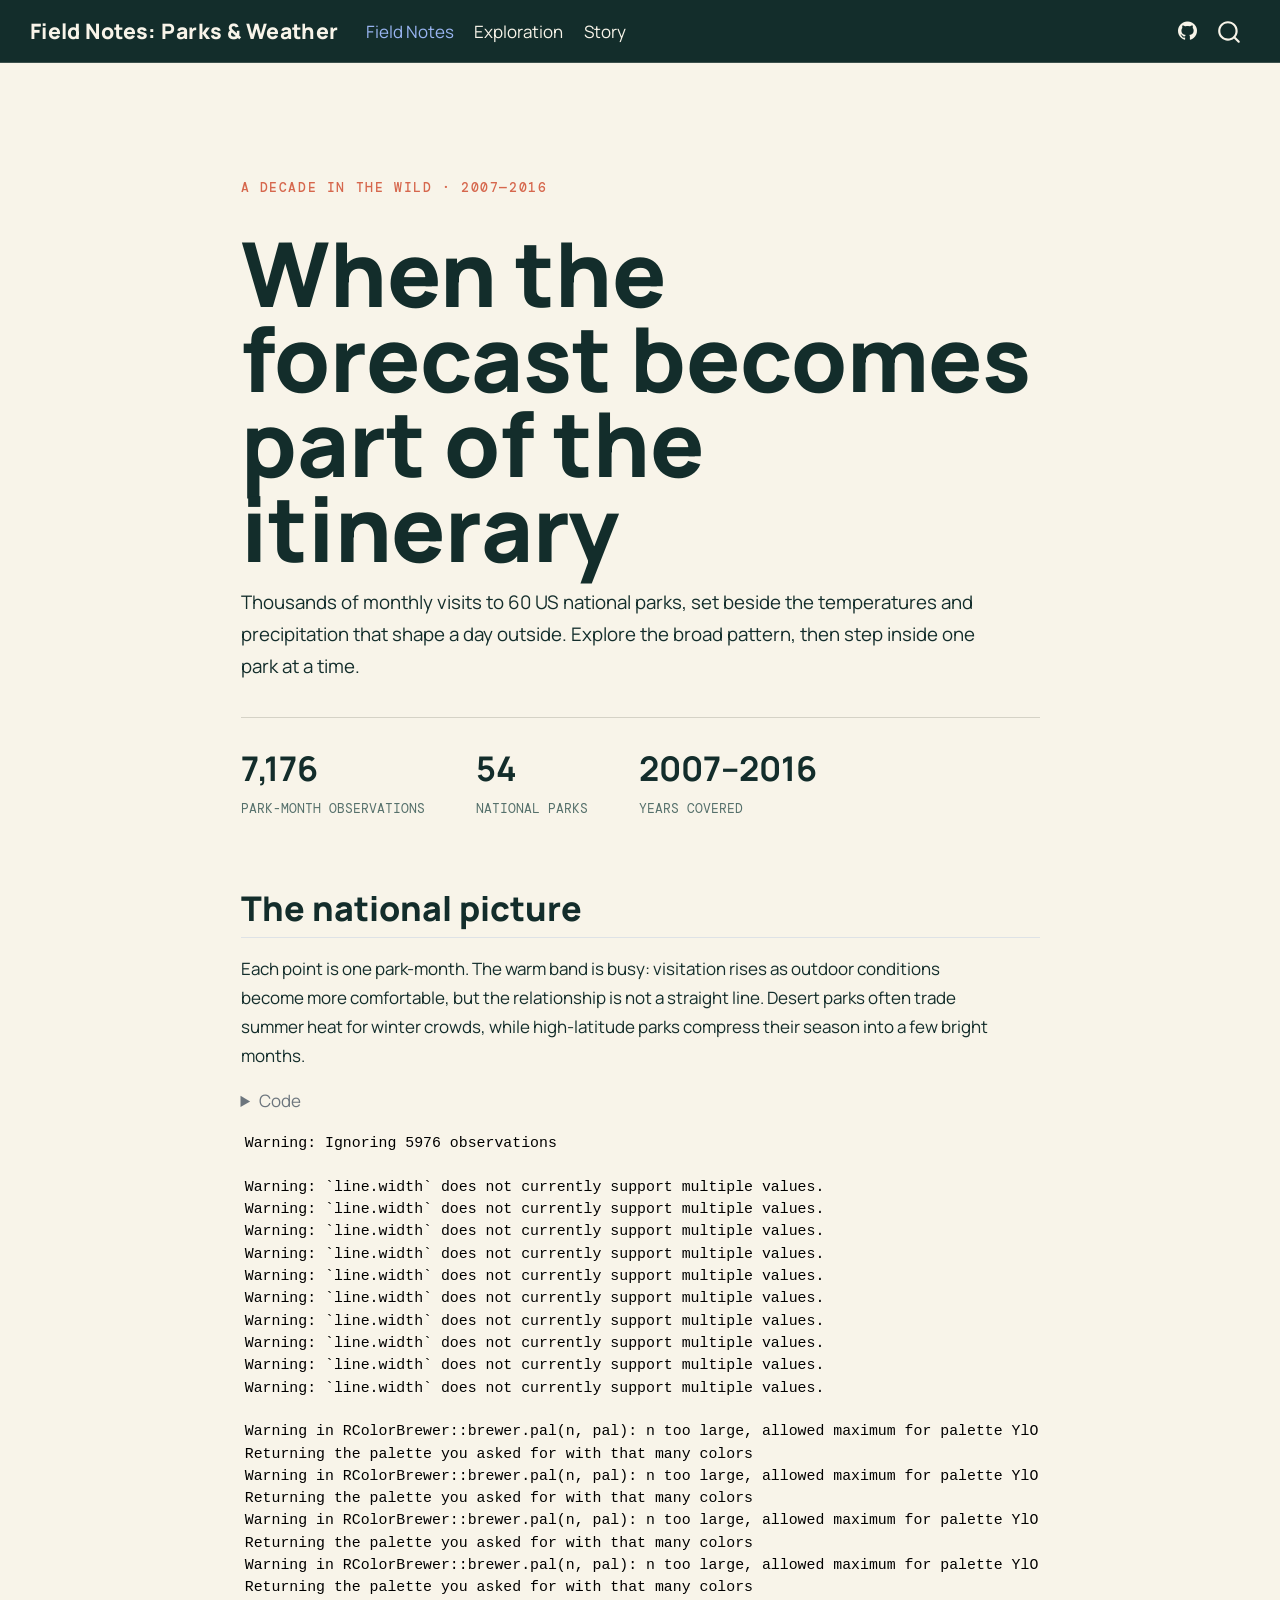
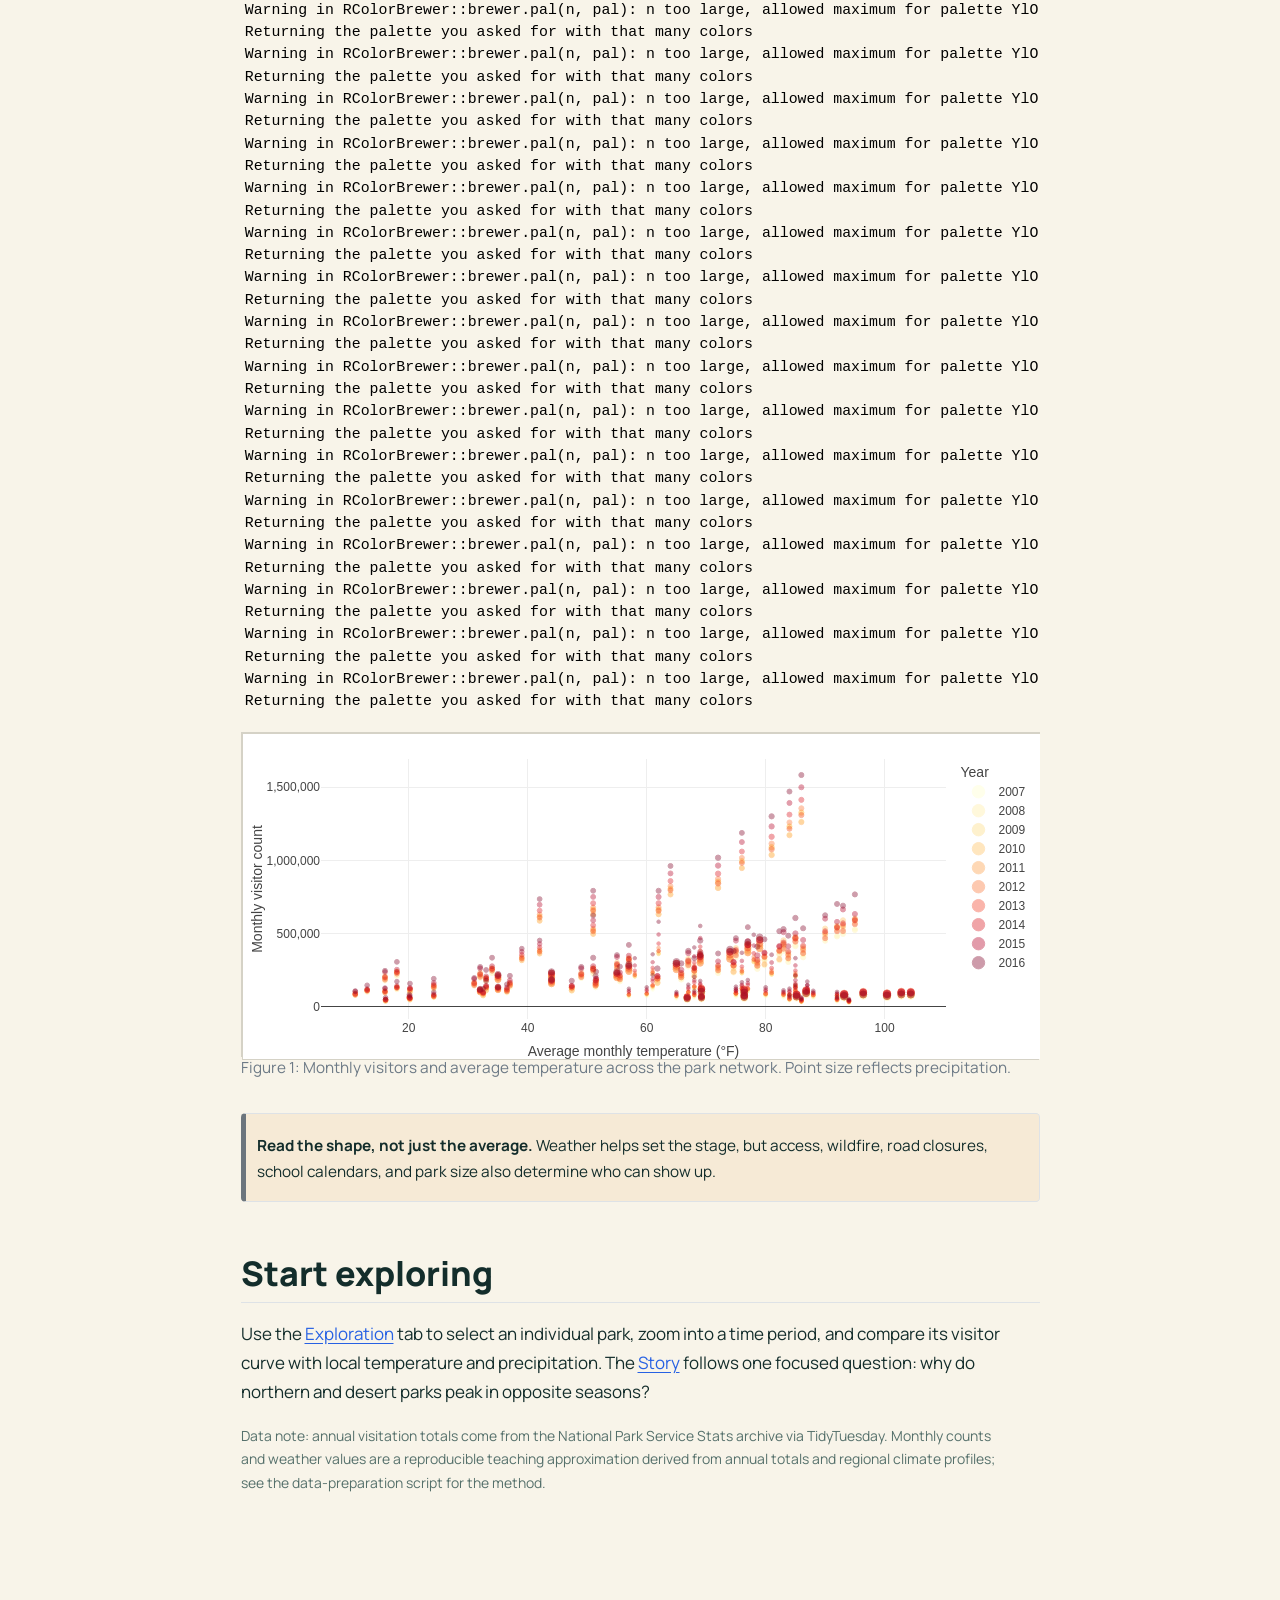
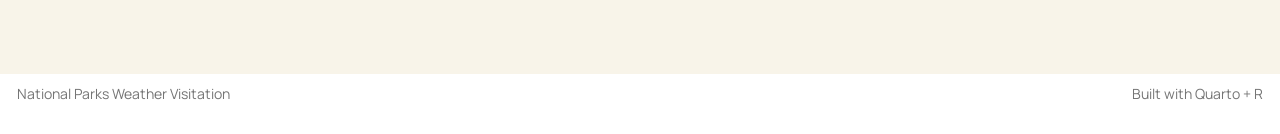
<file: index.html>
<!DOCTYPE html>
<html xmlns="http://www.w3.org/1999/xhtml" lang="en" xml:lang="en"><head>

<meta charset="utf-8">
<meta name="generator" content="quarto-1.10.18">

<meta name="viewport" content="width=device-width, initial-scale=1.0, user-scalable=yes">


<title>Field Notes – Field Notes: Parks &amp; Weather</title>
<style>
/* Default styles provided by pandoc.
** See https://pandoc.org/MANUAL.html#variables-for-html for config info.
*/
span.smallcaps{font-variant: small-caps;}
div.columns{display: flex; gap: 1.5em;}
div.column{flex: auto;}
@media screen {
div.columns{gap: min(4vw, 1.5em);}
div.column{overflow-x: auto;}
}
div.hanging-indent{margin-left: 1.5em; text-indent: -1.5em;}
ul.task-list{list-style: none;}
ul.task-list li input[type="checkbox"] {
  width: 0.8em;
  margin: 0 0.8em 0.2em -1em; /* quarto-specific, see https://github.com/quarto-dev/quarto-cli/issues/4556 */ 
  vertical-align: middle;
}
.display.math{display: block; text-align: center; margin: 0.5rem auto;}
/* CSS for syntax highlighting */
html { -webkit-text-size-adjust: 100%; }
pre > code.sourceCode { white-space: pre; position: relative; }
pre > code.sourceCode > span { display: inline-block; line-height: 1.25; }
pre > code.sourceCode > span:empty { height: 1.2em; }
.sourceCode { overflow: visible; }
code.sourceCode > span { color: inherit; text-decoration: inherit; }
div.sourceCode { margin: 1em 0; }
pre.sourceCode { margin: 0; }
@media screen {
div.sourceCode { overflow: auto; }
}
@media print {
pre > code.sourceCode { white-space: pre-wrap; }
pre > code.sourceCode > span { text-indent: -5em; padding-left: 5em; }
}
pre.numberSource code
  { counter-reset: source-line 0; }
pre.numberSource code > span
  { position: relative; left: -4em; counter-increment: source-line; }
pre.numberSource code > span > a:first-child::before
  { content: counter(source-line);
    position: relative; left: -1em; text-align: right; vertical-align: baseline;
    border: none; display: inline-block;
    -webkit-touch-callout: none; -webkit-user-select: none;
    -khtml-user-select: none; -moz-user-select: none;
    -ms-user-select: none; user-select: none;
    padding: 0 4px; width: 4em;
  }
pre.numberSource { margin-left: 3em;  padding-left: 4px; }
div.sourceCode
  {   }
@media screen {
pre > code.sourceCode > span > a:first-child::before { text-decoration: underline; }
}
</style>


<script src="site_libs/quarto-nav/quarto-nav.js"></script>
<script src="site_libs/quarto-nav/headroom.min.js"></script>
<script src="site_libs/clipboard/clipboard.min.js"></script>
<script src="site_libs/quarto-search/autocomplete.umd.js"></script>
<script src="site_libs/quarto-search/fuse.min.js"></script>
<script src="site_libs/quarto-search/quarto-search.js"></script>
<meta name="quarto:offset" content="./">
<script src="site_libs/quarto-html/quarto.js" type="module"></script>
<script src="site_libs/quarto-html/tabsets/tabsets.js" type="module"></script>
<script src="site_libs/quarto-html/popper.min.js"></script>
<script src="site_libs/quarto-html/tippy.umd.min.js"></script>
<script src="site_libs/quarto-html/anchor.min.js"></script>
<link href="site_libs/quarto-html/tippy.css" rel="stylesheet">
<link href="site_libs/quarto-html/quarto-syntax-highlighting-64a204ab8560d761af7679ceaba22944.css" rel="stylesheet" id="quarto-text-highlighting-styles">
<script src="site_libs/bootstrap/bootstrap.min.js"></script>
<link href="site_libs/bootstrap/bootstrap-icons.css" rel="stylesheet">
<link href="site_libs/bootstrap/bootstrap-5123f9e70f256fd4b2ef27fefea9a257.min.css" rel="stylesheet" append-hash="true" id="quarto-bootstrap" data-mode="light">
<script id="quarto-search-options" type="application/json">{
  "location": "navbar",
  "copy-button": false,
  "collapse-after": 3,
  "panel-placement": "end",
  "type": "overlay",
  "limit": 50,
  "keyboard-shortcut": [
    "f",
    "/",
    "s"
  ],
  "show-item-context": false,
  "language": {
    "search-no-results-text": "No results",
    "search-matching-documents-text": "matching documents",
    "search-copy-link-title": "Copy link to search",
    "search-hide-matches-text": "Hide additional matches",
    "search-more-match-text": "more match in this document",
    "search-more-matches-text": "more matches in this document",
    "search-clear-button-title": "Clear",
    "search-text-placeholder": "",
    "search-detached-cancel-button-title": "Cancel",
    "search-submit-button-title": "Submit",
    "search-label": "Search"
  }
}</script>
<style>html{ scroll-behavior: smooth; }</style>
<link href="site_libs/htmltools-fill-0.5.9/fill.css" rel="stylesheet">
<script src="site_libs/htmlwidgets-1.6.4/htmlwidgets.js"></script>
<script src="site_libs/plotly-binding-4.12.1/plotly.js"></script>
<script src="site_libs/typedarray-0.1/typedarray.min.js"></script>
<script src="site_libs/jquery-3.5.1/jquery.min.js"></script>
<link href="site_libs/crosstalk-1.2.2/css/crosstalk.min.css" rel="stylesheet">
<script src="site_libs/crosstalk-1.2.2/js/crosstalk.min.js"></script>
<link href="site_libs/plotly-htmlwidgets-css-2.25.2/plotly-htmlwidgets.css" rel="stylesheet">
<script src="site_libs/plotly-main-2.25.2/plotly-latest.min.js"></script>


</head>

<body class="nav-fixed fullcontent quarto-light">

<div id="quarto-search-results"></div>
  <header id="quarto-header" class="headroom fixed-top">
    <nav class="navbar navbar-expand-lg " data-bs-theme="dark">
      <div class="navbar-container container-fluid">
      <div class="navbar-brand-container mx-auto">
    <a class="navbar-brand" href="./index.html">
    <span class="navbar-title">Field Notes: Parks &amp; Weather</span>
    </a>
  </div>
            <div id="quarto-search" class="" title="Search"></div>
          <button class="navbar-toggler" type="button" data-bs-toggle="collapse" data-bs-target="#navbarCollapse" aria-controls="navbarCollapse" role="menu" aria-expanded="false" aria-label="Toggle navigation" onclick="if (window.quartoToggleHeadroom) { window.quartoToggleHeadroom(); }">
  <span class="navbar-toggler-icon"></span>
</button>
          <div class="collapse navbar-collapse" id="navbarCollapse">
            <ul class="navbar-nav navbar-nav-scroll me-auto">
  <li class="nav-item">
    <a class="nav-link active" href="./index.html" aria-current="page"> 
<span class="menu-text">Field Notes</span></a>
  </li>  
  <li class="nav-item">
    <a class="nav-link" href="./exploration.html"> 
<span class="menu-text">Exploration</span></a>
  </li>  
  <li class="nav-item">
    <a class="nav-link" href="./story.html"> 
<span class="menu-text">Story</span></a>
  </li>  
</ul>
            <ul class="navbar-nav navbar-nav-scroll ms-auto">
  <li class="nav-item compact">
    <a class="nav-link" href="https://github.com/"> <i class="bi bi-github" role="img" aria-label="GitHub">
</i> 
<span class="menu-text"></span></a>
  </li>  
</ul>
          </div> <!-- /navcollapse -->
            <div class="quarto-navbar-tools">
</div>
      </div> <!-- /container-fluid -->
    </nav>
</header>
<!-- content -->
<div id="quarto-content" class="quarto-container page-columns page-rows-contents page-layout-article page-navbar">
<!-- sidebar -->
<!-- margin-sidebar -->
    
<!-- main -->
<main class="content" id="quarto-document-content">

<header id="title-block-header" class="quarto-title-block default">
<div class="quarto-title">
<h1 class="title">Field Notes</h1>
</div>



<div class="quarto-title-meta">

    
  
    
  </div>
  


</header>


<div class="hero">
<div class="hero-kicker">
A decade in the wild · 2007—2016
</div>
<section id="when-the-forecast-becomes-part-of-the-itinerary" class="level1">
<h1>When the forecast becomes part of the itinerary</h1>
<p>Thousands of monthly visits to 60 US national parks, set beside the temperatures and precipitation that shape a day outside. Explore the broad pattern, then step inside one park at a time.</p>
<div class="metric-row">
<div class="metric">
<strong>7,176</strong><span>park-month observations</span>
</div>
<div class="metric">
<strong>54</strong><span>national parks</span>
</div>
<div class="metric">
<strong>2007–2016</strong><span>years covered</span>
</div>
</div>
</section>
</div>
<section id="the-national-picture" class="level2">
<h2 class="anchored" data-anchor-id="the-national-picture">The national picture</h2>
<p>Each point is one park-month. The warm band is busy: visitation rises as outdoor conditions become more comfortable, but the relationship is not a straight line. Desert parks often trade summer heat for winter crowds, while high-latitude parks compress their season into a few bright months.</p>
<div class="cell">
<details class="code-fold">
<summary>Code</summary>
<div class="code-copy-outer-scaffold"><div class="sourceCode cell-code" id="cb1"><pre class="sourceCode r code-with-copy"><code class="sourceCode r"><span id="cb1-1"><a href="#cb1-1" aria-hidden="true" tabindex="-1"></a>overview <span class="ot">&lt;-</span> parks <span class="sc">|&gt;</span></span>
<span id="cb1-2"><a href="#cb1-2" aria-hidden="true" tabindex="-1"></a>  <span class="fu">mutate</span>(<span class="at">year =</span> <span class="fu">factor</span>(year))</span>
<span id="cb1-3"><a href="#cb1-3" aria-hidden="true" tabindex="-1"></a></span>
<span id="cb1-4"><a href="#cb1-4" aria-hidden="true" tabindex="-1"></a><span class="fu">plot_ly</span>(</span>
<span id="cb1-5"><a href="#cb1-5" aria-hidden="true" tabindex="-1"></a>  overview,</span>
<span id="cb1-6"><a href="#cb1-6" aria-hidden="true" tabindex="-1"></a>  <span class="at">x =</span> <span class="sc">~</span>average_temperature_f,</span>
<span id="cb1-7"><a href="#cb1-7" aria-hidden="true" tabindex="-1"></a>  <span class="at">y =</span> <span class="sc">~</span>visitor_count,</span>
<span id="cb1-8"><a href="#cb1-8" aria-hidden="true" tabindex="-1"></a>  <span class="at">type =</span> <span class="st">"scatter"</span>,</span>
<span id="cb1-9"><a href="#cb1-9" aria-hidden="true" tabindex="-1"></a>  <span class="at">mode =</span> <span class="st">"markers"</span>,</span>
<span id="cb1-10"><a href="#cb1-10" aria-hidden="true" tabindex="-1"></a>  <span class="at">color =</span> <span class="sc">~</span>year,</span>
<span id="cb1-11"><a href="#cb1-11" aria-hidden="true" tabindex="-1"></a>  <span class="at">colors =</span> <span class="st">"YlOrRd"</span>,</span>
<span id="cb1-12"><a href="#cb1-12" aria-hidden="true" tabindex="-1"></a>  <span class="at">size =</span> <span class="sc">~</span>precipitation_in,</span>
<span id="cb1-13"><a href="#cb1-13" aria-hidden="true" tabindex="-1"></a>  <span class="at">sizes =</span> <span class="fu">c</span>(<span class="dv">6</span>, <span class="dv">28</span>),</span>
<span id="cb1-14"><a href="#cb1-14" aria-hidden="true" tabindex="-1"></a>  <span class="at">opacity =</span> .<span class="dv">55</span>,</span>
<span id="cb1-15"><a href="#cb1-15" aria-hidden="true" tabindex="-1"></a>  <span class="at">text =</span> <span class="sc">~</span><span class="fu">paste</span>(park_name, month_name, year, <span class="at">sep =</span> <span class="st">" · "</span>),</span>
<span id="cb1-16"><a href="#cb1-16" aria-hidden="true" tabindex="-1"></a>  <span class="at">hovertemplate =</span> <span class="st">"%{text}&lt;br&gt;%{x:.0f}°F · %{y:,.0f} visits&lt;extra&gt;&lt;/extra&gt;"</span></span>
<span id="cb1-17"><a href="#cb1-17" aria-hidden="true" tabindex="-1"></a>) <span class="sc">|&gt;</span></span>
<span id="cb1-18"><a href="#cb1-18" aria-hidden="true" tabindex="-1"></a>  <span class="fu">layout</span>(</span>
<span id="cb1-19"><a href="#cb1-19" aria-hidden="true" tabindex="-1"></a>    <span class="at">xaxis =</span> <span class="fu">list</span>(<span class="at">title =</span> <span class="st">"Average monthly temperature (°F)"</span>, <span class="at">zeroline =</span> <span class="cn">FALSE</span>),</span>
<span id="cb1-20"><a href="#cb1-20" aria-hidden="true" tabindex="-1"></a>    <span class="at">yaxis =</span> <span class="fu">list</span>(<span class="at">title =</span> <span class="st">"Monthly visitor count"</span>, <span class="at">tickformat =</span> <span class="st">","</span>),</span>
<span id="cb1-21"><a href="#cb1-21" aria-hidden="true" tabindex="-1"></a>    <span class="at">legend =</span> <span class="fu">list</span>(<span class="at">title =</span> <span class="fu">list</span>(<span class="at">text =</span> <span class="st">"Year"</span>))</span>
<span id="cb1-22"><a href="#cb1-22" aria-hidden="true" tabindex="-1"></a>  )</span></code></pre></div><button title="Copy to Clipboard" class="code-copy-button"><i class="bi"></i></button></div>
</details>
<div class="cell-output cell-output-stderr">
<pre><code>Warning: Ignoring 5976 observations</code></pre>
</div>
<div class="cell-output cell-output-stderr">
<pre><code>Warning: `line.width` does not currently support multiple values.
Warning: `line.width` does not currently support multiple values.
Warning: `line.width` does not currently support multiple values.
Warning: `line.width` does not currently support multiple values.
Warning: `line.width` does not currently support multiple values.
Warning: `line.width` does not currently support multiple values.
Warning: `line.width` does not currently support multiple values.
Warning: `line.width` does not currently support multiple values.
Warning: `line.width` does not currently support multiple values.
Warning: `line.width` does not currently support multiple values.</code></pre>
</div>
<div class="cell-output cell-output-stderr">
<pre><code>Warning in RColorBrewer::brewer.pal(n, pal): n too large, allowed maximum for palette YlOrRd is 9
Returning the palette you asked for with that many colors
Warning in RColorBrewer::brewer.pal(n, pal): n too large, allowed maximum for palette YlOrRd is 9
Returning the palette you asked for with that many colors
Warning in RColorBrewer::brewer.pal(n, pal): n too large, allowed maximum for palette YlOrRd is 9
Returning the palette you asked for with that many colors
Warning in RColorBrewer::brewer.pal(n, pal): n too large, allowed maximum for palette YlOrRd is 9
Returning the palette you asked for with that many colors
Warning in RColorBrewer::brewer.pal(n, pal): n too large, allowed maximum for palette YlOrRd is 9
Returning the palette you asked for with that many colors
Warning in RColorBrewer::brewer.pal(n, pal): n too large, allowed maximum for palette YlOrRd is 9
Returning the palette you asked for with that many colors
Warning in RColorBrewer::brewer.pal(n, pal): n too large, allowed maximum for palette YlOrRd is 9
Returning the palette you asked for with that many colors
Warning in RColorBrewer::brewer.pal(n, pal): n too large, allowed maximum for palette YlOrRd is 9
Returning the palette you asked for with that many colors
Warning in RColorBrewer::brewer.pal(n, pal): n too large, allowed maximum for palette YlOrRd is 9
Returning the palette you asked for with that many colors
Warning in RColorBrewer::brewer.pal(n, pal): n too large, allowed maximum for palette YlOrRd is 9
Returning the palette you asked for with that many colors
Warning in RColorBrewer::brewer.pal(n, pal): n too large, allowed maximum for palette YlOrRd is 9
Returning the palette you asked for with that many colors
Warning in RColorBrewer::brewer.pal(n, pal): n too large, allowed maximum for palette YlOrRd is 9
Returning the palette you asked for with that many colors
Warning in RColorBrewer::brewer.pal(n, pal): n too large, allowed maximum for palette YlOrRd is 9
Returning the palette you asked for with that many colors
Warning in RColorBrewer::brewer.pal(n, pal): n too large, allowed maximum for palette YlOrRd is 9
Returning the palette you asked for with that many colors
Warning in RColorBrewer::brewer.pal(n, pal): n too large, allowed maximum for palette YlOrRd is 9
Returning the palette you asked for with that many colors
Warning in RColorBrewer::brewer.pal(n, pal): n too large, allowed maximum for palette YlOrRd is 9
Returning the palette you asked for with that many colors
Warning in RColorBrewer::brewer.pal(n, pal): n too large, allowed maximum for palette YlOrRd is 9
Returning the palette you asked for with that many colors
Warning in RColorBrewer::brewer.pal(n, pal): n too large, allowed maximum for palette YlOrRd is 9
Returning the palette you asked for with that many colors
Warning in RColorBrewer::brewer.pal(n, pal): n too large, allowed maximum for palette YlOrRd is 9
Returning the palette you asked for with that many colors
Warning in RColorBrewer::brewer.pal(n, pal): n too large, allowed maximum for palette YlOrRd is 9
Returning the palette you asked for with that many colors</code></pre>
</div>
<div id="fig-overview" class="cell-output-display quarto-float quarto-figure quarto-figure-center anchored">
<figure class="quarto-float quarto-float-fig figure">
<div aria-describedby="fig-overview-caption-0ceaefa1-69ba-4598-a22c-09a6ac19f8ca">
<div class="plotly html-widget html-fill-item" id="htmlwidget-17612a39a07a8bd3479e" style="width:100%;height:325px;"></div>
<script type="application/json" data-for="htmlwidget-17612a39a07a8bd3479e">{"x":{"visdat":{"2fda7928a5cd":["function () ","plotlyVisDat"]},"cur_data":"2fda7928a5cd","attrs":{"2fda7928a5cd":{"x":{},"y":{},"mode":"markers","opacity":0.55000000000000004,"text":{},"hovertemplate":"%{text}<br>%{x:.0f}°F · %{y:,.0f} visits<extra><\/extra>","color":{},"size":{},"colors":"YlOrRd","alpha_stroke":1,"sizes":[6,28],"spans":[1,20],"type":"scatter"}},"layout":{"margin":{"b":40,"l":60,"t":25,"r":10},"xaxis":{"domain":[0,1],"automargin":true,"title":"Average monthly temperature (°F)","zeroline":false},"yaxis":{"domain":[0,1],"automargin":true,"title":"Monthly visitor count","tickformat":","},"legend":{"title":{"text":"Year"}},"hovermode":"closest","showlegend":true},"source":"A","config":{"modeBarButtonsToAdd":["hoverclosest","hovercompare"],"showSendToCloud":false},"data":[{"x":[57,60,67,75,80,84,86,86,84,77,68,61,65,68,75,83,88,92,94,94,92,85,76,69,16.100000000000001,20.199999999999999,32.5,47.399999999999999,61.799999999999997,74.599999999999994,82.299999999999997,79.799999999999997,68,51.5,33,20.199999999999999,32,35,44,55,65,74,79,77,69,57,44,35,11,16,31,49,67,83,93,90,75,55,32,16,13,18,33,51,69,85,95,92,77,57,34,18,58,61,68,76,81,85,87,87,85,78,69,62,20.100000000000001,66.799999999999997,39,24.199999999999999,69.200000000000003,42,36.5,76.400000000000006,51,51.399999999999999,85.200000000000003,62,65.799999999999997,93.200000000000003,72,78.599999999999994,100.40000000000001,81,86.299999999999997,104.40000000000001,86,83.799999999999997,102.8,84,72,96.400000000000006,76,55.5,86.799999999999997,64,37,76.400000000000006,51,24.199999999999999,69.200000000000003,42],"y":[66228,71485,80946,73587,70959,42313,29435,34165,66228,98291,110381,116163,54213,58515,66260,60237,58085,34636,24095,27967,54213,80459,90355,95088,42500,52273,85634,124448,183722,268638,364405,324862,233308,168146,124448,110944,104604,119547,164378,209208,268982,343699,418416,388529,313812,254038,209208,194265,78584,94108,144655,200321,281236,391549,510643,462027,346298,260351,200321,181250,101228,118821,174123,232561,314420,421946,534285,488823,378309,293577,232561,212773,204594,220831,250059,227326,219207,130713,90930,105544,204594,303643,340989,358851,54916,63572,328029,65765,68113,374890,101088,74924,515474,139989,79465,656058,196534,81735,843503,273623,84857,1077809,356848,95358,1312115,322875,95926,1218393,242001,95358,984087,181939,106143,796642,139989,111251,656058,126661,118062,609196],"mode":"markers","opacity":0.55000000000000004,"text":["Arches · January · 2007","Arches · February · 2007","Arches · March · 2007","Arches · April · 2007","Arches · May · 2007","Arches · June · 2007","Arches · July · 2007","Arches · August · 2007","Arches · September · 2007","Arches · October · 2007","Arches · November · 2007","Arches · December · 2007","Death Valley · January · 2007","Death Valley · February · 2007","Death Valley · March · 2007","Death Valley · April · 2007","Death Valley · May · 2007","Death Valley · June · 2007","Death Valley · July · 2007","Death Valley · August · 2007","Death Valley · September · 2007","Death Valley · October · 2007","Death Valley · November · 2007","Death Valley · December · 2007","Glacier · January · 2007","Glacier · February · 2007","Glacier · March · 2007","Glacier · April · 2007","Glacier · May · 2007","Glacier · June · 2007","Glacier · July · 2007","Glacier · August · 2007","Glacier · September · 2007","Glacier · October · 2007","Glacier · November · 2007","Glacier · December · 2007","Olympic · January · 2007","Olympic · February · 2007","Olympic · March · 2007","Olympic · April · 2007","Olympic · May · 2007","Olympic · June · 2007","Olympic · July · 2007","Olympic · August · 2007","Olympic · September · 2007","Olympic · October · 2007","Olympic · November · 2007","Olympic · December · 2007","Yellowstone · January · 2007","Yellowstone · February · 2007","Yellowstone · March · 2007","Yellowstone · April · 2007","Yellowstone · May · 2007","Yellowstone · June · 2007","Yellowstone · July · 2007","Yellowstone · August · 2007","Yellowstone · September · 2007","Yellowstone · October · 2007","Yellowstone · November · 2007","Yellowstone · December · 2007","Yosemite · January · 2007","Yosemite · February · 2007","Yosemite · March · 2007","Yosemite · April · 2007","Yosemite · May · 2007","Yosemite · June · 2007","Yosemite · July · 2007","Yosemite · August · 2007","Yosemite · September · 2007","Yosemite · October · 2007","Yosemite · November · 2007","Yosemite · December · 2007","Zion · January · 2007","Zion · February · 2007","Zion · March · 2007","Zion · April · 2007","Zion · May · 2007","Zion · June · 2007","Zion · July · 2007","Zion · August · 2007","Zion · September · 2007","Zion · October · 2007","Zion · November · 2007","Zion · December · 2007","NA · January · 2007","NA · January · 2007","NA · January · 2007","NA · February · 2007","NA · February · 2007","NA · February · 2007","NA · March · 2007","NA · March · 2007","NA · March · 2007","NA · April · 2007","NA · April · 2007","NA · April · 2007","NA · May · 2007","NA · May · 2007","NA · May · 2007","NA · June · 2007","NA · June · 2007","NA · June · 2007","NA · July · 2007","NA · July · 2007","NA · July · 2007","NA · August · 2007","NA · August · 2007","NA · August · 2007","NA · September · 2007","NA · September · 2007","NA · September · 2007","NA · October · 2007","NA · October · 2007","NA · October · 2007","NA · November · 2007","NA · November · 2007","NA · November · 2007","NA · December · 2007","NA · December · 2007","NA · December · 2007"],"hovertemplate":["%{text}<br>%{x:.0f}°F · %{y:,.0f} visits<extra><\/extra>","%{text}<br>%{x:.0f}°F · %{y:,.0f} visits<extra><\/extra>","%{text}<br>%{x:.0f}°F · %{y:,.0f} visits<extra><\/extra>","%{text}<br>%{x:.0f}°F · %{y:,.0f} visits<extra><\/extra>","%{text}<br>%{x:.0f}°F · %{y:,.0f} visits<extra><\/extra>","%{text}<br>%{x:.0f}°F · %{y:,.0f} visits<extra><\/extra>","%{text}<br>%{x:.0f}°F · %{y:,.0f} visits<extra><\/extra>","%{text}<br>%{x:.0f}°F · %{y:,.0f} visits<extra><\/extra>","%{text}<br>%{x:.0f}°F · %{y:,.0f} visits<extra><\/extra>","%{text}<br>%{x:.0f}°F · %{y:,.0f} visits<extra><\/extra>","%{text}<br>%{x:.0f}°F · %{y:,.0f} visits<extra><\/extra>","%{text}<br>%{x:.0f}°F · %{y:,.0f} visits<extra><\/extra>","%{text}<br>%{x:.0f}°F · %{y:,.0f} visits<extra><\/extra>","%{text}<br>%{x:.0f}°F · %{y:,.0f} visits<extra><\/extra>","%{text}<br>%{x:.0f}°F · %{y:,.0f} visits<extra><\/extra>","%{text}<br>%{x:.0f}°F · %{y:,.0f} visits<extra><\/extra>","%{text}<br>%{x:.0f}°F · %{y:,.0f} visits<extra><\/extra>","%{text}<br>%{x:.0f}°F · %{y:,.0f} visits<extra><\/extra>","%{text}<br>%{x:.0f}°F · %{y:,.0f} visits<extra><\/extra>","%{text}<br>%{x:.0f}°F · %{y:,.0f} visits<extra><\/extra>","%{text}<br>%{x:.0f}°F · %{y:,.0f} visits<extra><\/extra>","%{text}<br>%{x:.0f}°F · %{y:,.0f} visits<extra><\/extra>","%{text}<br>%{x:.0f}°F · %{y:,.0f} visits<extra><\/extra>","%{text}<br>%{x:.0f}°F · %{y:,.0f} visits<extra><\/extra>","%{text}<br>%{x:.0f}°F · %{y:,.0f} visits<extra><\/extra>","%{text}<br>%{x:.0f}°F · %{y:,.0f} visits<extra><\/extra>","%{text}<br>%{x:.0f}°F · %{y:,.0f} visits<extra><\/extra>","%{text}<br>%{x:.0f}°F · %{y:,.0f} visits<extra><\/extra>","%{text}<br>%{x:.0f}°F · %{y:,.0f} visits<extra><\/extra>","%{text}<br>%{x:.0f}°F · %{y:,.0f} visits<extra><\/extra>","%{text}<br>%{x:.0f}°F · %{y:,.0f} visits<extra><\/extra>","%{text}<br>%{x:.0f}°F · %{y:,.0f} visits<extra><\/extra>","%{text}<br>%{x:.0f}°F · %{y:,.0f} visits<extra><\/extra>","%{text}<br>%{x:.0f}°F · %{y:,.0f} visits<extra><\/extra>","%{text}<br>%{x:.0f}°F · %{y:,.0f} visits<extra><\/extra>","%{text}<br>%{x:.0f}°F · %{y:,.0f} visits<extra><\/extra>","%{text}<br>%{x:.0f}°F · %{y:,.0f} visits<extra><\/extra>","%{text}<br>%{x:.0f}°F · %{y:,.0f} visits<extra><\/extra>","%{text}<br>%{x:.0f}°F · %{y:,.0f} visits<extra><\/extra>","%{text}<br>%{x:.0f}°F · %{y:,.0f} visits<extra><\/extra>","%{text}<br>%{x:.0f}°F · %{y:,.0f} visits<extra><\/extra>","%{text}<br>%{x:.0f}°F · %{y:,.0f} visits<extra><\/extra>","%{text}<br>%{x:.0f}°F · %{y:,.0f} visits<extra><\/extra>","%{text}<br>%{x:.0f}°F · %{y:,.0f} visits<extra><\/extra>","%{text}<br>%{x:.0f}°F · %{y:,.0f} visits<extra><\/extra>","%{text}<br>%{x:.0f}°F · %{y:,.0f} visits<extra><\/extra>","%{text}<br>%{x:.0f}°F · %{y:,.0f} visits<extra><\/extra>","%{text}<br>%{x:.0f}°F · %{y:,.0f} visits<extra><\/extra>","%{text}<br>%{x:.0f}°F · %{y:,.0f} visits<extra><\/extra>","%{text}<br>%{x:.0f}°F · %{y:,.0f} visits<extra><\/extra>","%{text}<br>%{x:.0f}°F · %{y:,.0f} visits<extra><\/extra>","%{text}<br>%{x:.0f}°F · %{y:,.0f} visits<extra><\/extra>","%{text}<br>%{x:.0f}°F · %{y:,.0f} visits<extra><\/extra>","%{text}<br>%{x:.0f}°F · %{y:,.0f} visits<extra><\/extra>","%{text}<br>%{x:.0f}°F · %{y:,.0f} visits<extra><\/extra>","%{text}<br>%{x:.0f}°F · %{y:,.0f} visits<extra><\/extra>","%{text}<br>%{x:.0f}°F · %{y:,.0f} visits<extra><\/extra>","%{text}<br>%{x:.0f}°F · %{y:,.0f} visits<extra><\/extra>","%{text}<br>%{x:.0f}°F · %{y:,.0f} visits<extra><\/extra>","%{text}<br>%{x:.0f}°F · %{y:,.0f} visits<extra><\/extra>","%{text}<br>%{x:.0f}°F · %{y:,.0f} visits<extra><\/extra>","%{text}<br>%{x:.0f}°F · %{y:,.0f} visits<extra><\/extra>","%{text}<br>%{x:.0f}°F · %{y:,.0f} visits<extra><\/extra>","%{text}<br>%{x:.0f}°F · %{y:,.0f} visits<extra><\/extra>","%{text}<br>%{x:.0f}°F · %{y:,.0f} visits<extra><\/extra>","%{text}<br>%{x:.0f}°F · %{y:,.0f} visits<extra><\/extra>","%{text}<br>%{x:.0f}°F · %{y:,.0f} visits<extra><\/extra>","%{text}<br>%{x:.0f}°F · %{y:,.0f} visits<extra><\/extra>","%{text}<br>%{x:.0f}°F · %{y:,.0f} visits<extra><\/extra>","%{text}<br>%{x:.0f}°F · %{y:,.0f} visits<extra><\/extra>","%{text}<br>%{x:.0f}°F · %{y:,.0f} visits<extra><\/extra>","%{text}<br>%{x:.0f}°F · %{y:,.0f} visits<extra><\/extra>","%{text}<br>%{x:.0f}°F · %{y:,.0f} visits<extra><\/extra>","%{text}<br>%{x:.0f}°F · %{y:,.0f} visits<extra><\/extra>","%{text}<br>%{x:.0f}°F · %{y:,.0f} visits<extra><\/extra>","%{text}<br>%{x:.0f}°F · %{y:,.0f} visits<extra><\/extra>","%{text}<br>%{x:.0f}°F · %{y:,.0f} visits<extra><\/extra>","%{text}<br>%{x:.0f}°F · %{y:,.0f} visits<extra><\/extra>","%{text}<br>%{x:.0f}°F · %{y:,.0f} visits<extra><\/extra>","%{text}<br>%{x:.0f}°F · %{y:,.0f} visits<extra><\/extra>","%{text}<br>%{x:.0f}°F · %{y:,.0f} visits<extra><\/extra>","%{text}<br>%{x:.0f}°F · %{y:,.0f} visits<extra><\/extra>","%{text}<br>%{x:.0f}°F · %{y:,.0f} visits<extra><\/extra>","%{text}<br>%{x:.0f}°F · %{y:,.0f} visits<extra><\/extra>","%{text}<br>%{x:.0f}°F · %{y:,.0f} visits<extra><\/extra>","%{text}<br>%{x:.0f}°F · %{y:,.0f} visits<extra><\/extra>","%{text}<br>%{x:.0f}°F · %{y:,.0f} visits<extra><\/extra>","%{text}<br>%{x:.0f}°F · %{y:,.0f} visits<extra><\/extra>","%{text}<br>%{x:.0f}°F · %{y:,.0f} visits<extra><\/extra>","%{text}<br>%{x:.0f}°F · %{y:,.0f} visits<extra><\/extra>","%{text}<br>%{x:.0f}°F · %{y:,.0f} visits<extra><\/extra>","%{text}<br>%{x:.0f}°F · %{y:,.0f} visits<extra><\/extra>","%{text}<br>%{x:.0f}°F · %{y:,.0f} visits<extra><\/extra>","%{text}<br>%{x:.0f}°F · %{y:,.0f} visits<extra><\/extra>","%{text}<br>%{x:.0f}°F · %{y:,.0f} visits<extra><\/extra>","%{text}<br>%{x:.0f}°F · %{y:,.0f} visits<extra><\/extra>","%{text}<br>%{x:.0f}°F · %{y:,.0f} visits<extra><\/extra>","%{text}<br>%{x:.0f}°F · %{y:,.0f} visits<extra><\/extra>","%{text}<br>%{x:.0f}°F · %{y:,.0f} visits<extra><\/extra>","%{text}<br>%{x:.0f}°F · %{y:,.0f} visits<extra><\/extra>","%{text}<br>%{x:.0f}°F · %{y:,.0f} visits<extra><\/extra>","%{text}<br>%{x:.0f}°F · %{y:,.0f} visits<extra><\/extra>","%{text}<br>%{x:.0f}°F · %{y:,.0f} visits<extra><\/extra>","%{text}<br>%{x:.0f}°F · %{y:,.0f} visits<extra><\/extra>","%{text}<br>%{x:.0f}°F · %{y:,.0f} visits<extra><\/extra>","%{text}<br>%{x:.0f}°F · %{y:,.0f} visits<extra><\/extra>","%{text}<br>%{x:.0f}°F · %{y:,.0f} visits<extra><\/extra>","%{text}<br>%{x:.0f}°F · %{y:,.0f} visits<extra><\/extra>","%{text}<br>%{x:.0f}°F · %{y:,.0f} visits<extra><\/extra>","%{text}<br>%{x:.0f}°F · %{y:,.0f} visits<extra><\/extra>","%{text}<br>%{x:.0f}°F · %{y:,.0f} visits<extra><\/extra>","%{text}<br>%{x:.0f}°F · %{y:,.0f} visits<extra><\/extra>","%{text}<br>%{x:.0f}°F · %{y:,.0f} visits<extra><\/extra>","%{text}<br>%{x:.0f}°F · %{y:,.0f} visits<extra><\/extra>","%{text}<br>%{x:.0f}°F · %{y:,.0f} visits<extra><\/extra>","%{text}<br>%{x:.0f}°F · %{y:,.0f} visits<extra><\/extra>","%{text}<br>%{x:.0f}°F · %{y:,.0f} visits<extra><\/extra>","%{text}<br>%{x:.0f}°F · %{y:,.0f} visits<extra><\/extra>","%{text}<br>%{x:.0f}°F · %{y:,.0f} visits<extra><\/extra>","%{text}<br>%{x:.0f}°F · %{y:,.0f} visits<extra><\/extra>"],"type":"scatter","name":"2007","marker":{"color":"rgba(255,255,204,1)","size":[6,6,6.34375,6.6875,7.3750000000000009,7.03125,6.6875,6.6875,6.6875,6.6875,6.6875,6.34375,6,6,6.34375,6.6875,7.3750000000000009,7.03125,6.6875,6.6875,6.6875,6.6875,6.6875,6.34375,10.8125,10.125,11.84375,12.875,14.250000000000002,13.90625,12.875,12.53125,12.1875,12.1875,12.1875,11.5,16.65625,15.281250000000002,18.375,20.4375,22.84375,22.156250000000004,20.4375,19.75,19.0625,19.0625,19.0625,17.6875,10.8125,10.125,11.84375,12.875,14.250000000000002,13.90625,12.875,12.53125,12.1875,12.1875,12.1875,11.5,10.8125,10.125,11.84375,12.875,14.250000000000002,13.90625,12.875,12.53125,12.1875,12.1875,12.1875,11.5,6,6,6.34375,6.6875,7.3750000000000009,7.03125,6.6875,6.6875,6.6875,6.6875,6.6875,6.34375,10.8125,20.09375,10.8125,10.125,18.71875,10.125,11.84375,22.5,11.84375,12.875,24.906250000000004,12.875,14.250000000000002,28,14.250000000000002,13.90625,27.312500000000004,13.90625,12.875,24.906250000000004,12.875,12.53125,24.21875,12.53125,12.1875,23.53125,12.1875,12.1875,23.53125,12.1875,12.1875,23.53125,12.1875,11.5,21.8125,11.5],"sizemode":"area","line":{"color":"rgba(255,255,204,1)"}},"textfont":{"color":"rgba(255,255,204,1)","size":[6,6,6.34375,6.6875,7.3750000000000009,7.03125,6.6875,6.6875,6.6875,6.6875,6.6875,6.34375,6,6,6.34375,6.6875,7.3750000000000009,7.03125,6.6875,6.6875,6.6875,6.6875,6.6875,6.34375,10.8125,10.125,11.84375,12.875,14.250000000000002,13.90625,12.875,12.53125,12.1875,12.1875,12.1875,11.5,16.65625,15.281250000000002,18.375,20.4375,22.84375,22.156250000000004,20.4375,19.75,19.0625,19.0625,19.0625,17.6875,10.8125,10.125,11.84375,12.875,14.250000000000002,13.90625,12.875,12.53125,12.1875,12.1875,12.1875,11.5,10.8125,10.125,11.84375,12.875,14.250000000000002,13.90625,12.875,12.53125,12.1875,12.1875,12.1875,11.5,6,6,6.34375,6.6875,7.3750000000000009,7.03125,6.6875,6.6875,6.6875,6.6875,6.6875,6.34375,10.8125,20.09375,10.8125,10.125,18.71875,10.125,11.84375,22.5,11.84375,12.875,24.906250000000004,12.875,14.250000000000002,28,14.250000000000002,13.90625,27.312500000000004,13.90625,12.875,24.906250000000004,12.875,12.53125,24.21875,12.53125,12.1875,23.53125,12.1875,12.1875,23.53125,12.1875,12.1875,23.53125,12.1875,11.5,21.8125,11.5]},"error_y":{"color":"rgba(255,255,204,1)","width":[]},"error_x":{"color":"rgba(255,255,204,1)","width":[]},"line":{"color":"rgba(255,255,204,1)"},"xaxis":"x","yaxis":"y","frame":null},{"x":[57,60,67,75,80,84,86,86,84,77,68,61,65,68,75,83,88,92,94,94,92,85,76,69,16.100000000000001,20.199999999999999,32.5,47.399999999999999,61.799999999999997,74.599999999999994,82.299999999999997,79.799999999999997,68,51.5,33,20.199999999999999,32,35,44,55,65,74,79,77,69,57,44,35,11,16,31,49,67,83,93,90,75,55,32,16,13,18,33,51,69,85,95,92,77,57,34,18,58,61,68,76,81,85,87,87,85,78,69,62,20.100000000000001,66.799999999999997,39,24.199999999999999,69.200000000000003,42,36.5,76.400000000000006,51,51.399999999999999,85.200000000000003,62,65.799999999999997,93.200000000000003,72,78.599999999999994,100.40000000000001,81,86.299999999999997,104.40000000000001,86,83.799999999999997,102.8,84,72,96.400000000000006,76,55.5,86.799999999999997,64,37,76.400000000000006,51,24.199999999999999,69.200000000000003,42],"y":[71511,77187,87403,79457,76619,45688,31783,36891,71511,106132,119185,125428,67134,72462,82052,74593,71929,42891,29837,34632,67134,99635,111889,117750,36884,45366,74318,108003,159444,233139,316251,281933,202477,145926,108003,96283,107851,123258,169480,215702,277331,354367,431403,400589,323552,261923,215702,200294,76471,91576,140764,194933,273672,381017,496908,449600,336983,253348,194933,176374,99150,116382,170548,227788,307966,413285,523318,478789,370544,287551,227788,208405,207125,223563,253152,230138,221919,132330,92055,106850,207125,307399,345208,363290,51765,48628,316540,61991,52101,361760,95287,57312,497421,131956,60785,633081,185256,62522,813961,257922,64910,1040061,336371,72942,1266161,304347,73376,1175721,228114,72942,949621,171499,81191,768741,131956,85099,633081,119393,90309,587861],"mode":"markers","opacity":0.55000000000000004,"text":["Arches · January · 2008","Arches · February · 2008","Arches · March · 2008","Arches · April · 2008","Arches · May · 2008","Arches · June · 2008","Arches · July · 2008","Arches · August · 2008","Arches · September · 2008","Arches · October · 2008","Arches · November · 2008","Arches · December · 2008","Death Valley · January · 2008","Death Valley · February · 2008","Death Valley · March · 2008","Death Valley · April · 2008","Death Valley · May · 2008","Death Valley · June · 2008","Death Valley · July · 2008","Death Valley · August · 2008","Death Valley · September · 2008","Death Valley · October · 2008","Death Valley · November · 2008","Death Valley · December · 2008","Glacier · January · 2008","Glacier · February · 2008","Glacier · March · 2008","Glacier · April · 2008","Glacier · May · 2008","Glacier · June · 2008","Glacier · July · 2008","Glacier · August · 2008","Glacier · September · 2008","Glacier · October · 2008","Glacier · November · 2008","Glacier · December · 2008","Olympic · January · 2008","Olympic · February · 2008","Olympic · March · 2008","Olympic · April · 2008","Olympic · May · 2008","Olympic · June · 2008","Olympic · July · 2008","Olympic · August · 2008","Olympic · September · 2008","Olympic · October · 2008","Olympic · November · 2008","Olympic · December · 2008","Yellowstone · January · 2008","Yellowstone · February · 2008","Yellowstone · March · 2008","Yellowstone · April · 2008","Yellowstone · May · 2008","Yellowstone · June · 2008","Yellowstone · July · 2008","Yellowstone · August · 2008","Yellowstone · September · 2008","Yellowstone · October · 2008","Yellowstone · November · 2008","Yellowstone · December · 2008","Yosemite · January · 2008","Yosemite · February · 2008","Yosemite · March · 2008","Yosemite · April · 2008","Yosemite · May · 2008","Yosemite · June · 2008","Yosemite · July · 2008","Yosemite · August · 2008","Yosemite · September · 2008","Yosemite · October · 2008","Yosemite · November · 2008","Yosemite · December · 2008","Zion · January · 2008","Zion · February · 2008","Zion · March · 2008","Zion · April · 2008","Zion · May · 2008","Zion · June · 2008","Zion · July · 2008","Zion · August · 2008","Zion · September · 2008","Zion · October · 2008","Zion · November · 2008","Zion · December · 2008","NA · January · 2008","NA · January · 2008","NA · January · 2008","NA · February · 2008","NA · February · 2008","NA · February · 2008","NA · March · 2008","NA · March · 2008","NA · March · 2008","NA · April · 2008","NA · April · 2008","NA · April · 2008","NA · May · 2008","NA · May · 2008","NA · May · 2008","NA · June · 2008","NA · June · 2008","NA · June · 2008","NA · July · 2008","NA · July · 2008","NA · July · 2008","NA · August · 2008","NA · August · 2008","NA · August · 2008","NA · September · 2008","NA · September · 2008","NA · September · 2008","NA · October · 2008","NA · October · 2008","NA · October · 2008","NA · November · 2008","NA · November · 2008","NA · November · 2008","NA · December · 2008","NA · December · 2008","NA · December · 2008"],"hovertemplate":["%{text}<br>%{x:.0f}°F · %{y:,.0f} visits<extra><\/extra>","%{text}<br>%{x:.0f}°F · %{y:,.0f} visits<extra><\/extra>","%{text}<br>%{x:.0f}°F · %{y:,.0f} visits<extra><\/extra>","%{text}<br>%{x:.0f}°F · %{y:,.0f} visits<extra><\/extra>","%{text}<br>%{x:.0f}°F · %{y:,.0f} visits<extra><\/extra>","%{text}<br>%{x:.0f}°F · %{y:,.0f} visits<extra><\/extra>","%{text}<br>%{x:.0f}°F · %{y:,.0f} visits<extra><\/extra>","%{text}<br>%{x:.0f}°F · %{y:,.0f} visits<extra><\/extra>","%{text}<br>%{x:.0f}°F · %{y:,.0f} visits<extra><\/extra>","%{text}<br>%{x:.0f}°F · %{y:,.0f} visits<extra><\/extra>","%{text}<br>%{x:.0f}°F · %{y:,.0f} visits<extra><\/extra>","%{text}<br>%{x:.0f}°F · %{y:,.0f} visits<extra><\/extra>","%{text}<br>%{x:.0f}°F · %{y:,.0f} visits<extra><\/extra>","%{text}<br>%{x:.0f}°F · %{y:,.0f} visits<extra><\/extra>","%{text}<br>%{x:.0f}°F · %{y:,.0f} visits<extra><\/extra>","%{text}<br>%{x:.0f}°F · %{y:,.0f} visits<extra><\/extra>","%{text}<br>%{x:.0f}°F · %{y:,.0f} visits<extra><\/extra>","%{text}<br>%{x:.0f}°F · %{y:,.0f} visits<extra><\/extra>","%{text}<br>%{x:.0f}°F · %{y:,.0f} visits<extra><\/extra>","%{text}<br>%{x:.0f}°F · %{y:,.0f} visits<extra><\/extra>","%{text}<br>%{x:.0f}°F · %{y:,.0f} visits<extra><\/extra>","%{text}<br>%{x:.0f}°F · %{y:,.0f} visits<extra><\/extra>","%{text}<br>%{x:.0f}°F · %{y:,.0f} visits<extra><\/extra>","%{text}<br>%{x:.0f}°F · %{y:,.0f} visits<extra><\/extra>","%{text}<br>%{x:.0f}°F · %{y:,.0f} visits<extra><\/extra>","%{text}<br>%{x:.0f}°F · %{y:,.0f} visits<extra><\/extra>","%{text}<br>%{x:.0f}°F · %{y:,.0f} visits<extra><\/extra>","%{text}<br>%{x:.0f}°F · %{y:,.0f} visits<extra><\/extra>","%{text}<br>%{x:.0f}°F · %{y:,.0f} visits<extra><\/extra>","%{text}<br>%{x:.0f}°F · %{y:,.0f} visits<extra><\/extra>","%{text}<br>%{x:.0f}°F · %{y:,.0f} visits<extra><\/extra>","%{text}<br>%{x:.0f}°F · %{y:,.0f} visits<extra><\/extra>","%{text}<br>%{x:.0f}°F · %{y:,.0f} visits<extra><\/extra>","%{text}<br>%{x:.0f}°F · %{y:,.0f} visits<extra><\/extra>","%{text}<br>%{x:.0f}°F · %{y:,.0f} visits<extra><\/extra>","%{text}<br>%{x:.0f}°F · %{y:,.0f} visits<extra><\/extra>","%{text}<br>%{x:.0f}°F · %{y:,.0f} visits<extra><\/extra>","%{text}<br>%{x:.0f}°F · %{y:,.0f} visits<extra><\/extra>","%{text}<br>%{x:.0f}°F · %{y:,.0f} visits<extra><\/extra>","%{text}<br>%{x:.0f}°F · %{y:,.0f} visits<extra><\/extra>","%{text}<br>%{x:.0f}°F · %{y:,.0f} visits<extra><\/extra>","%{text}<br>%{x:.0f}°F · %{y:,.0f} visits<extra><\/extra>","%{text}<br>%{x:.0f}°F · %{y:,.0f} visits<extra><\/extra>","%{text}<br>%{x:.0f}°F · %{y:,.0f} visits<extra><\/extra>","%{text}<br>%{x:.0f}°F · %{y:,.0f} visits<extra><\/extra>","%{text}<br>%{x:.0f}°F · %{y:,.0f} visits<extra><\/extra>","%{text}<br>%{x:.0f}°F · %{y:,.0f} visits<extra><\/extra>","%{text}<br>%{x:.0f}°F · %{y:,.0f} visits<extra><\/extra>","%{text}<br>%{x:.0f}°F · %{y:,.0f} visits<extra><\/extra>","%{text}<br>%{x:.0f}°F · %{y:,.0f} visits<extra><\/extra>","%{text}<br>%{x:.0f}°F · %{y:,.0f} visits<extra><\/extra>","%{text}<br>%{x:.0f}°F · %{y:,.0f} visits<extra><\/extra>","%{text}<br>%{x:.0f}°F · %{y:,.0f} visits<extra><\/extra>","%{text}<br>%{x:.0f}°F · %{y:,.0f} visits<extra><\/extra>","%{text}<br>%{x:.0f}°F · %{y:,.0f} visits<extra><\/extra>","%{text}<br>%{x:.0f}°F · %{y:,.0f} visits<extra><\/extra>","%{text}<br>%{x:.0f}°F · %{y:,.0f} visits<extra><\/extra>","%{text}<br>%{x:.0f}°F · %{y:,.0f} visits<extra><\/extra>","%{text}<br>%{x:.0f}°F · %{y:,.0f} visits<extra><\/extra>","%{text}<br>%{x:.0f}°F · %{y:,.0f} visits<extra><\/extra>","%{text}<br>%{x:.0f}°F · %{y:,.0f} visits<extra><\/extra>","%{text}<br>%{x:.0f}°F · %{y:,.0f} visits<extra><\/extra>","%{text}<br>%{x:.0f}°F · %{y:,.0f} visits<extra><\/extra>","%{text}<br>%{x:.0f}°F · %{y:,.0f} visits<extra><\/extra>","%{text}<br>%{x:.0f}°F · %{y:,.0f} visits<extra><\/extra>","%{text}<br>%{x:.0f}°F · %{y:,.0f} visits<extra><\/extra>","%{text}<br>%{x:.0f}°F · %{y:,.0f} visits<extra><\/extra>","%{text}<br>%{x:.0f}°F · %{y:,.0f} visits<extra><\/extra>","%{text}<br>%{x:.0f}°F · %{y:,.0f} visits<extra><\/extra>","%{text}<br>%{x:.0f}°F · %{y:,.0f} visits<extra><\/extra>","%{text}<br>%{x:.0f}°F · %{y:,.0f} visits<extra><\/extra>","%{text}<br>%{x:.0f}°F · %{y:,.0f} visits<extra><\/extra>","%{text}<br>%{x:.0f}°F · %{y:,.0f} visits<extra><\/extra>","%{text}<br>%{x:.0f}°F · %{y:,.0f} visits<extra><\/extra>","%{text}<br>%{x:.0f}°F · %{y:,.0f} visits<extra><\/extra>","%{text}<br>%{x:.0f}°F · %{y:,.0f} visits<extra><\/extra>","%{text}<br>%{x:.0f}°F · %{y:,.0f} visits<extra><\/extra>","%{text}<br>%{x:.0f}°F · %{y:,.0f} visits<extra><\/extra>","%{text}<br>%{x:.0f}°F · %{y:,.0f} visits<extra><\/extra>","%{text}<br>%{x:.0f}°F · %{y:,.0f} visits<extra><\/extra>","%{text}<br>%{x:.0f}°F · %{y:,.0f} visits<extra><\/extra>","%{text}<br>%{x:.0f}°F · %{y:,.0f} visits<extra><\/extra>","%{text}<br>%{x:.0f}°F · %{y:,.0f} visits<extra><\/extra>","%{text}<br>%{x:.0f}°F · %{y:,.0f} visits<extra><\/extra>","%{text}<br>%{x:.0f}°F · %{y:,.0f} visits<extra><\/extra>","%{text}<br>%{x:.0f}°F · %{y:,.0f} visits<extra><\/extra>","%{text}<br>%{x:.0f}°F · %{y:,.0f} visits<extra><\/extra>","%{text}<br>%{x:.0f}°F · %{y:,.0f} visits<extra><\/extra>","%{text}<br>%{x:.0f}°F · %{y:,.0f} visits<extra><\/extra>","%{text}<br>%{x:.0f}°F · %{y:,.0f} visits<extra><\/extra>","%{text}<br>%{x:.0f}°F · %{y:,.0f} visits<extra><\/extra>","%{text}<br>%{x:.0f}°F · %{y:,.0f} visits<extra><\/extra>","%{text}<br>%{x:.0f}°F · %{y:,.0f} visits<extra><\/extra>","%{text}<br>%{x:.0f}°F · %{y:,.0f} visits<extra><\/extra>","%{text}<br>%{x:.0f}°F · %{y:,.0f} visits<extra><\/extra>","%{text}<br>%{x:.0f}°F · %{y:,.0f} visits<extra><\/extra>","%{text}<br>%{x:.0f}°F · %{y:,.0f} visits<extra><\/extra>","%{text}<br>%{x:.0f}°F · %{y:,.0f} visits<extra><\/extra>","%{text}<br>%{x:.0f}°F · %{y:,.0f} visits<extra><\/extra>","%{text}<br>%{x:.0f}°F · %{y:,.0f} visits<extra><\/extra>","%{text}<br>%{x:.0f}°F · %{y:,.0f} visits<extra><\/extra>","%{text}<br>%{x:.0f}°F · %{y:,.0f} visits<extra><\/extra>","%{text}<br>%{x:.0f}°F · %{y:,.0f} visits<extra><\/extra>","%{text}<br>%{x:.0f}°F · %{y:,.0f} visits<extra><\/extra>","%{text}<br>%{x:.0f}°F · %{y:,.0f} visits<extra><\/extra>","%{text}<br>%{x:.0f}°F · %{y:,.0f} visits<extra><\/extra>","%{text}<br>%{x:.0f}°F · %{y:,.0f} visits<extra><\/extra>","%{text}<br>%{x:.0f}°F · %{y:,.0f} visits<extra><\/extra>","%{text}<br>%{x:.0f}°F · %{y:,.0f} visits<extra><\/extra>","%{text}<br>%{x:.0f}°F · %{y:,.0f} visits<extra><\/extra>","%{text}<br>%{x:.0f}°F · %{y:,.0f} visits<extra><\/extra>","%{text}<br>%{x:.0f}°F · %{y:,.0f} visits<extra><\/extra>","%{text}<br>%{x:.0f}°F · %{y:,.0f} visits<extra><\/extra>","%{text}<br>%{x:.0f}°F · %{y:,.0f} visits<extra><\/extra>","%{text}<br>%{x:.0f}°F · %{y:,.0f} visits<extra><\/extra>","%{text}<br>%{x:.0f}°F · %{y:,.0f} visits<extra><\/extra>","%{text}<br>%{x:.0f}°F · %{y:,.0f} visits<extra><\/extra>","%{text}<br>%{x:.0f}°F · %{y:,.0f} visits<extra><\/extra>","%{text}<br>%{x:.0f}°F · %{y:,.0f} visits<extra><\/extra>","%{text}<br>%{x:.0f}°F · %{y:,.0f} visits<extra><\/extra>"],"type":"scatter","name":"2008","marker":{"color":"rgba(255,239,165,1)","size":[6,6,6.34375,6.6875,7.3750000000000009,7.03125,6.6875,6.6875,6.6875,6.6875,6.6875,6.34375,6,6,6.34375,6.6875,7.3750000000000009,7.03125,6.6875,6.6875,6.6875,6.6875,6.6875,6.34375,10.8125,10.125,11.84375,12.875,14.250000000000002,13.90625,12.875,12.53125,12.1875,12.1875,12.1875,11.5,16.65625,15.281250000000002,18.375,20.4375,22.84375,22.156250000000004,20.4375,19.75,19.0625,19.0625,19.0625,17.6875,10.8125,10.125,11.84375,12.875,14.250000000000002,13.90625,12.875,12.53125,12.1875,12.1875,12.1875,11.5,10.8125,10.125,11.84375,12.875,14.250000000000002,13.90625,12.875,12.53125,12.1875,12.1875,12.1875,11.5,6,6,6.34375,6.6875,7.3750000000000009,7.03125,6.6875,6.6875,6.6875,6.6875,6.6875,6.34375,10.8125,20.09375,10.8125,10.125,18.71875,10.125,11.84375,22.5,11.84375,12.875,24.906250000000004,12.875,14.250000000000002,28,14.250000000000002,13.90625,27.312500000000004,13.90625,12.875,24.906250000000004,12.875,12.53125,24.21875,12.53125,12.1875,23.53125,12.1875,12.1875,23.53125,12.1875,12.1875,23.53125,12.1875,11.5,21.8125,11.5],"sizemode":"area","line":{"color":"rgba(255,239,165,1)"}},"textfont":{"color":"rgba(255,239,165,1)","size":[6,6,6.34375,6.6875,7.3750000000000009,7.03125,6.6875,6.6875,6.6875,6.6875,6.6875,6.34375,6,6,6.34375,6.6875,7.3750000000000009,7.03125,6.6875,6.6875,6.6875,6.6875,6.6875,6.34375,10.8125,10.125,11.84375,12.875,14.250000000000002,13.90625,12.875,12.53125,12.1875,12.1875,12.1875,11.5,16.65625,15.281250000000002,18.375,20.4375,22.84375,22.156250000000004,20.4375,19.75,19.0625,19.0625,19.0625,17.6875,10.8125,10.125,11.84375,12.875,14.250000000000002,13.90625,12.875,12.53125,12.1875,12.1875,12.1875,11.5,10.8125,10.125,11.84375,12.875,14.250000000000002,13.90625,12.875,12.53125,12.1875,12.1875,12.1875,11.5,6,6,6.34375,6.6875,7.3750000000000009,7.03125,6.6875,6.6875,6.6875,6.6875,6.6875,6.34375,10.8125,20.09375,10.8125,10.125,18.71875,10.125,11.84375,22.5,11.84375,12.875,24.906250000000004,12.875,14.250000000000002,28,14.250000000000002,13.90625,27.312500000000004,13.90625,12.875,24.906250000000004,12.875,12.53125,24.21875,12.53125,12.1875,23.53125,12.1875,12.1875,23.53125,12.1875,12.1875,23.53125,12.1875,11.5,21.8125,11.5]},"error_y":{"color":"rgba(255,239,165,1)","width":[]},"error_x":{"color":"rgba(255,239,165,1)","width":[]},"line":{"color":"rgba(255,239,165,1)"},"xaxis":"x","yaxis":"y","frame":null},{"x":[57,60,67,75,80,84,86,86,84,77,68,61,65,68,75,83,88,92,94,94,92,85,76,69,16.100000000000001,20.199999999999999,32.5,47.399999999999999,61.799999999999997,74.599999999999994,82.299999999999997,79.799999999999997,68,51.5,33,20.199999999999999,32,35,44,55,65,74,79,77,69,57,44,35,11,16,31,49,67,83,93,90,75,55,32,16,13,18,33,51,69,85,95,92,77,57,34,18,58,61,68,76,81,85,87,87,85,78,69,62,20.100000000000001,66.799999999999997,39,24.199999999999999,69.200000000000003,42,36.5,76.400000000000006,51,51.399999999999999,85.200000000000003,62,65.799999999999997,93.200000000000003,72,78.599999999999994,100.40000000000001,81,86.299999999999997,104.40000000000001,86,83.799999999999997,102.8,84,72,96.400000000000006,76,55.5,86.799999999999997,64,37,76.400000000000006,51,24.199999999999999,69.200000000000003,42],"y":[76710,82798,93756,85233,82189,49009,34093,39572,76710,113847,127849,134546,63795,68858,77972,70883,68352,40758,28353,32910,63795,94680,106325,111894,41440,50969,83498,121343,179138,261936,355313,316756,227487,163950,121343,108175,114676,131058,180205,229352,294881,376793,458704,425940,344028,278499,229352,212970,82171,98403,151258,209465,294074,409421,533951,483117,362105,272235,209465,189523,107991,126758,185755,248097,335425,450134,569978,521479,403582,313189,248097,226987,210608,227323,257410,234009,225652,134555,93604,108647,210608,312570,351014,369400,55552,53287,332200,66525,57093,379657,102257,62802,522029,141608,66609,664401,198807,68512,854229,276788,71129,1091515,360975,79930,1328801,326609,80406,1233887,244799,79930,996601,184043,88970,806772,141608,93252,664401,128126,98961,616943],"mode":"markers","opacity":0.55000000000000004,"text":["Arches · January · 2009","Arches · February · 2009","Arches · March · 2009","Arches · April · 2009","Arches · May · 2009","Arches · June · 2009","Arches · July · 2009","Arches · August · 2009","Arches · September · 2009","Arches · October · 2009","Arches · November · 2009","Arches · December · 2009","Death Valley · January · 2009","Death Valley · February · 2009","Death Valley · March · 2009","Death Valley · April · 2009","Death Valley · May · 2009","Death Valley · June · 2009","Death Valley · July · 2009","Death Valley · August · 2009","Death Valley · September · 2009","Death Valley · October · 2009","Death Valley · November · 2009","Death Valley · December · 2009","Glacier · January · 2009","Glacier · February · 2009","Glacier · March · 2009","Glacier · April · 2009","Glacier · May · 2009","Glacier · June · 2009","Glacier · July · 2009","Glacier · August · 2009","Glacier · September · 2009","Glacier · October · 2009","Glacier · November · 2009","Glacier · December · 2009","Olympic · January · 2009","Olympic · February · 2009","Olympic · March · 2009","Olympic · April · 2009","Olympic · May · 2009","Olympic · June · 2009","Olympic · July · 2009","Olympic · August · 2009","Olympic · September · 2009","Olympic · October · 2009","Olympic · November · 2009","Olympic · December · 2009","Yellowstone · January · 2009","Yellowstone · February · 2009","Yellowstone · March · 2009","Yellowstone · April · 2009","Yellowstone · May · 2009","Yellowstone · June · 2009","Yellowstone · July · 2009","Yellowstone · August · 2009","Yellowstone · September · 2009","Yellowstone · October · 2009","Yellowstone · November · 2009","Yellowstone · December · 2009","Yosemite · January · 2009","Yosemite · February · 2009","Yosemite · March · 2009","Yosemite · April · 2009","Yosemite · May · 2009","Yosemite · June · 2009","Yosemite · July · 2009","Yosemite · August · 2009","Yosemite · September · 2009","Yosemite · October · 2009","Yosemite · November · 2009","Yosemite · December · 2009","Zion · January · 2009","Zion · February · 2009","Zion · March · 2009","Zion · April · 2009","Zion · May · 2009","Zion · June · 2009","Zion · July · 2009","Zion · August · 2009","Zion · September · 2009","Zion · October · 2009","Zion · November · 2009","Zion · December · 2009","NA · January · 2009","NA · January · 2009","NA · January · 2009","NA · February · 2009","NA · February · 2009","NA · February · 2009","NA · March · 2009","NA · March · 2009","NA · March · 2009","NA · April · 2009","NA · April · 2009","NA · April · 2009","NA · May · 2009","NA · May · 2009","NA · May · 2009","NA · June · 2009","NA · June · 2009","NA · June · 2009","NA · July · 2009","NA · July · 2009","NA · July · 2009","NA · August · 2009","NA · August · 2009","NA · August · 2009","NA · September · 2009","NA · September · 2009","NA · September · 2009","NA · October · 2009","NA · October · 2009","NA · October · 2009","NA · November · 2009","NA · November · 2009","NA · November · 2009","NA · December · 2009","NA · December · 2009","NA · December · 2009"],"hovertemplate":["%{text}<br>%{x:.0f}°F · %{y:,.0f} visits<extra><\/extra>","%{text}<br>%{x:.0f}°F · %{y:,.0f} visits<extra><\/extra>","%{text}<br>%{x:.0f}°F · %{y:,.0f} visits<extra><\/extra>","%{text}<br>%{x:.0f}°F · %{y:,.0f} visits<extra><\/extra>","%{text}<br>%{x:.0f}°F · %{y:,.0f} visits<extra><\/extra>","%{text}<br>%{x:.0f}°F · %{y:,.0f} visits<extra><\/extra>","%{text}<br>%{x:.0f}°F · %{y:,.0f} visits<extra><\/extra>","%{text}<br>%{x:.0f}°F · %{y:,.0f} visits<extra><\/extra>","%{text}<br>%{x:.0f}°F · %{y:,.0f} visits<extra><\/extra>","%{text}<br>%{x:.0f}°F · %{y:,.0f} visits<extra><\/extra>","%{text}<br>%{x:.0f}°F · %{y:,.0f} visits<extra><\/extra>","%{text}<br>%{x:.0f}°F · %{y:,.0f} visits<extra><\/extra>","%{text}<br>%{x:.0f}°F · %{y:,.0f} visits<extra><\/extra>","%{text}<br>%{x:.0f}°F · %{y:,.0f} visits<extra><\/extra>","%{text}<br>%{x:.0f}°F · %{y:,.0f} visits<extra><\/extra>","%{text}<br>%{x:.0f}°F · %{y:,.0f} visits<extra><\/extra>","%{text}<br>%{x:.0f}°F · %{y:,.0f} visits<extra><\/extra>","%{text}<br>%{x:.0f}°F · %{y:,.0f} visits<extra><\/extra>","%{text}<br>%{x:.0f}°F · %{y:,.0f} visits<extra><\/extra>","%{text}<br>%{x:.0f}°F · %{y:,.0f} visits<extra><\/extra>","%{text}<br>%{x:.0f}°F · %{y:,.0f} visits<extra><\/extra>","%{text}<br>%{x:.0f}°F · %{y:,.0f} visits<extra><\/extra>","%{text}<br>%{x:.0f}°F · %{y:,.0f} visits<extra><\/extra>","%{text}<br>%{x:.0f}°F · %{y:,.0f} visits<extra><\/extra>","%{text}<br>%{x:.0f}°F · %{y:,.0f} visits<extra><\/extra>","%{text}<br>%{x:.0f}°F · %{y:,.0f} visits<extra><\/extra>","%{text}<br>%{x:.0f}°F · %{y:,.0f} visits<extra><\/extra>","%{text}<br>%{x:.0f}°F · %{y:,.0f} visits<extra><\/extra>","%{text}<br>%{x:.0f}°F · %{y:,.0f} visits<extra><\/extra>","%{text}<br>%{x:.0f}°F · %{y:,.0f} visits<extra><\/extra>","%{text}<br>%{x:.0f}°F · %{y:,.0f} visits<extra><\/extra>","%{text}<br>%{x:.0f}°F · %{y:,.0f} visits<extra><\/extra>","%{text}<br>%{x:.0f}°F · %{y:,.0f} visits<extra><\/extra>","%{text}<br>%{x:.0f}°F · %{y:,.0f} visits<extra><\/extra>","%{text}<br>%{x:.0f}°F · %{y:,.0f} visits<extra><\/extra>","%{text}<br>%{x:.0f}°F · %{y:,.0f} visits<extra><\/extra>","%{text}<br>%{x:.0f}°F · %{y:,.0f} visits<extra><\/extra>","%{text}<br>%{x:.0f}°F · %{y:,.0f} visits<extra><\/extra>","%{text}<br>%{x:.0f}°F · %{y:,.0f} visits<extra><\/extra>","%{text}<br>%{x:.0f}°F · %{y:,.0f} visits<extra><\/extra>","%{text}<br>%{x:.0f}°F · %{y:,.0f} visits<extra><\/extra>","%{text}<br>%{x:.0f}°F · %{y:,.0f} visits<extra><\/extra>","%{text}<br>%{x:.0f}°F · %{y:,.0f} visits<extra><\/extra>","%{text}<br>%{x:.0f}°F · %{y:,.0f} visits<extra><\/extra>","%{text}<br>%{x:.0f}°F · %{y:,.0f} visits<extra><\/extra>","%{text}<br>%{x:.0f}°F · %{y:,.0f} visits<extra><\/extra>","%{text}<br>%{x:.0f}°F · %{y:,.0f} visits<extra><\/extra>","%{text}<br>%{x:.0f}°F · %{y:,.0f} visits<extra><\/extra>","%{text}<br>%{x:.0f}°F · %{y:,.0f} visits<extra><\/extra>","%{text}<br>%{x:.0f}°F · %{y:,.0f} visits<extra><\/extra>","%{text}<br>%{x:.0f}°F · %{y:,.0f} visits<extra><\/extra>","%{text}<br>%{x:.0f}°F · %{y:,.0f} visits<extra><\/extra>","%{text}<br>%{x:.0f}°F · %{y:,.0f} visits<extra><\/extra>","%{text}<br>%{x:.0f}°F · %{y:,.0f} visits<extra><\/extra>","%{text}<br>%{x:.0f}°F · %{y:,.0f} visits<extra><\/extra>","%{text}<br>%{x:.0f}°F · %{y:,.0f} visits<extra><\/extra>","%{text}<br>%{x:.0f}°F · %{y:,.0f} visits<extra><\/extra>","%{text}<br>%{x:.0f}°F · %{y:,.0f} visits<extra><\/extra>","%{text}<br>%{x:.0f}°F · %{y:,.0f} visits<extra><\/extra>","%{text}<br>%{x:.0f}°F · %{y:,.0f} visits<extra><\/extra>","%{text}<br>%{x:.0f}°F · %{y:,.0f} visits<extra><\/extra>","%{text}<br>%{x:.0f}°F · %{y:,.0f} visits<extra><\/extra>","%{text}<br>%{x:.0f}°F · %{y:,.0f} visits<extra><\/extra>","%{text}<br>%{x:.0f}°F · %{y:,.0f} visits<extra><\/extra>","%{text}<br>%{x:.0f}°F · %{y:,.0f} visits<extra><\/extra>","%{text}<br>%{x:.0f}°F · %{y:,.0f} visits<extra><\/extra>","%{text}<br>%{x:.0f}°F · %{y:,.0f} visits<extra><\/extra>","%{text}<br>%{x:.0f}°F · %{y:,.0f} visits<extra><\/extra>","%{text}<br>%{x:.0f}°F · %{y:,.0f} visits<extra><\/extra>","%{text}<br>%{x:.0f}°F · %{y:,.0f} visits<extra><\/extra>","%{text}<br>%{x:.0f}°F · %{y:,.0f} visits<extra><\/extra>","%{text}<br>%{x:.0f}°F · %{y:,.0f} visits<extra><\/extra>","%{text}<br>%{x:.0f}°F · %{y:,.0f} visits<extra><\/extra>","%{text}<br>%{x:.0f}°F · %{y:,.0f} visits<extra><\/extra>","%{text}<br>%{x:.0f}°F · %{y:,.0f} visits<extra><\/extra>","%{text}<br>%{x:.0f}°F · %{y:,.0f} visits<extra><\/extra>","%{text}<br>%{x:.0f}°F · %{y:,.0f} visits<extra><\/extra>","%{text}<br>%{x:.0f}°F · %{y:,.0f} visits<extra><\/extra>","%{text}<br>%{x:.0f}°F · %{y:,.0f} visits<extra><\/extra>","%{text}<br>%{x:.0f}°F · %{y:,.0f} visits<extra><\/extra>","%{text}<br>%{x:.0f}°F · %{y:,.0f} visits<extra><\/extra>","%{text}<br>%{x:.0f}°F · %{y:,.0f} visits<extra><\/extra>","%{text}<br>%{x:.0f}°F · %{y:,.0f} visits<extra><\/extra>","%{text}<br>%{x:.0f}°F · %{y:,.0f} visits<extra><\/extra>","%{text}<br>%{x:.0f}°F · %{y:,.0f} visits<extra><\/extra>","%{text}<br>%{x:.0f}°F · %{y:,.0f} visits<extra><\/extra>","%{text}<br>%{x:.0f}°F · %{y:,.0f} visits<extra><\/extra>","%{text}<br>%{x:.0f}°F · %{y:,.0f} visits<extra><\/extra>","%{text}<br>%{x:.0f}°F · %{y:,.0f} visits<extra><\/extra>","%{text}<br>%{x:.0f}°F · %{y:,.0f} visits<extra><\/extra>","%{text}<br>%{x:.0f}°F · %{y:,.0f} visits<extra><\/extra>","%{text}<br>%{x:.0f}°F · %{y:,.0f} visits<extra><\/extra>","%{text}<br>%{x:.0f}°F · %{y:,.0f} visits<extra><\/extra>","%{text}<br>%{x:.0f}°F · %{y:,.0f} visits<extra><\/extra>","%{text}<br>%{x:.0f}°F · %{y:,.0f} visits<extra><\/extra>","%{text}<br>%{x:.0f}°F · %{y:,.0f} visits<extra><\/extra>","%{text}<br>%{x:.0f}°F · %{y:,.0f} visits<extra><\/extra>","%{text}<br>%{x:.0f}°F · %{y:,.0f} visits<extra><\/extra>","%{text}<br>%{x:.0f}°F · %{y:,.0f} visits<extra><\/extra>","%{text}<br>%{x:.0f}°F · %{y:,.0f} visits<extra><\/extra>","%{text}<br>%{x:.0f}°F · %{y:,.0f} visits<extra><\/extra>","%{text}<br>%{x:.0f}°F · %{y:,.0f} visits<extra><\/extra>","%{text}<br>%{x:.0f}°F · %{y:,.0f} visits<extra><\/extra>","%{text}<br>%{x:.0f}°F · %{y:,.0f} visits<extra><\/extra>","%{text}<br>%{x:.0f}°F · %{y:,.0f} visits<extra><\/extra>","%{text}<br>%{x:.0f}°F · %{y:,.0f} visits<extra><\/extra>","%{text}<br>%{x:.0f}°F · %{y:,.0f} visits<extra><\/extra>","%{text}<br>%{x:.0f}°F · %{y:,.0f} visits<extra><\/extra>","%{text}<br>%{x:.0f}°F · %{y:,.0f} visits<extra><\/extra>","%{text}<br>%{x:.0f}°F · %{y:,.0f} visits<extra><\/extra>","%{text}<br>%{x:.0f}°F · %{y:,.0f} visits<extra><\/extra>","%{text}<br>%{x:.0f}°F · %{y:,.0f} visits<extra><\/extra>","%{text}<br>%{x:.0f}°F · %{y:,.0f} visits<extra><\/extra>","%{text}<br>%{x:.0f}°F · %{y:,.0f} visits<extra><\/extra>","%{text}<br>%{x:.0f}°F · %{y:,.0f} visits<extra><\/extra>","%{text}<br>%{x:.0f}°F · %{y:,.0f} visits<extra><\/extra>","%{text}<br>%{x:.0f}°F · %{y:,.0f} visits<extra><\/extra>","%{text}<br>%{x:.0f}°F · %{y:,.0f} visits<extra><\/extra>","%{text}<br>%{x:.0f}°F · %{y:,.0f} visits<extra><\/extra>","%{text}<br>%{x:.0f}°F · %{y:,.0f} visits<extra><\/extra>"],"type":"scatter","name":"2009","marker":{"color":"rgba(254,221,127,1)","size":[6,6,6.34375,6.6875,7.3750000000000009,7.03125,6.6875,6.6875,6.6875,6.6875,6.6875,6.34375,6,6,6.34375,6.6875,7.3750000000000009,7.03125,6.6875,6.6875,6.6875,6.6875,6.6875,6.34375,10.8125,10.125,11.84375,12.875,14.250000000000002,13.90625,12.875,12.53125,12.1875,12.1875,12.1875,11.5,16.65625,15.281250000000002,18.375,20.4375,22.84375,22.156250000000004,20.4375,19.75,19.0625,19.0625,19.0625,17.6875,10.8125,10.125,11.84375,12.875,14.250000000000002,13.90625,12.875,12.53125,12.1875,12.1875,12.1875,11.5,10.8125,10.125,11.84375,12.875,14.250000000000002,13.90625,12.875,12.53125,12.1875,12.1875,12.1875,11.5,6,6,6.34375,6.6875,7.3750000000000009,7.03125,6.6875,6.6875,6.6875,6.6875,6.6875,6.34375,10.8125,20.09375,10.8125,10.125,18.71875,10.125,11.84375,22.5,11.84375,12.875,24.906250000000004,12.875,14.250000000000002,28,14.250000000000002,13.90625,27.312500000000004,13.90625,12.875,24.906250000000004,12.875,12.53125,24.21875,12.53125,12.1875,23.53125,12.1875,12.1875,23.53125,12.1875,12.1875,23.53125,12.1875,11.5,21.8125,11.5],"sizemode":"area","line":{"color":"rgba(254,221,127,1)"}},"textfont":{"color":"rgba(254,221,127,1)","size":[6,6,6.34375,6.6875,7.3750000000000009,7.03125,6.6875,6.6875,6.6875,6.6875,6.6875,6.34375,6,6,6.34375,6.6875,7.3750000000000009,7.03125,6.6875,6.6875,6.6875,6.6875,6.6875,6.34375,10.8125,10.125,11.84375,12.875,14.250000000000002,13.90625,12.875,12.53125,12.1875,12.1875,12.1875,11.5,16.65625,15.281250000000002,18.375,20.4375,22.84375,22.156250000000004,20.4375,19.75,19.0625,19.0625,19.0625,17.6875,10.8125,10.125,11.84375,12.875,14.250000000000002,13.90625,12.875,12.53125,12.1875,12.1875,12.1875,11.5,10.8125,10.125,11.84375,12.875,14.250000000000002,13.90625,12.875,12.53125,12.1875,12.1875,12.1875,11.5,6,6,6.34375,6.6875,7.3750000000000009,7.03125,6.6875,6.6875,6.6875,6.6875,6.6875,6.34375,10.8125,20.09375,10.8125,10.125,18.71875,10.125,11.84375,22.5,11.84375,12.875,24.906250000000004,12.875,14.250000000000002,28,14.250000000000002,13.90625,27.312500000000004,13.90625,12.875,24.906250000000004,12.875,12.53125,24.21875,12.53125,12.1875,23.53125,12.1875,12.1875,23.53125,12.1875,12.1875,23.53125,12.1875,11.5,21.8125,11.5]},"error_y":{"color":"rgba(254,221,127,1)","width":[]},"error_x":{"color":"rgba(254,221,127,1)","width":[]},"line":{"color":"rgba(254,221,127,1)"},"xaxis":"x","yaxis":"y","frame":null},{"x":[57,60,67,75,80,84,86,86,84,77,68,61,65,68,75,83,88,92,94,94,92,85,76,69,16.100000000000001,20.199999999999999,32.5,47.399999999999999,61.799999999999997,74.599999999999994,82.299999999999997,79.799999999999997,68,51.5,33,20.199999999999999,32,35,44,55,65,74,79,77,69,57,44,35,11,16,31,49,67,83,93,90,75,55,32,16,13,18,33,51,69,85,95,92,77,57,34,18,58,61,68,76,81,85,87,87,85,78,69,62,20.100000000000001,66.799999999999997,39,24.199999999999999,69.200000000000003,42,36.5,76.400000000000006,51,51.399999999999999,85.200000000000003,62,65.799999999999997,93.200000000000003,72,78.599999999999994,100.40000000000001,81,86.299999999999997,104.40000000000001,86,83.799999999999997,102.8,84,72,96.400000000000006,76,55.5,86.799999999999997,64,37,76.400000000000006,51,24.199999999999999,69.200000000000003,42],"y":[78103,84301,95459,86781,83681,49899,34712,40291,78103,115914,130171,136990,75821,81839,92671,84246,81237,48441,33698,39114,75821,112529,126369,132988,44881,55202,90432,131420,194016,283689,384821,343062,246379,177566,131420,117159,99560,113783,156451,199119,256011,327125,398239,369793,298679,241788,199119,184897,90774,108706,167094,231395,324862,452287,589854,533698,400016,300737,231395,209365,112727,132318,193902,258980,350138,469878,594979,544352,421284,326927,258980,236943,205263,221553,250877,228070,219924,131140,91228,105890,205263,304636,342105,360024,62447,54154,331224,74782,58022,378542,114950,63824,520495,159185,67692,662448,223484,69626,851718,311144,72286,1088307,405781,81231,1324895,367149,81714,1230260,275185,81231,993671,206888,90418,804401,159185,94769,662448,144030,100571,615130],"mode":"markers","opacity":0.55000000000000004,"text":["Arches · January · 2010","Arches · February · 2010","Arches · March · 2010","Arches · April · 2010","Arches · May · 2010","Arches · June · 2010","Arches · July · 2010","Arches · August · 2010","Arches · September · 2010","Arches · October · 2010","Arches · November · 2010","Arches · December · 2010","Death Valley · January · 2010","Death Valley · February · 2010","Death Valley · March · 2010","Death Valley · April · 2010","Death Valley · May · 2010","Death Valley · June · 2010","Death Valley · July · 2010","Death Valley · August · 2010","Death Valley · September · 2010","Death Valley · October · 2010","Death Valley · November · 2010","Death Valley · December · 2010","Glacier · January · 2010","Glacier · February · 2010","Glacier · March · 2010","Glacier · April · 2010","Glacier · May · 2010","Glacier · June · 2010","Glacier · July · 2010","Glacier · August · 2010","Glacier · September · 2010","Glacier · October · 2010","Glacier · November · 2010","Glacier · December · 2010","Olympic · January · 2010","Olympic · February · 2010","Olympic · March · 2010","Olympic · April · 2010","Olympic · May · 2010","Olympic · June · 2010","Olympic · July · 2010","Olympic · August · 2010","Olympic · September · 2010","Olympic · October · 2010","Olympic · November · 2010","Olympic · December · 2010","Yellowstone · January · 2010","Yellowstone · February · 2010","Yellowstone · March · 2010","Yellowstone · April · 2010","Yellowstone · May · 2010","Yellowstone · June · 2010","Yellowstone · July · 2010","Yellowstone · August · 2010","Yellowstone · September · 2010","Yellowstone · October · 2010","Yellowstone · November · 2010","Yellowstone · December · 2010","Yosemite · January · 2010","Yosemite · February · 2010","Yosemite · March · 2010","Yosemite · April · 2010","Yosemite · May · 2010","Yosemite · June · 2010","Yosemite · July · 2010","Yosemite · August · 2010","Yosemite · September · 2010","Yosemite · October · 2010","Yosemite · November · 2010","Yosemite · December · 2010","Zion · January · 2010","Zion · February · 2010","Zion · March · 2010","Zion · April · 2010","Zion · May · 2010","Zion · June · 2010","Zion · July · 2010","Zion · August · 2010","Zion · September · 2010","Zion · October · 2010","Zion · November · 2010","Zion · December · 2010","NA · January · 2010","NA · January · 2010","NA · January · 2010","NA · February · 2010","NA · February · 2010","NA · February · 2010","NA · March · 2010","NA · March · 2010","NA · March · 2010","NA · April · 2010","NA · April · 2010","NA · April · 2010","NA · May · 2010","NA · May · 2010","NA · May · 2010","NA · June · 2010","NA · June · 2010","NA · June · 2010","NA · July · 2010","NA · July · 2010","NA · July · 2010","NA · August · 2010","NA · August · 2010","NA · August · 2010","NA · September · 2010","NA · September · 2010","NA · September · 2010","NA · October · 2010","NA · October · 2010","NA · October · 2010","NA · November · 2010","NA · November · 2010","NA · November · 2010","NA · December · 2010","NA · December · 2010","NA · December · 2010"],"hovertemplate":["%{text}<br>%{x:.0f}°F · %{y:,.0f} visits<extra><\/extra>","%{text}<br>%{x:.0f}°F · %{y:,.0f} visits<extra><\/extra>","%{text}<br>%{x:.0f}°F · %{y:,.0f} visits<extra><\/extra>","%{text}<br>%{x:.0f}°F · %{y:,.0f} visits<extra><\/extra>","%{text}<br>%{x:.0f}°F · %{y:,.0f} visits<extra><\/extra>","%{text}<br>%{x:.0f}°F · %{y:,.0f} visits<extra><\/extra>","%{text}<br>%{x:.0f}°F · %{y:,.0f} visits<extra><\/extra>","%{text}<br>%{x:.0f}°F · %{y:,.0f} visits<extra><\/extra>","%{text}<br>%{x:.0f}°F · %{y:,.0f} visits<extra><\/extra>","%{text}<br>%{x:.0f}°F · %{y:,.0f} visits<extra><\/extra>","%{text}<br>%{x:.0f}°F · %{y:,.0f} visits<extra><\/extra>","%{text}<br>%{x:.0f}°F · %{y:,.0f} visits<extra><\/extra>","%{text}<br>%{x:.0f}°F · %{y:,.0f} visits<extra><\/extra>","%{text}<br>%{x:.0f}°F · %{y:,.0f} visits<extra><\/extra>","%{text}<br>%{x:.0f}°F · %{y:,.0f} visits<extra><\/extra>","%{text}<br>%{x:.0f}°F · %{y:,.0f} visits<extra><\/extra>","%{text}<br>%{x:.0f}°F · %{y:,.0f} visits<extra><\/extra>","%{text}<br>%{x:.0f}°F · %{y:,.0f} visits<extra><\/extra>","%{text}<br>%{x:.0f}°F · %{y:,.0f} visits<extra><\/extra>","%{text}<br>%{x:.0f}°F · %{y:,.0f} visits<extra><\/extra>","%{text}<br>%{x:.0f}°F · %{y:,.0f} visits<extra><\/extra>","%{text}<br>%{x:.0f}°F · %{y:,.0f} visits<extra><\/extra>","%{text}<br>%{x:.0f}°F · %{y:,.0f} visits<extra><\/extra>","%{text}<br>%{x:.0f}°F · %{y:,.0f} visits<extra><\/extra>","%{text}<br>%{x:.0f}°F · %{y:,.0f} visits<extra><\/extra>","%{text}<br>%{x:.0f}°F · %{y:,.0f} visits<extra><\/extra>","%{text}<br>%{x:.0f}°F · %{y:,.0f} visits<extra><\/extra>","%{text}<br>%{x:.0f}°F · %{y:,.0f} visits<extra><\/extra>","%{text}<br>%{x:.0f}°F · %{y:,.0f} visits<extra><\/extra>","%{text}<br>%{x:.0f}°F · %{y:,.0f} visits<extra><\/extra>","%{text}<br>%{x:.0f}°F · %{y:,.0f} visits<extra><\/extra>","%{text}<br>%{x:.0f}°F · %{y:,.0f} visits<extra><\/extra>","%{text}<br>%{x:.0f}°F · %{y:,.0f} visits<extra><\/extra>","%{text}<br>%{x:.0f}°F · %{y:,.0f} visits<extra><\/extra>","%{text}<br>%{x:.0f}°F · %{y:,.0f} visits<extra><\/extra>","%{text}<br>%{x:.0f}°F · %{y:,.0f} visits<extra><\/extra>","%{text}<br>%{x:.0f}°F · %{y:,.0f} visits<extra><\/extra>","%{text}<br>%{x:.0f}°F · %{y:,.0f} visits<extra><\/extra>","%{text}<br>%{x:.0f}°F · %{y:,.0f} visits<extra><\/extra>","%{text}<br>%{x:.0f}°F · %{y:,.0f} visits<extra><\/extra>","%{text}<br>%{x:.0f}°F · %{y:,.0f} visits<extra><\/extra>","%{text}<br>%{x:.0f}°F · %{y:,.0f} visits<extra><\/extra>","%{text}<br>%{x:.0f}°F · %{y:,.0f} visits<extra><\/extra>","%{text}<br>%{x:.0f}°F · %{y:,.0f} visits<extra><\/extra>","%{text}<br>%{x:.0f}°F · %{y:,.0f} visits<extra><\/extra>","%{text}<br>%{x:.0f}°F · %{y:,.0f} visits<extra><\/extra>","%{text}<br>%{x:.0f}°F · %{y:,.0f} visits<extra><\/extra>","%{text}<br>%{x:.0f}°F · %{y:,.0f} visits<extra><\/extra>","%{text}<br>%{x:.0f}°F · %{y:,.0f} visits<extra><\/extra>","%{text}<br>%{x:.0f}°F · %{y:,.0f} visits<extra><\/extra>","%{text}<br>%{x:.0f}°F · %{y:,.0f} visits<extra><\/extra>","%{text}<br>%{x:.0f}°F · %{y:,.0f} visits<extra><\/extra>","%{text}<br>%{x:.0f}°F · %{y:,.0f} visits<extra><\/extra>","%{text}<br>%{x:.0f}°F · %{y:,.0f} visits<extra><\/extra>","%{text}<br>%{x:.0f}°F · %{y:,.0f} visits<extra><\/extra>","%{text}<br>%{x:.0f}°F · %{y:,.0f} visits<extra><\/extra>","%{text}<br>%{x:.0f}°F · %{y:,.0f} visits<extra><\/extra>","%{text}<br>%{x:.0f}°F · %{y:,.0f} visits<extra><\/extra>","%{text}<br>%{x:.0f}°F · %{y:,.0f} visits<extra><\/extra>","%{text}<br>%{x:.0f}°F · %{y:,.0f} visits<extra><\/extra>","%{text}<br>%{x:.0f}°F · %{y:,.0f} visits<extra><\/extra>","%{text}<br>%{x:.0f}°F · %{y:,.0f} visits<extra><\/extra>","%{text}<br>%{x:.0f}°F · %{y:,.0f} visits<extra><\/extra>","%{text}<br>%{x:.0f}°F · %{y:,.0f} visits<extra><\/extra>","%{text}<br>%{x:.0f}°F · %{y:,.0f} visits<extra><\/extra>","%{text}<br>%{x:.0f}°F · %{y:,.0f} visits<extra><\/extra>","%{text}<br>%{x:.0f}°F · %{y:,.0f} visits<extra><\/extra>","%{text}<br>%{x:.0f}°F · %{y:,.0f} visits<extra><\/extra>","%{text}<br>%{x:.0f}°F · %{y:,.0f} visits<extra><\/extra>","%{text}<br>%{x:.0f}°F · %{y:,.0f} visits<extra><\/extra>","%{text}<br>%{x:.0f}°F · %{y:,.0f} visits<extra><\/extra>","%{text}<br>%{x:.0f}°F · %{y:,.0f} visits<extra><\/extra>","%{text}<br>%{x:.0f}°F · %{y:,.0f} visits<extra><\/extra>","%{text}<br>%{x:.0f}°F · %{y:,.0f} visits<extra><\/extra>","%{text}<br>%{x:.0f}°F · %{y:,.0f} visits<extra><\/extra>","%{text}<br>%{x:.0f}°F · %{y:,.0f} visits<extra><\/extra>","%{text}<br>%{x:.0f}°F · %{y:,.0f} visits<extra><\/extra>","%{text}<br>%{x:.0f}°F · %{y:,.0f} visits<extra><\/extra>","%{text}<br>%{x:.0f}°F · %{y:,.0f} visits<extra><\/extra>","%{text}<br>%{x:.0f}°F · %{y:,.0f} visits<extra><\/extra>","%{text}<br>%{x:.0f}°F · %{y:,.0f} visits<extra><\/extra>","%{text}<br>%{x:.0f}°F · %{y:,.0f} visits<extra><\/extra>","%{text}<br>%{x:.0f}°F · %{y:,.0f} visits<extra><\/extra>","%{text}<br>%{x:.0f}°F · %{y:,.0f} visits<extra><\/extra>","%{text}<br>%{x:.0f}°F · %{y:,.0f} visits<extra><\/extra>","%{text}<br>%{x:.0f}°F · %{y:,.0f} visits<extra><\/extra>","%{text}<br>%{x:.0f}°F · %{y:,.0f} visits<extra><\/extra>","%{text}<br>%{x:.0f}°F · %{y:,.0f} visits<extra><\/extra>","%{text}<br>%{x:.0f}°F · %{y:,.0f} visits<extra><\/extra>","%{text}<br>%{x:.0f}°F · %{y:,.0f} visits<extra><\/extra>","%{text}<br>%{x:.0f}°F · %{y:,.0f} visits<extra><\/extra>","%{text}<br>%{x:.0f}°F · %{y:,.0f} visits<extra><\/extra>","%{text}<br>%{x:.0f}°F · %{y:,.0f} visits<extra><\/extra>","%{text}<br>%{x:.0f}°F · %{y:,.0f} visits<extra><\/extra>","%{text}<br>%{x:.0f}°F · %{y:,.0f} visits<extra><\/extra>","%{text}<br>%{x:.0f}°F · %{y:,.0f} visits<extra><\/extra>","%{text}<br>%{x:.0f}°F · %{y:,.0f} visits<extra><\/extra>","%{text}<br>%{x:.0f}°F · %{y:,.0f} visits<extra><\/extra>","%{text}<br>%{x:.0f}°F · %{y:,.0f} visits<extra><\/extra>","%{text}<br>%{x:.0f}°F · %{y:,.0f} visits<extra><\/extra>","%{text}<br>%{x:.0f}°F · %{y:,.0f} visits<extra><\/extra>","%{text}<br>%{x:.0f}°F · %{y:,.0f} visits<extra><\/extra>","%{text}<br>%{x:.0f}°F · %{y:,.0f} visits<extra><\/extra>","%{text}<br>%{x:.0f}°F · %{y:,.0f} visits<extra><\/extra>","%{text}<br>%{x:.0f}°F · %{y:,.0f} visits<extra><\/extra>","%{text}<br>%{x:.0f}°F · %{y:,.0f} visits<extra><\/extra>","%{text}<br>%{x:.0f}°F · %{y:,.0f} visits<extra><\/extra>","%{text}<br>%{x:.0f}°F · %{y:,.0f} visits<extra><\/extra>","%{text}<br>%{x:.0f}°F · %{y:,.0f} visits<extra><\/extra>","%{text}<br>%{x:.0f}°F · %{y:,.0f} visits<extra><\/extra>","%{text}<br>%{x:.0f}°F · %{y:,.0f} visits<extra><\/extra>","%{text}<br>%{x:.0f}°F · %{y:,.0f} visits<extra><\/extra>","%{text}<br>%{x:.0f}°F · %{y:,.0f} visits<extra><\/extra>","%{text}<br>%{x:.0f}°F · %{y:,.0f} visits<extra><\/extra>","%{text}<br>%{x:.0f}°F · %{y:,.0f} visits<extra><\/extra>","%{text}<br>%{x:.0f}°F · %{y:,.0f} visits<extra><\/extra>","%{text}<br>%{x:.0f}°F · %{y:,.0f} visits<extra><\/extra>","%{text}<br>%{x:.0f}°F · %{y:,.0f} visits<extra><\/extra>","%{text}<br>%{x:.0f}°F · %{y:,.0f} visits<extra><\/extra>","%{text}<br>%{x:.0f}°F · %{y:,.0f} visits<extra><\/extra>"],"type":"scatter","name":"2010","marker":{"color":"rgba(255,191,90,1)","size":[6,6,6.34375,6.6875,7.3750000000000009,7.03125,6.6875,6.6875,6.6875,6.6875,6.6875,6.34375,6,6,6.34375,6.6875,7.3750000000000009,7.03125,6.6875,6.6875,6.6875,6.6875,6.6875,6.34375,10.8125,10.125,11.84375,12.875,14.250000000000002,13.90625,12.875,12.53125,12.1875,12.1875,12.1875,11.5,16.65625,15.281250000000002,18.375,20.4375,22.84375,22.156250000000004,20.4375,19.75,19.0625,19.0625,19.0625,17.6875,10.8125,10.125,11.84375,12.875,14.250000000000002,13.90625,12.875,12.53125,12.1875,12.1875,12.1875,11.5,10.8125,10.125,11.84375,12.875,14.250000000000002,13.90625,12.875,12.53125,12.1875,12.1875,12.1875,11.5,6,6,6.34375,6.6875,7.3750000000000009,7.03125,6.6875,6.6875,6.6875,6.6875,6.6875,6.34375,10.8125,20.09375,10.8125,10.125,18.71875,10.125,11.84375,22.5,11.84375,12.875,24.906250000000004,12.875,14.250000000000002,28,14.250000000000002,13.90625,27.312500000000004,13.90625,12.875,24.906250000000004,12.875,12.53125,24.21875,12.53125,12.1875,23.53125,12.1875,12.1875,23.53125,12.1875,12.1875,23.53125,12.1875,11.5,21.8125,11.5],"sizemode":"area","line":{"color":"rgba(255,191,90,1)"}},"textfont":{"color":"rgba(255,191,90,1)","size":[6,6,6.34375,6.6875,7.3750000000000009,7.03125,6.6875,6.6875,6.6875,6.6875,6.6875,6.34375,6,6,6.34375,6.6875,7.3750000000000009,7.03125,6.6875,6.6875,6.6875,6.6875,6.6875,6.34375,10.8125,10.125,11.84375,12.875,14.250000000000002,13.90625,12.875,12.53125,12.1875,12.1875,12.1875,11.5,16.65625,15.281250000000002,18.375,20.4375,22.84375,22.156250000000004,20.4375,19.75,19.0625,19.0625,19.0625,17.6875,10.8125,10.125,11.84375,12.875,14.250000000000002,13.90625,12.875,12.53125,12.1875,12.1875,12.1875,11.5,10.8125,10.125,11.84375,12.875,14.250000000000002,13.90625,12.875,12.53125,12.1875,12.1875,12.1875,11.5,6,6,6.34375,6.6875,7.3750000000000009,7.03125,6.6875,6.6875,6.6875,6.6875,6.6875,6.34375,10.8125,20.09375,10.8125,10.125,18.71875,10.125,11.84375,22.5,11.84375,12.875,24.906250000000004,12.875,14.250000000000002,28,14.250000000000002,13.90625,27.312500000000004,13.90625,12.875,24.906250000000004,12.875,12.53125,24.21875,12.53125,12.1875,23.53125,12.1875,12.1875,23.53125,12.1875,12.1875,23.53125,12.1875,11.5,21.8125,11.5]},"error_y":{"color":"rgba(255,191,90,1)","width":[]},"error_x":{"color":"rgba(255,191,90,1)","width":[]},"line":{"color":"rgba(255,191,90,1)"},"xaxis":"x","yaxis":"y","frame":null},{"x":[57,60,67,75,80,84,86,86,84,77,68,61,65,68,75,83,88,92,94,94,92,85,76,69,16.100000000000001,20.199999999999999,32.5,47.399999999999999,61.799999999999997,74.599999999999994,82.299999999999997,79.799999999999997,68,51.5,33,20.199999999999999,32,35,44,55,65,74,79,77,69,57,44,35,11,16,31,49,67,83,93,90,75,55,32,16,13,18,33,51,69,85,95,92,77,57,34,18,58,61,68,76,81,85,87,87,85,78,69,62,20.100000000000001,66.799999999999997,39,24.199999999999999,69.200000000000003,42,36.5,76.400000000000006,51,51.399999999999999,85.200000000000003,62,65.799999999999997,93.200000000000003,72,78.599999999999994,100.40000000000001,81,86.299999999999997,104.40000000000001,86,83.799999999999997,102.8,84,72,96.400000000000006,76,55.5,86.799999999999997,64,37,76.400000000000006,51,24.199999999999999,69.200000000000003,42],"y":[80132,86491,97939,89035,85855,51195,35614,41338,80132,118926,133553,140548,72903,78689,89103,81003,78110,46577,32401,37609,72903,108197,121504,127869,37813,46508,76190,110723,163460,239011,324216,289034,207577,149601,110723,98708,103828,118660,163158,207655,266985,341148,415310,385645,311483,252153,207655,192823,84644,101364,155809,215767,302921,421739,550015,497652,372999,280426,215767,195225,114172,134014,196387,262298,354624,475898,602602,551326,426682,331115,262298,239979,217546,234811,265889,241718,233085,138988,96687,112226,217546,322866,362576,381568,59216,55267,315309,70913,59214,360353,109003,65136,495486,150949,69083,630618,211921,71057,810795,295046,73771,1036015,384787,82900,1261236,348153,83393,1171148,260947,82900,945927,196184,92275,765751,150949,96717,630618,136578,102638,585574],"mode":"markers","opacity":0.55000000000000004,"text":["Arches · January · 2011","Arches · February · 2011","Arches · March · 2011","Arches · April · 2011","Arches · May · 2011","Arches · June · 2011","Arches · July · 2011","Arches · August · 2011","Arches · September · 2011","Arches · October · 2011","Arches · November · 2011","Arches · December · 2011","Death Valley · January · 2011","Death Valley · February · 2011","Death Valley · March · 2011","Death Valley · April · 2011","Death Valley · May · 2011","Death Valley · June · 2011","Death Valley · July · 2011","Death Valley · August · 2011","Death Valley · September · 2011","Death Valley · October · 2011","Death Valley · November · 2011","Death Valley · December · 2011","Glacier · January · 2011","Glacier · February · 2011","Glacier · March · 2011","Glacier · April · 2011","Glacier · May · 2011","Glacier · June · 2011","Glacier · July · 2011","Glacier · August · 2011","Glacier · September · 2011","Glacier · October · 2011","Glacier · November · 2011","Glacier · December · 2011","Olympic · January · 2011","Olympic · February · 2011","Olympic · March · 2011","Olympic · April · 2011","Olympic · May · 2011","Olympic · June · 2011","Olympic · July · 2011","Olympic · August · 2011","Olympic · September · 2011","Olympic · October · 2011","Olympic · November · 2011","Olympic · December · 2011","Yellowstone · January · 2011","Yellowstone · February · 2011","Yellowstone · March · 2011","Yellowstone · April · 2011","Yellowstone · May · 2011","Yellowstone · June · 2011","Yellowstone · July · 2011","Yellowstone · August · 2011","Yellowstone · September · 2011","Yellowstone · October · 2011","Yellowstone · November · 2011","Yellowstone · December · 2011","Yosemite · January · 2011","Yosemite · February · 2011","Yosemite · March · 2011","Yosemite · April · 2011","Yosemite · May · 2011","Yosemite · June · 2011","Yosemite · July · 2011","Yosemite · August · 2011","Yosemite · September · 2011","Yosemite · October · 2011","Yosemite · November · 2011","Yosemite · December · 2011","Zion · January · 2011","Zion · February · 2011","Zion · March · 2011","Zion · April · 2011","Zion · May · 2011","Zion · June · 2011","Zion · July · 2011","Zion · August · 2011","Zion · September · 2011","Zion · October · 2011","Zion · November · 2011","Zion · December · 2011","NA · January · 2011","NA · January · 2011","NA · January · 2011","NA · February · 2011","NA · February · 2011","NA · February · 2011","NA · March · 2011","NA · March · 2011","NA · March · 2011","NA · April · 2011","NA · April · 2011","NA · April · 2011","NA · May · 2011","NA · May · 2011","NA · May · 2011","NA · June · 2011","NA · June · 2011","NA · June · 2011","NA · July · 2011","NA · July · 2011","NA · July · 2011","NA · August · 2011","NA · August · 2011","NA · August · 2011","NA · September · 2011","NA · September · 2011","NA · September · 2011","NA · October · 2011","NA · October · 2011","NA · October · 2011","NA · November · 2011","NA · November · 2011","NA · November · 2011","NA · December · 2011","NA · December · 2011","NA · December · 2011"],"hovertemplate":["%{text}<br>%{x:.0f}°F · %{y:,.0f} visits<extra><\/extra>","%{text}<br>%{x:.0f}°F · %{y:,.0f} visits<extra><\/extra>","%{text}<br>%{x:.0f}°F · %{y:,.0f} visits<extra><\/extra>","%{text}<br>%{x:.0f}°F · %{y:,.0f} visits<extra><\/extra>","%{text}<br>%{x:.0f}°F · %{y:,.0f} visits<extra><\/extra>","%{text}<br>%{x:.0f}°F · %{y:,.0f} visits<extra><\/extra>","%{text}<br>%{x:.0f}°F · %{y:,.0f} visits<extra><\/extra>","%{text}<br>%{x:.0f}°F · %{y:,.0f} visits<extra><\/extra>","%{text}<br>%{x:.0f}°F · %{y:,.0f} visits<extra><\/extra>","%{text}<br>%{x:.0f}°F · %{y:,.0f} visits<extra><\/extra>","%{text}<br>%{x:.0f}°F · %{y:,.0f} visits<extra><\/extra>","%{text}<br>%{x:.0f}°F · %{y:,.0f} visits<extra><\/extra>","%{text}<br>%{x:.0f}°F · %{y:,.0f} visits<extra><\/extra>","%{text}<br>%{x:.0f}°F · %{y:,.0f} visits<extra><\/extra>","%{text}<br>%{x:.0f}°F · %{y:,.0f} visits<extra><\/extra>","%{text}<br>%{x:.0f}°F · %{y:,.0f} visits<extra><\/extra>","%{text}<br>%{x:.0f}°F · %{y:,.0f} visits<extra><\/extra>","%{text}<br>%{x:.0f}°F · %{y:,.0f} visits<extra><\/extra>","%{text}<br>%{x:.0f}°F · %{y:,.0f} visits<extra><\/extra>","%{text}<br>%{x:.0f}°F · %{y:,.0f} visits<extra><\/extra>","%{text}<br>%{x:.0f}°F · %{y:,.0f} visits<extra><\/extra>","%{text}<br>%{x:.0f}°F · %{y:,.0f} visits<extra><\/extra>","%{text}<br>%{x:.0f}°F · %{y:,.0f} visits<extra><\/extra>","%{text}<br>%{x:.0f}°F · %{y:,.0f} visits<extra><\/extra>","%{text}<br>%{x:.0f}°F · %{y:,.0f} visits<extra><\/extra>","%{text}<br>%{x:.0f}°F · %{y:,.0f} visits<extra><\/extra>","%{text}<br>%{x:.0f}°F · %{y:,.0f} visits<extra><\/extra>","%{text}<br>%{x:.0f}°F · %{y:,.0f} visits<extra><\/extra>","%{text}<br>%{x:.0f}°F · %{y:,.0f} visits<extra><\/extra>","%{text}<br>%{x:.0f}°F · %{y:,.0f} visits<extra><\/extra>","%{text}<br>%{x:.0f}°F · %{y:,.0f} visits<extra><\/extra>","%{text}<br>%{x:.0f}°F · %{y:,.0f} visits<extra><\/extra>","%{text}<br>%{x:.0f}°F · %{y:,.0f} visits<extra><\/extra>","%{text}<br>%{x:.0f}°F · %{y:,.0f} visits<extra><\/extra>","%{text}<br>%{x:.0f}°F · %{y:,.0f} visits<extra><\/extra>","%{text}<br>%{x:.0f}°F · %{y:,.0f} visits<extra><\/extra>","%{text}<br>%{x:.0f}°F · %{y:,.0f} visits<extra><\/extra>","%{text}<br>%{x:.0f}°F · %{y:,.0f} visits<extra><\/extra>","%{text}<br>%{x:.0f}°F · %{y:,.0f} visits<extra><\/extra>","%{text}<br>%{x:.0f}°F · %{y:,.0f} visits<extra><\/extra>","%{text}<br>%{x:.0f}°F · %{y:,.0f} visits<extra><\/extra>","%{text}<br>%{x:.0f}°F · %{y:,.0f} visits<extra><\/extra>","%{text}<br>%{x:.0f}°F · %{y:,.0f} visits<extra><\/extra>","%{text}<br>%{x:.0f}°F · %{y:,.0f} visits<extra><\/extra>","%{text}<br>%{x:.0f}°F · %{y:,.0f} visits<extra><\/extra>","%{text}<br>%{x:.0f}°F · %{y:,.0f} visits<extra><\/extra>","%{text}<br>%{x:.0f}°F · %{y:,.0f} visits<extra><\/extra>","%{text}<br>%{x:.0f}°F · %{y:,.0f} visits<extra><\/extra>","%{text}<br>%{x:.0f}°F · %{y:,.0f} visits<extra><\/extra>","%{text}<br>%{x:.0f}°F · %{y:,.0f} visits<extra><\/extra>","%{text}<br>%{x:.0f}°F · %{y:,.0f} visits<extra><\/extra>","%{text}<br>%{x:.0f}°F · %{y:,.0f} visits<extra><\/extra>","%{text}<br>%{x:.0f}°F · %{y:,.0f} visits<extra><\/extra>","%{text}<br>%{x:.0f}°F · %{y:,.0f} visits<extra><\/extra>","%{text}<br>%{x:.0f}°F · %{y:,.0f} visits<extra><\/extra>","%{text}<br>%{x:.0f}°F · %{y:,.0f} visits<extra><\/extra>","%{text}<br>%{x:.0f}°F · %{y:,.0f} visits<extra><\/extra>","%{text}<br>%{x:.0f}°F · %{y:,.0f} visits<extra><\/extra>","%{text}<br>%{x:.0f}°F · %{y:,.0f} visits<extra><\/extra>","%{text}<br>%{x:.0f}°F · %{y:,.0f} visits<extra><\/extra>","%{text}<br>%{x:.0f}°F · %{y:,.0f} visits<extra><\/extra>","%{text}<br>%{x:.0f}°F · %{y:,.0f} visits<extra><\/extra>","%{text}<br>%{x:.0f}°F · %{y:,.0f} visits<extra><\/extra>","%{text}<br>%{x:.0f}°F · %{y:,.0f} visits<extra><\/extra>","%{text}<br>%{x:.0f}°F · %{y:,.0f} visits<extra><\/extra>","%{text}<br>%{x:.0f}°F · %{y:,.0f} visits<extra><\/extra>","%{text}<br>%{x:.0f}°F · %{y:,.0f} visits<extra><\/extra>","%{text}<br>%{x:.0f}°F · %{y:,.0f} visits<extra><\/extra>","%{text}<br>%{x:.0f}°F · %{y:,.0f} visits<extra><\/extra>","%{text}<br>%{x:.0f}°F · %{y:,.0f} visits<extra><\/extra>","%{text}<br>%{x:.0f}°F · %{y:,.0f} visits<extra><\/extra>","%{text}<br>%{x:.0f}°F · %{y:,.0f} visits<extra><\/extra>","%{text}<br>%{x:.0f}°F · %{y:,.0f} visits<extra><\/extra>","%{text}<br>%{x:.0f}°F · %{y:,.0f} visits<extra><\/extra>","%{text}<br>%{x:.0f}°F · %{y:,.0f} visits<extra><\/extra>","%{text}<br>%{x:.0f}°F · %{y:,.0f} visits<extra><\/extra>","%{text}<br>%{x:.0f}°F · %{y:,.0f} visits<extra><\/extra>","%{text}<br>%{x:.0f}°F · %{y:,.0f} visits<extra><\/extra>","%{text}<br>%{x:.0f}°F · %{y:,.0f} visits<extra><\/extra>","%{text}<br>%{x:.0f}°F · %{y:,.0f} visits<extra><\/extra>","%{text}<br>%{x:.0f}°F · %{y:,.0f} visits<extra><\/extra>","%{text}<br>%{x:.0f}°F · %{y:,.0f} visits<extra><\/extra>","%{text}<br>%{x:.0f}°F · %{y:,.0f} visits<extra><\/extra>","%{text}<br>%{x:.0f}°F · %{y:,.0f} visits<extra><\/extra>","%{text}<br>%{x:.0f}°F · %{y:,.0f} visits<extra><\/extra>","%{text}<br>%{x:.0f}°F · %{y:,.0f} visits<extra><\/extra>","%{text}<br>%{x:.0f}°F · %{y:,.0f} visits<extra><\/extra>","%{text}<br>%{x:.0f}°F · %{y:,.0f} visits<extra><\/extra>","%{text}<br>%{x:.0f}°F · %{y:,.0f} visits<extra><\/extra>","%{text}<br>%{x:.0f}°F · %{y:,.0f} visits<extra><\/extra>","%{text}<br>%{x:.0f}°F · %{y:,.0f} visits<extra><\/extra>","%{text}<br>%{x:.0f}°F · %{y:,.0f} visits<extra><\/extra>","%{text}<br>%{x:.0f}°F · %{y:,.0f} visits<extra><\/extra>","%{text}<br>%{x:.0f}°F · %{y:,.0f} visits<extra><\/extra>","%{text}<br>%{x:.0f}°F · %{y:,.0f} visits<extra><\/extra>","%{text}<br>%{x:.0f}°F · %{y:,.0f} visits<extra><\/extra>","%{text}<br>%{x:.0f}°F · %{y:,.0f} visits<extra><\/extra>","%{text}<br>%{x:.0f}°F · %{y:,.0f} visits<extra><\/extra>","%{text}<br>%{x:.0f}°F · %{y:,.0f} visits<extra><\/extra>","%{text}<br>%{x:.0f}°F · %{y:,.0f} visits<extra><\/extra>","%{text}<br>%{x:.0f}°F · %{y:,.0f} visits<extra><\/extra>","%{text}<br>%{x:.0f}°F · %{y:,.0f} visits<extra><\/extra>","%{text}<br>%{x:.0f}°F · %{y:,.0f} visits<extra><\/extra>","%{text}<br>%{x:.0f}°F · %{y:,.0f} visits<extra><\/extra>","%{text}<br>%{x:.0f}°F · %{y:,.0f} visits<extra><\/extra>","%{text}<br>%{x:.0f}°F · %{y:,.0f} visits<extra><\/extra>","%{text}<br>%{x:.0f}°F · %{y:,.0f} visits<extra><\/extra>","%{text}<br>%{x:.0f}°F · %{y:,.0f} visits<extra><\/extra>","%{text}<br>%{x:.0f}°F · %{y:,.0f} visits<extra><\/extra>","%{text}<br>%{x:.0f}°F · %{y:,.0f} visits<extra><\/extra>","%{text}<br>%{x:.0f}°F · %{y:,.0f} visits<extra><\/extra>","%{text}<br>%{x:.0f}°F · %{y:,.0f} visits<extra><\/extra>","%{text}<br>%{x:.0f}°F · %{y:,.0f} visits<extra><\/extra>","%{text}<br>%{x:.0f}°F · %{y:,.0f} visits<extra><\/extra>","%{text}<br>%{x:.0f}°F · %{y:,.0f} visits<extra><\/extra>","%{text}<br>%{x:.0f}°F · %{y:,.0f} visits<extra><\/extra>","%{text}<br>%{x:.0f}°F · %{y:,.0f} visits<extra><\/extra>","%{text}<br>%{x:.0f}°F · %{y:,.0f} visits<extra><\/extra>","%{text}<br>%{x:.0f}°F · %{y:,.0f} visits<extra><\/extra>","%{text}<br>%{x:.0f}°F · %{y:,.0f} visits<extra><\/extra>"],"type":"scatter","name":"2011","marker":{"color":"rgba(254,158,67,1)","size":[6,6,6.34375,6.6875,7.3750000000000009,7.03125,6.6875,6.6875,6.6875,6.6875,6.6875,6.34375,6,6,6.34375,6.6875,7.3750000000000009,7.03125,6.6875,6.6875,6.6875,6.6875,6.6875,6.34375,10.8125,10.125,11.84375,12.875,14.250000000000002,13.90625,12.875,12.53125,12.1875,12.1875,12.1875,11.5,16.65625,15.281250000000002,18.375,20.4375,22.84375,22.156250000000004,20.4375,19.75,19.0625,19.0625,19.0625,17.6875,10.8125,10.125,11.84375,12.875,14.250000000000002,13.90625,12.875,12.53125,12.1875,12.1875,12.1875,11.5,10.8125,10.125,11.84375,12.875,14.250000000000002,13.90625,12.875,12.53125,12.1875,12.1875,12.1875,11.5,6,6,6.34375,6.6875,7.3750000000000009,7.03125,6.6875,6.6875,6.6875,6.6875,6.6875,6.34375,10.8125,20.09375,10.8125,10.125,18.71875,10.125,11.84375,22.5,11.84375,12.875,24.906250000000004,12.875,14.250000000000002,28,14.250000000000002,13.90625,27.312500000000004,13.90625,12.875,24.906250000000004,12.875,12.53125,24.21875,12.53125,12.1875,23.53125,12.1875,12.1875,23.53125,12.1875,12.1875,23.53125,12.1875,11.5,21.8125,11.5],"sizemode":"area","line":{"color":"rgba(254,158,67,1)"}},"textfont":{"color":"rgba(254,158,67,1)","size":[6,6,6.34375,6.6875,7.3750000000000009,7.03125,6.6875,6.6875,6.6875,6.6875,6.6875,6.34375,6,6,6.34375,6.6875,7.3750000000000009,7.03125,6.6875,6.6875,6.6875,6.6875,6.6875,6.34375,10.8125,10.125,11.84375,12.875,14.250000000000002,13.90625,12.875,12.53125,12.1875,12.1875,12.1875,11.5,16.65625,15.281250000000002,18.375,20.4375,22.84375,22.156250000000004,20.4375,19.75,19.0625,19.0625,19.0625,17.6875,10.8125,10.125,11.84375,12.875,14.250000000000002,13.90625,12.875,12.53125,12.1875,12.1875,12.1875,11.5,10.8125,10.125,11.84375,12.875,14.250000000000002,13.90625,12.875,12.53125,12.1875,12.1875,12.1875,11.5,6,6,6.34375,6.6875,7.3750000000000009,7.03125,6.6875,6.6875,6.6875,6.6875,6.6875,6.34375,10.8125,20.09375,10.8125,10.125,18.71875,10.125,11.84375,22.5,11.84375,12.875,24.906250000000004,12.875,14.250000000000002,28,14.250000000000002,13.90625,27.312500000000004,13.90625,12.875,24.906250000000004,12.875,12.53125,24.21875,12.53125,12.1875,23.53125,12.1875,12.1875,23.53125,12.1875,12.1875,23.53125,12.1875,11.5,21.8125,11.5]},"error_y":{"color":"rgba(254,158,67,1)","width":[]},"error_x":{"color":"rgba(254,158,67,1)","width":[]},"line":{"color":"rgba(254,158,67,1)"},"xaxis":"x","yaxis":"y","frame":null},{"x":[57,60,67,75,80,84,86,86,84,77,68,61,65,68,75,83,88,92,94,94,92,85,76,69,16.100000000000001,20.199999999999999,32.5,47.399999999999999,61.799999999999997,74.599999999999994,82.299999999999997,79.799999999999997,68,51.5,33,20.199999999999999,32,35,44,55,65,74,79,77,69,57,44,35,11,16,31,49,67,83,93,90,75,55,32,16,13,18,33,51,69,85,95,92,77,57,34,18,58,61,68,76,81,85,87,87,85,78,69,62,20.100000000000001,66.799999999999997,39,24.199999999999999,69.200000000000003,42,36.5,76.400000000000006,51,51.399999999999999,85.200000000000003,62,65.799999999999997,93.200000000000003,72,78.599999999999994,100.40000000000001,81,86.299999999999997,104.40000000000001,86,83.799999999999997,102.8,84,72,96.400000000000006,76,55.5,86.799999999999997,64,37,76.400000000000006,51,24.199999999999999,69.200000000000003,42],"y":[82428,88969,100745,91586,88315,52662,36634,42522,82428,122333,137379,144575,75805,81822,92651,84228,81220,48431,33691,39106,75805,112505,126342,132960,44106,54248,88870,129150,190663,278787,378172,337135,242122,174498,129150,115135,98872,112996,155370,197744,254242,324864,395487,367238,296615,240117,197744,183619,85975,102959,158260,219161,307687,428375,558669,505481,378867,284837,219161,198296,111340,130690,191517,255793,345830,464097,587658,537654,416100,322904,255793,234028,228949,247119,279826,254387,245302,146273,101755,118108,228949,339789,381581,401569,60623,67543,339004,72598,72368,387433,111592,79605,532721,154534,84429,678008,216955,86842,871725,302054,90158,1113870,393927,101315,1356016,356423,101918,1259158,267146,101315,1017012,200844,112773,823295,154534,118201,678008,139822,125438,629579],"mode":"markers","opacity":0.55000000000000004,"text":["Arches · January · 2012","Arches · February · 2012","Arches · March · 2012","Arches · April · 2012","Arches · May · 2012","Arches · June · 2012","Arches · July · 2012","Arches · August · 2012","Arches · September · 2012","Arches · October · 2012","Arches · November · 2012","Arches · December · 2012","Death Valley · January · 2012","Death Valley · February · 2012","Death Valley · March · 2012","Death Valley · April · 2012","Death Valley · May · 2012","Death Valley · June · 2012","Death Valley · July · 2012","Death Valley · August · 2012","Death Valley · September · 2012","Death Valley · October · 2012","Death Valley · November · 2012","Death Valley · December · 2012","Glacier · January · 2012","Glacier · February · 2012","Glacier · March · 2012","Glacier · April · 2012","Glacier · May · 2012","Glacier · June · 2012","Glacier · July · 2012","Glacier · August · 2012","Glacier · September · 2012","Glacier · October · 2012","Glacier · November · 2012","Glacier · December · 2012","Olympic · January · 2012","Olympic · February · 2012","Olympic · March · 2012","Olympic · April · 2012","Olympic · May · 2012","Olympic · June · 2012","Olympic · July · 2012","Olympic · August · 2012","Olympic · September · 2012","Olympic · October · 2012","Olympic · November · 2012","Olympic · December · 2012","Yellowstone · January · 2012","Yellowstone · February · 2012","Yellowstone · March · 2012","Yellowstone · April · 2012","Yellowstone · May · 2012","Yellowstone · June · 2012","Yellowstone · July · 2012","Yellowstone · August · 2012","Yellowstone · September · 2012","Yellowstone · October · 2012","Yellowstone · November · 2012","Yellowstone · December · 2012","Yosemite · January · 2012","Yosemite · February · 2012","Yosemite · March · 2012","Yosemite · April · 2012","Yosemite · May · 2012","Yosemite · June · 2012","Yosemite · July · 2012","Yosemite · August · 2012","Yosemite · September · 2012","Yosemite · October · 2012","Yosemite · November · 2012","Yosemite · December · 2012","Zion · January · 2012","Zion · February · 2012","Zion · March · 2012","Zion · April · 2012","Zion · May · 2012","Zion · June · 2012","Zion · July · 2012","Zion · August · 2012","Zion · September · 2012","Zion · October · 2012","Zion · November · 2012","Zion · December · 2012","NA · January · 2012","NA · January · 2012","NA · January · 2012","NA · February · 2012","NA · February · 2012","NA · February · 2012","NA · March · 2012","NA · March · 2012","NA · March · 2012","NA · April · 2012","NA · April · 2012","NA · April · 2012","NA · May · 2012","NA · May · 2012","NA · May · 2012","NA · June · 2012","NA · June · 2012","NA · June · 2012","NA · July · 2012","NA · July · 2012","NA · July · 2012","NA · August · 2012","NA · August · 2012","NA · August · 2012","NA · September · 2012","NA · September · 2012","NA · September · 2012","NA · October · 2012","NA · October · 2012","NA · October · 2012","NA · November · 2012","NA · November · 2012","NA · November · 2012","NA · December · 2012","NA · December · 2012","NA · December · 2012"],"hovertemplate":["%{text}<br>%{x:.0f}°F · %{y:,.0f} visits<extra><\/extra>","%{text}<br>%{x:.0f}°F · %{y:,.0f} visits<extra><\/extra>","%{text}<br>%{x:.0f}°F · %{y:,.0f} visits<extra><\/extra>","%{text}<br>%{x:.0f}°F · %{y:,.0f} visits<extra><\/extra>","%{text}<br>%{x:.0f}°F · %{y:,.0f} visits<extra><\/extra>","%{text}<br>%{x:.0f}°F · %{y:,.0f} visits<extra><\/extra>","%{text}<br>%{x:.0f}°F · %{y:,.0f} visits<extra><\/extra>","%{text}<br>%{x:.0f}°F · %{y:,.0f} visits<extra><\/extra>","%{text}<br>%{x:.0f}°F · %{y:,.0f} visits<extra><\/extra>","%{text}<br>%{x:.0f}°F · %{y:,.0f} visits<extra><\/extra>","%{text}<br>%{x:.0f}°F · %{y:,.0f} visits<extra><\/extra>","%{text}<br>%{x:.0f}°F · %{y:,.0f} visits<extra><\/extra>","%{text}<br>%{x:.0f}°F · %{y:,.0f} visits<extra><\/extra>","%{text}<br>%{x:.0f}°F · %{y:,.0f} visits<extra><\/extra>","%{text}<br>%{x:.0f}°F · %{y:,.0f} visits<extra><\/extra>","%{text}<br>%{x:.0f}°F · %{y:,.0f} visits<extra><\/extra>","%{text}<br>%{x:.0f}°F · %{y:,.0f} visits<extra><\/extra>","%{text}<br>%{x:.0f}°F · %{y:,.0f} visits<extra><\/extra>","%{text}<br>%{x:.0f}°F · %{y:,.0f} visits<extra><\/extra>","%{text}<br>%{x:.0f}°F · %{y:,.0f} visits<extra><\/extra>","%{text}<br>%{x:.0f}°F · %{y:,.0f} visits<extra><\/extra>","%{text}<br>%{x:.0f}°F · %{y:,.0f} visits<extra><\/extra>","%{text}<br>%{x:.0f}°F · %{y:,.0f} visits<extra><\/extra>","%{text}<br>%{x:.0f}°F · %{y:,.0f} visits<extra><\/extra>","%{text}<br>%{x:.0f}°F · %{y:,.0f} visits<extra><\/extra>","%{text}<br>%{x:.0f}°F · %{y:,.0f} visits<extra><\/extra>","%{text}<br>%{x:.0f}°F · %{y:,.0f} visits<extra><\/extra>","%{text}<br>%{x:.0f}°F · %{y:,.0f} visits<extra><\/extra>","%{text}<br>%{x:.0f}°F · %{y:,.0f} visits<extra><\/extra>","%{text}<br>%{x:.0f}°F · %{y:,.0f} visits<extra><\/extra>","%{text}<br>%{x:.0f}°F · %{y:,.0f} visits<extra><\/extra>","%{text}<br>%{x:.0f}°F · %{y:,.0f} visits<extra><\/extra>","%{text}<br>%{x:.0f}°F · %{y:,.0f} visits<extra><\/extra>","%{text}<br>%{x:.0f}°F · %{y:,.0f} visits<extra><\/extra>","%{text}<br>%{x:.0f}°F · %{y:,.0f} visits<extra><\/extra>","%{text}<br>%{x:.0f}°F · %{y:,.0f} visits<extra><\/extra>","%{text}<br>%{x:.0f}°F · %{y:,.0f} visits<extra><\/extra>","%{text}<br>%{x:.0f}°F · %{y:,.0f} visits<extra><\/extra>","%{text}<br>%{x:.0f}°F · %{y:,.0f} visits<extra><\/extra>","%{text}<br>%{x:.0f}°F · %{y:,.0f} visits<extra><\/extra>","%{text}<br>%{x:.0f}°F · %{y:,.0f} visits<extra><\/extra>","%{text}<br>%{x:.0f}°F · %{y:,.0f} visits<extra><\/extra>","%{text}<br>%{x:.0f}°F · %{y:,.0f} visits<extra><\/extra>","%{text}<br>%{x:.0f}°F · %{y:,.0f} visits<extra><\/extra>","%{text}<br>%{x:.0f}°F · %{y:,.0f} visits<extra><\/extra>","%{text}<br>%{x:.0f}°F · %{y:,.0f} visits<extra><\/extra>","%{text}<br>%{x:.0f}°F · %{y:,.0f} visits<extra><\/extra>","%{text}<br>%{x:.0f}°F · %{y:,.0f} visits<extra><\/extra>","%{text}<br>%{x:.0f}°F · %{y:,.0f} visits<extra><\/extra>","%{text}<br>%{x:.0f}°F · %{y:,.0f} visits<extra><\/extra>","%{text}<br>%{x:.0f}°F · %{y:,.0f} visits<extra><\/extra>","%{text}<br>%{x:.0f}°F · %{y:,.0f} visits<extra><\/extra>","%{text}<br>%{x:.0f}°F · %{y:,.0f} visits<extra><\/extra>","%{text}<br>%{x:.0f}°F · %{y:,.0f} visits<extra><\/extra>","%{text}<br>%{x:.0f}°F · %{y:,.0f} visits<extra><\/extra>","%{text}<br>%{x:.0f}°F · %{y:,.0f} visits<extra><\/extra>","%{text}<br>%{x:.0f}°F · %{y:,.0f} visits<extra><\/extra>","%{text}<br>%{x:.0f}°F · %{y:,.0f} visits<extra><\/extra>","%{text}<br>%{x:.0f}°F · %{y:,.0f} visits<extra><\/extra>","%{text}<br>%{x:.0f}°F · %{y:,.0f} visits<extra><\/extra>","%{text}<br>%{x:.0f}°F · %{y:,.0f} visits<extra><\/extra>","%{text}<br>%{x:.0f}°F · %{y:,.0f} visits<extra><\/extra>","%{text}<br>%{x:.0f}°F · %{y:,.0f} visits<extra><\/extra>","%{text}<br>%{x:.0f}°F · %{y:,.0f} visits<extra><\/extra>","%{text}<br>%{x:.0f}°F · %{y:,.0f} visits<extra><\/extra>","%{text}<br>%{x:.0f}°F · %{y:,.0f} visits<extra><\/extra>","%{text}<br>%{x:.0f}°F · %{y:,.0f} visits<extra><\/extra>","%{text}<br>%{x:.0f}°F · %{y:,.0f} visits<extra><\/extra>","%{text}<br>%{x:.0f}°F · %{y:,.0f} visits<extra><\/extra>","%{text}<br>%{x:.0f}°F · %{y:,.0f} visits<extra><\/extra>","%{text}<br>%{x:.0f}°F · %{y:,.0f} visits<extra><\/extra>","%{text}<br>%{x:.0f}°F · %{y:,.0f} visits<extra><\/extra>","%{text}<br>%{x:.0f}°F · %{y:,.0f} visits<extra><\/extra>","%{text}<br>%{x:.0f}°F · %{y:,.0f} visits<extra><\/extra>","%{text}<br>%{x:.0f}°F · %{y:,.0f} visits<extra><\/extra>","%{text}<br>%{x:.0f}°F · %{y:,.0f} visits<extra><\/extra>","%{text}<br>%{x:.0f}°F · %{y:,.0f} visits<extra><\/extra>","%{text}<br>%{x:.0f}°F · %{y:,.0f} visits<extra><\/extra>","%{text}<br>%{x:.0f}°F · %{y:,.0f} visits<extra><\/extra>","%{text}<br>%{x:.0f}°F · %{y:,.0f} visits<extra><\/extra>","%{text}<br>%{x:.0f}°F · %{y:,.0f} visits<extra><\/extra>","%{text}<br>%{x:.0f}°F · %{y:,.0f} visits<extra><\/extra>","%{text}<br>%{x:.0f}°F · %{y:,.0f} visits<extra><\/extra>","%{text}<br>%{x:.0f}°F · %{y:,.0f} visits<extra><\/extra>","%{text}<br>%{x:.0f}°F · %{y:,.0f} visits<extra><\/extra>","%{text}<br>%{x:.0f}°F · %{y:,.0f} visits<extra><\/extra>","%{text}<br>%{x:.0f}°F · %{y:,.0f} visits<extra><\/extra>","%{text}<br>%{x:.0f}°F · %{y:,.0f} visits<extra><\/extra>","%{text}<br>%{x:.0f}°F · %{y:,.0f} visits<extra><\/extra>","%{text}<br>%{x:.0f}°F · %{y:,.0f} visits<extra><\/extra>","%{text}<br>%{x:.0f}°F · %{y:,.0f} visits<extra><\/extra>","%{text}<br>%{x:.0f}°F · %{y:,.0f} visits<extra><\/extra>","%{text}<br>%{x:.0f}°F · %{y:,.0f} visits<extra><\/extra>","%{text}<br>%{x:.0f}°F · %{y:,.0f} visits<extra><\/extra>","%{text}<br>%{x:.0f}°F · %{y:,.0f} visits<extra><\/extra>","%{text}<br>%{x:.0f}°F · %{y:,.0f} visits<extra><\/extra>","%{text}<br>%{x:.0f}°F · %{y:,.0f} visits<extra><\/extra>","%{text}<br>%{x:.0f}°F · %{y:,.0f} visits<extra><\/extra>","%{text}<br>%{x:.0f}°F · %{y:,.0f} visits<extra><\/extra>","%{text}<br>%{x:.0f}°F · %{y:,.0f} visits<extra><\/extra>","%{text}<br>%{x:.0f}°F · %{y:,.0f} visits<extra><\/extra>","%{text}<br>%{x:.0f}°F · %{y:,.0f} visits<extra><\/extra>","%{text}<br>%{x:.0f}°F · %{y:,.0f} visits<extra><\/extra>","%{text}<br>%{x:.0f}°F · %{y:,.0f} visits<extra><\/extra>","%{text}<br>%{x:.0f}°F · %{y:,.0f} visits<extra><\/extra>","%{text}<br>%{x:.0f}°F · %{y:,.0f} visits<extra><\/extra>","%{text}<br>%{x:.0f}°F · %{y:,.0f} visits<extra><\/extra>","%{text}<br>%{x:.0f}°F · %{y:,.0f} visits<extra><\/extra>","%{text}<br>%{x:.0f}°F · %{y:,.0f} visits<extra><\/extra>","%{text}<br>%{x:.0f}°F · %{y:,.0f} visits<extra><\/extra>","%{text}<br>%{x:.0f}°F · %{y:,.0f} visits<extra><\/extra>","%{text}<br>%{x:.0f}°F · %{y:,.0f} visits<extra><\/extra>","%{text}<br>%{x:.0f}°F · %{y:,.0f} visits<extra><\/extra>","%{text}<br>%{x:.0f}°F · %{y:,.0f} visits<extra><\/extra>","%{text}<br>%{x:.0f}°F · %{y:,.0f} visits<extra><\/extra>","%{text}<br>%{x:.0f}°F · %{y:,.0f} visits<extra><\/extra>","%{text}<br>%{x:.0f}°F · %{y:,.0f} visits<extra><\/extra>","%{text}<br>%{x:.0f}°F · %{y:,.0f} visits<extra><\/extra>","%{text}<br>%{x:.0f}°F · %{y:,.0f} visits<extra><\/extra>","%{text}<br>%{x:.0f}°F · %{y:,.0f} visits<extra><\/extra>"],"type":"scatter","name":"2012","marker":{"color":"rgba(253,116,52,1)","size":[6,6,6.34375,6.6875,7.3750000000000009,7.03125,6.6875,6.6875,6.6875,6.6875,6.6875,6.34375,6,6,6.34375,6.6875,7.3750000000000009,7.03125,6.6875,6.6875,6.6875,6.6875,6.6875,6.34375,10.8125,10.125,11.84375,12.875,14.250000000000002,13.90625,12.875,12.53125,12.1875,12.1875,12.1875,11.5,16.65625,15.281250000000002,18.375,20.4375,22.84375,22.156250000000004,20.4375,19.75,19.0625,19.0625,19.0625,17.6875,10.8125,10.125,11.84375,12.875,14.250000000000002,13.90625,12.875,12.53125,12.1875,12.1875,12.1875,11.5,10.8125,10.125,11.84375,12.875,14.250000000000002,13.90625,12.875,12.53125,12.1875,12.1875,12.1875,11.5,6,6,6.34375,6.6875,7.3750000000000009,7.03125,6.6875,6.6875,6.6875,6.6875,6.6875,6.34375,10.8125,20.09375,10.8125,10.125,18.71875,10.125,11.84375,22.5,11.84375,12.875,24.906250000000004,12.875,14.250000000000002,28,14.250000000000002,13.90625,27.312500000000004,13.90625,12.875,24.906250000000004,12.875,12.53125,24.21875,12.53125,12.1875,23.53125,12.1875,12.1875,23.53125,12.1875,12.1875,23.53125,12.1875,11.5,21.8125,11.5],"sizemode":"area","line":{"color":"rgba(253,116,52,1)"}},"textfont":{"color":"rgba(253,116,52,1)","size":[6,6,6.34375,6.6875,7.3750000000000009,7.03125,6.6875,6.6875,6.6875,6.6875,6.6875,6.34375,6,6,6.34375,6.6875,7.3750000000000009,7.03125,6.6875,6.6875,6.6875,6.6875,6.6875,6.34375,10.8125,10.125,11.84375,12.875,14.250000000000002,13.90625,12.875,12.53125,12.1875,12.1875,12.1875,11.5,16.65625,15.281250000000002,18.375,20.4375,22.84375,22.156250000000004,20.4375,19.75,19.0625,19.0625,19.0625,17.6875,10.8125,10.125,11.84375,12.875,14.250000000000002,13.90625,12.875,12.53125,12.1875,12.1875,12.1875,11.5,10.8125,10.125,11.84375,12.875,14.250000000000002,13.90625,12.875,12.53125,12.1875,12.1875,12.1875,11.5,6,6,6.34375,6.6875,7.3750000000000009,7.03125,6.6875,6.6875,6.6875,6.6875,6.6875,6.34375,10.8125,20.09375,10.8125,10.125,18.71875,10.125,11.84375,22.5,11.84375,12.875,24.906250000000004,12.875,14.250000000000002,28,14.250000000000002,13.90625,27.312500000000004,13.90625,12.875,24.906250000000004,12.875,12.53125,24.21875,12.53125,12.1875,23.53125,12.1875,12.1875,23.53125,12.1875,12.1875,23.53125,12.1875,11.5,21.8125,11.5]},"error_y":{"color":"rgba(253,116,52,1)","width":[]},"error_x":{"color":"rgba(253,116,52,1)","width":[]},"line":{"color":"rgba(253,116,52,1)"},"xaxis":"x","yaxis":"y","frame":null},{"x":[57,60,67,75,80,84,86,86,84,77,68,61,65,68,75,83,88,92,94,94,92,85,76,69,16.100000000000001,20.199999999999999,32.5,47.399999999999999,61.799999999999997,74.599999999999994,82.299999999999997,79.799999999999997,68,51.5,33,20.199999999999999,32,35,44,55,65,74,79,77,69,57,44,35,11,16,31,49,67,83,93,90,75,55,32,16,13,18,33,51,69,85,95,92,77,57,34,18,58,61,68,76,81,85,87,87,85,78,69,62,20.100000000000001,66.799999999999997,39,24.199999999999999,69.200000000000003,42,36.5,76.400000000000006,51,51.399999999999999,85.200000000000003,62,65.799999999999997,93.200000000000003,72,78.599999999999994,100.40000000000001,81,86.299999999999997,104.40000000000001,86,83.799999999999997,102.8,84,72,96.400000000000006,76,55.5,86.799999999999997,64,37,76.400000000000006,51,24.199999999999999,69.200000000000003,42],"y":[83374,89991,101901,92637,89329,53267,37055,43010,83374,123737,138956,146235,73296,79113,89584,81440,78531,46828,32576,37811,73296,108780,122160,128558,44684,54959,90034,130842,193162,282441,383129,341554,245296,176785,130842,116644,107987,123414,169694,215974,277681,354814,431948,401094,323961,262254,215974,200547,79499,95203,146339,202653,284510,396107,516587,467406,350329,263382,202653,183360,106653,125189,183454,245025,331271,444560,562920,515021,398584,309311,245025,224176,216151,233306,264184,240168,231590,138096,96067,111506,216151,320795,360251,379122,56230,61937,327414,67338,66361,374188,103507,72997,514508,143338,77421,654829,201237,79633,841923,280170,82674,1075790,365387,92905,1309657,330600,93458,1216110,247791,92905,982243,186293,103412,795149,143338,108389,654829,129692,115025,608055],"mode":"markers","opacity":0.55000000000000004,"text":["Arches · January · 2013","Arches · February · 2013","Arches · March · 2013","Arches · April · 2013","Arches · May · 2013","Arches · June · 2013","Arches · July · 2013","Arches · August · 2013","Arches · September · 2013","Arches · October · 2013","Arches · November · 2013","Arches · December · 2013","Death Valley · January · 2013","Death Valley · February · 2013","Death Valley · March · 2013","Death Valley · April · 2013","Death Valley · May · 2013","Death Valley · June · 2013","Death Valley · July · 2013","Death Valley · August · 2013","Death Valley · September · 2013","Death Valley · October · 2013","Death Valley · November · 2013","Death Valley · December · 2013","Glacier · January · 2013","Glacier · February · 2013","Glacier · March · 2013","Glacier · April · 2013","Glacier · May · 2013","Glacier · June · 2013","Glacier · July · 2013","Glacier · August · 2013","Glacier · September · 2013","Glacier · October · 2013","Glacier · November · 2013","Glacier · December · 2013","Olympic · January · 2013","Olympic · February · 2013","Olympic · March · 2013","Olympic · April · 2013","Olympic · May · 2013","Olympic · June · 2013","Olympic · July · 2013","Olympic · August · 2013","Olympic · September · 2013","Olympic · October · 2013","Olympic · November · 2013","Olympic · December · 2013","Yellowstone · January · 2013","Yellowstone · February · 2013","Yellowstone · March · 2013","Yellowstone · April · 2013","Yellowstone · May · 2013","Yellowstone · June · 2013","Yellowstone · July · 2013","Yellowstone · August · 2013","Yellowstone · September · 2013","Yellowstone · October · 2013","Yellowstone · November · 2013","Yellowstone · December · 2013","Yosemite · January · 2013","Yosemite · February · 2013","Yosemite · March · 2013","Yosemite · April · 2013","Yosemite · May · 2013","Yosemite · June · 2013","Yosemite · July · 2013","Yosemite · August · 2013","Yosemite · September · 2013","Yosemite · October · 2013","Yosemite · November · 2013","Yosemite · December · 2013","Zion · January · 2013","Zion · February · 2013","Zion · March · 2013","Zion · April · 2013","Zion · May · 2013","Zion · June · 2013","Zion · July · 2013","Zion · August · 2013","Zion · September · 2013","Zion · October · 2013","Zion · November · 2013","Zion · December · 2013","NA · January · 2013","NA · January · 2013","NA · January · 2013","NA · February · 2013","NA · February · 2013","NA · February · 2013","NA · March · 2013","NA · March · 2013","NA · March · 2013","NA · April · 2013","NA · April · 2013","NA · April · 2013","NA · May · 2013","NA · May · 2013","NA · May · 2013","NA · June · 2013","NA · June · 2013","NA · June · 2013","NA · July · 2013","NA · July · 2013","NA · July · 2013","NA · August · 2013","NA · August · 2013","NA · August · 2013","NA · September · 2013","NA · September · 2013","NA · September · 2013","NA · October · 2013","NA · October · 2013","NA · October · 2013","NA · November · 2013","NA · November · 2013","NA · November · 2013","NA · December · 2013","NA · December · 2013","NA · December · 2013"],"hovertemplate":["%{text}<br>%{x:.0f}°F · %{y:,.0f} visits<extra><\/extra>","%{text}<br>%{x:.0f}°F · %{y:,.0f} visits<extra><\/extra>","%{text}<br>%{x:.0f}°F · %{y:,.0f} visits<extra><\/extra>","%{text}<br>%{x:.0f}°F · %{y:,.0f} visits<extra><\/extra>","%{text}<br>%{x:.0f}°F · %{y:,.0f} visits<extra><\/extra>","%{text}<br>%{x:.0f}°F · %{y:,.0f} visits<extra><\/extra>","%{text}<br>%{x:.0f}°F · %{y:,.0f} visits<extra><\/extra>","%{text}<br>%{x:.0f}°F · %{y:,.0f} visits<extra><\/extra>","%{text}<br>%{x:.0f}°F · %{y:,.0f} visits<extra><\/extra>","%{text}<br>%{x:.0f}°F · %{y:,.0f} visits<extra><\/extra>","%{text}<br>%{x:.0f}°F · %{y:,.0f} visits<extra><\/extra>","%{text}<br>%{x:.0f}°F · %{y:,.0f} visits<extra><\/extra>","%{text}<br>%{x:.0f}°F · %{y:,.0f} visits<extra><\/extra>","%{text}<br>%{x:.0f}°F · %{y:,.0f} visits<extra><\/extra>","%{text}<br>%{x:.0f}°F · %{y:,.0f} visits<extra><\/extra>","%{text}<br>%{x:.0f}°F · %{y:,.0f} visits<extra><\/extra>","%{text}<br>%{x:.0f}°F · %{y:,.0f} visits<extra><\/extra>","%{text}<br>%{x:.0f}°F · %{y:,.0f} visits<extra><\/extra>","%{text}<br>%{x:.0f}°F · %{y:,.0f} visits<extra><\/extra>","%{text}<br>%{x:.0f}°F · %{y:,.0f} visits<extra><\/extra>","%{text}<br>%{x:.0f}°F · %{y:,.0f} visits<extra><\/extra>","%{text}<br>%{x:.0f}°F · %{y:,.0f} visits<extra><\/extra>","%{text}<br>%{x:.0f}°F · %{y:,.0f} visits<extra><\/extra>","%{text}<br>%{x:.0f}°F · %{y:,.0f} visits<extra><\/extra>","%{text}<br>%{x:.0f}°F · %{y:,.0f} visits<extra><\/extra>","%{text}<br>%{x:.0f}°F · %{y:,.0f} visits<extra><\/extra>","%{text}<br>%{x:.0f}°F · %{y:,.0f} visits<extra><\/extra>","%{text}<br>%{x:.0f}°F · %{y:,.0f} visits<extra><\/extra>","%{text}<br>%{x:.0f}°F · %{y:,.0f} visits<extra><\/extra>","%{text}<br>%{x:.0f}°F · %{y:,.0f} visits<extra><\/extra>","%{text}<br>%{x:.0f}°F · %{y:,.0f} visits<extra><\/extra>","%{text}<br>%{x:.0f}°F · %{y:,.0f} visits<extra><\/extra>","%{text}<br>%{x:.0f}°F · %{y:,.0f} visits<extra><\/extra>","%{text}<br>%{x:.0f}°F · %{y:,.0f} visits<extra><\/extra>","%{text}<br>%{x:.0f}°F · %{y:,.0f} visits<extra><\/extra>","%{text}<br>%{x:.0f}°F · %{y:,.0f} visits<extra><\/extra>","%{text}<br>%{x:.0f}°F · %{y:,.0f} visits<extra><\/extra>","%{text}<br>%{x:.0f}°F · %{y:,.0f} visits<extra><\/extra>","%{text}<br>%{x:.0f}°F · %{y:,.0f} visits<extra><\/extra>","%{text}<br>%{x:.0f}°F · %{y:,.0f} visits<extra><\/extra>","%{text}<br>%{x:.0f}°F · %{y:,.0f} visits<extra><\/extra>","%{text}<br>%{x:.0f}°F · %{y:,.0f} visits<extra><\/extra>","%{text}<br>%{x:.0f}°F · %{y:,.0f} visits<extra><\/extra>","%{text}<br>%{x:.0f}°F · %{y:,.0f} visits<extra><\/extra>","%{text}<br>%{x:.0f}°F · %{y:,.0f} visits<extra><\/extra>","%{text}<br>%{x:.0f}°F · %{y:,.0f} visits<extra><\/extra>","%{text}<br>%{x:.0f}°F · %{y:,.0f} visits<extra><\/extra>","%{text}<br>%{x:.0f}°F · %{y:,.0f} visits<extra><\/extra>","%{text}<br>%{x:.0f}°F · %{y:,.0f} visits<extra><\/extra>","%{text}<br>%{x:.0f}°F · %{y:,.0f} visits<extra><\/extra>","%{text}<br>%{x:.0f}°F · %{y:,.0f} visits<extra><\/extra>","%{text}<br>%{x:.0f}°F · %{y:,.0f} visits<extra><\/extra>","%{text}<br>%{x:.0f}°F · %{y:,.0f} visits<extra><\/extra>","%{text}<br>%{x:.0f}°F · %{y:,.0f} visits<extra><\/extra>","%{text}<br>%{x:.0f}°F · %{y:,.0f} visits<extra><\/extra>","%{text}<br>%{x:.0f}°F · %{y:,.0f} visits<extra><\/extra>","%{text}<br>%{x:.0f}°F · %{y:,.0f} visits<extra><\/extra>","%{text}<br>%{x:.0f}°F · %{y:,.0f} visits<extra><\/extra>","%{text}<br>%{x:.0f}°F · %{y:,.0f} visits<extra><\/extra>","%{text}<br>%{x:.0f}°F · %{y:,.0f} visits<extra><\/extra>","%{text}<br>%{x:.0f}°F · %{y:,.0f} visits<extra><\/extra>","%{text}<br>%{x:.0f}°F · %{y:,.0f} visits<extra><\/extra>","%{text}<br>%{x:.0f}°F · %{y:,.0f} visits<extra><\/extra>","%{text}<br>%{x:.0f}°F · %{y:,.0f} visits<extra><\/extra>","%{text}<br>%{x:.0f}°F · %{y:,.0f} visits<extra><\/extra>","%{text}<br>%{x:.0f}°F · %{y:,.0f} visits<extra><\/extra>","%{text}<br>%{x:.0f}°F · %{y:,.0f} visits<extra><\/extra>","%{text}<br>%{x:.0f}°F · %{y:,.0f} visits<extra><\/extra>","%{text}<br>%{x:.0f}°F · %{y:,.0f} visits<extra><\/extra>","%{text}<br>%{x:.0f}°F · %{y:,.0f} visits<extra><\/extra>","%{text}<br>%{x:.0f}°F · %{y:,.0f} visits<extra><\/extra>","%{text}<br>%{x:.0f}°F · %{y:,.0f} visits<extra><\/extra>","%{text}<br>%{x:.0f}°F · %{y:,.0f} visits<extra><\/extra>","%{text}<br>%{x:.0f}°F · %{y:,.0f} visits<extra><\/extra>","%{text}<br>%{x:.0f}°F · %{y:,.0f} visits<extra><\/extra>","%{text}<br>%{x:.0f}°F · %{y:,.0f} visits<extra><\/extra>","%{text}<br>%{x:.0f}°F · %{y:,.0f} visits<extra><\/extra>","%{text}<br>%{x:.0f}°F · %{y:,.0f} visits<extra><\/extra>","%{text}<br>%{x:.0f}°F · %{y:,.0f} visits<extra><\/extra>","%{text}<br>%{x:.0f}°F · %{y:,.0f} visits<extra><\/extra>","%{text}<br>%{x:.0f}°F · %{y:,.0f} visits<extra><\/extra>","%{text}<br>%{x:.0f}°F · %{y:,.0f} visits<extra><\/extra>","%{text}<br>%{x:.0f}°F · %{y:,.0f} visits<extra><\/extra>","%{text}<br>%{x:.0f}°F · %{y:,.0f} visits<extra><\/extra>","%{text}<br>%{x:.0f}°F · %{y:,.0f} visits<extra><\/extra>","%{text}<br>%{x:.0f}°F · %{y:,.0f} visits<extra><\/extra>","%{text}<br>%{x:.0f}°F · %{y:,.0f} visits<extra><\/extra>","%{text}<br>%{x:.0f}°F · %{y:,.0f} visits<extra><\/extra>","%{text}<br>%{x:.0f}°F · %{y:,.0f} visits<extra><\/extra>","%{text}<br>%{x:.0f}°F · %{y:,.0f} visits<extra><\/extra>","%{text}<br>%{x:.0f}°F · %{y:,.0f} visits<extra><\/extra>","%{text}<br>%{x:.0f}°F · %{y:,.0f} visits<extra><\/extra>","%{text}<br>%{x:.0f}°F · %{y:,.0f} visits<extra><\/extra>","%{text}<br>%{x:.0f}°F · %{y:,.0f} visits<extra><\/extra>","%{text}<br>%{x:.0f}°F · %{y:,.0f} visits<extra><\/extra>","%{text}<br>%{x:.0f}°F · %{y:,.0f} visits<extra><\/extra>","%{text}<br>%{x:.0f}°F · %{y:,.0f} visits<extra><\/extra>","%{text}<br>%{x:.0f}°F · %{y:,.0f} visits<extra><\/extra>","%{text}<br>%{x:.0f}°F · %{y:,.0f} visits<extra><\/extra>","%{text}<br>%{x:.0f}°F · %{y:,.0f} visits<extra><\/extra>","%{text}<br>%{x:.0f}°F · %{y:,.0f} visits<extra><\/extra>","%{text}<br>%{x:.0f}°F · %{y:,.0f} visits<extra><\/extra>","%{text}<br>%{x:.0f}°F · %{y:,.0f} visits<extra><\/extra>","%{text}<br>%{x:.0f}°F · %{y:,.0f} visits<extra><\/extra>","%{text}<br>%{x:.0f}°F · %{y:,.0f} visits<extra><\/extra>","%{text}<br>%{x:.0f}°F · %{y:,.0f} visits<extra><\/extra>","%{text}<br>%{x:.0f}°F · %{y:,.0f} visits<extra><\/extra>","%{text}<br>%{x:.0f}°F · %{y:,.0f} visits<extra><\/extra>","%{text}<br>%{x:.0f}°F · %{y:,.0f} visits<extra><\/extra>","%{text}<br>%{x:.0f}°F · %{y:,.0f} visits<extra><\/extra>","%{text}<br>%{x:.0f}°F · %{y:,.0f} visits<extra><\/extra>","%{text}<br>%{x:.0f}°F · %{y:,.0f} visits<extra><\/extra>","%{text}<br>%{x:.0f}°F · %{y:,.0f} visits<extra><\/extra>","%{text}<br>%{x:.0f}°F · %{y:,.0f} visits<extra><\/extra>","%{text}<br>%{x:.0f}°F · %{y:,.0f} visits<extra><\/extra>","%{text}<br>%{x:.0f}°F · %{y:,.0f} visits<extra><\/extra>","%{text}<br>%{x:.0f}°F · %{y:,.0f} visits<extra><\/extra>","%{text}<br>%{x:.0f}°F · %{y:,.0f} visits<extra><\/extra>","%{text}<br>%{x:.0f}°F · %{y:,.0f} visits<extra><\/extra>","%{text}<br>%{x:.0f}°F · %{y:,.0f} visits<extra><\/extra>"],"type":"scatter","name":"2013","marker":{"color":"rgba(244,64,37,1)","size":[6,6,6.34375,6.6875,7.3750000000000009,7.03125,6.6875,6.6875,6.6875,6.6875,6.6875,6.34375,6,6,6.34375,6.6875,7.3750000000000009,7.03125,6.6875,6.6875,6.6875,6.6875,6.6875,6.34375,10.8125,10.125,11.84375,12.875,14.250000000000002,13.90625,12.875,12.53125,12.1875,12.1875,12.1875,11.5,16.65625,15.281250000000002,18.375,20.4375,22.84375,22.156250000000004,20.4375,19.75,19.0625,19.0625,19.0625,17.6875,10.8125,10.125,11.84375,12.875,14.250000000000002,13.90625,12.875,12.53125,12.1875,12.1875,12.1875,11.5,10.8125,10.125,11.84375,12.875,14.250000000000002,13.90625,12.875,12.53125,12.1875,12.1875,12.1875,11.5,6,6,6.34375,6.6875,7.3750000000000009,7.03125,6.6875,6.6875,6.6875,6.6875,6.6875,6.34375,10.8125,20.09375,10.8125,10.125,18.71875,10.125,11.84375,22.5,11.84375,12.875,24.906250000000004,12.875,14.250000000000002,28,14.250000000000002,13.90625,27.312500000000004,13.90625,12.875,24.906250000000004,12.875,12.53125,24.21875,12.53125,12.1875,23.53125,12.1875,12.1875,23.53125,12.1875,12.1875,23.53125,12.1875,11.5,21.8125,11.5],"sizemode":"area","line":{"color":"rgba(244,64,37,1)"}},"textfont":{"color":"rgba(244,64,37,1)","size":[6,6,6.34375,6.6875,7.3750000000000009,7.03125,6.6875,6.6875,6.6875,6.6875,6.6875,6.34375,6,6,6.34375,6.6875,7.3750000000000009,7.03125,6.6875,6.6875,6.6875,6.6875,6.6875,6.34375,10.8125,10.125,11.84375,12.875,14.250000000000002,13.90625,12.875,12.53125,12.1875,12.1875,12.1875,11.5,16.65625,15.281250000000002,18.375,20.4375,22.84375,22.156250000000004,20.4375,19.75,19.0625,19.0625,19.0625,17.6875,10.8125,10.125,11.84375,12.875,14.250000000000002,13.90625,12.875,12.53125,12.1875,12.1875,12.1875,11.5,10.8125,10.125,11.84375,12.875,14.250000000000002,13.90625,12.875,12.53125,12.1875,12.1875,12.1875,11.5,6,6,6.34375,6.6875,7.3750000000000009,7.03125,6.6875,6.6875,6.6875,6.6875,6.6875,6.34375,10.8125,20.09375,10.8125,10.125,18.71875,10.125,11.84375,22.5,11.84375,12.875,24.906250000000004,12.875,14.250000000000002,28,14.250000000000002,13.90625,27.312500000000004,13.90625,12.875,24.906250000000004,12.875,12.53125,24.21875,12.53125,12.1875,23.53125,12.1875,12.1875,23.53125,12.1875,12.1875,23.53125,12.1875,11.5,21.8125,11.5]},"error_y":{"color":"rgba(244,64,37,1)","width":[]},"error_x":{"color":"rgba(244,64,37,1)","width":[]},"line":{"color":"rgba(244,64,37,1)"},"xaxis":"x","yaxis":"y","frame":null},{"x":[57,60,67,75,80,84,86,86,84,77,68,61,65,68,75,83,88,92,94,94,92,85,76,69,16.100000000000001,20.199999999999999,32.5,47.399999999999999,61.799999999999997,74.599999999999994,82.299999999999997,79.799999999999997,68,51.5,33,20.199999999999999,32,35,44,55,65,74,79,77,69,57,44,35,11,16,31,49,67,83,93,90,75,55,32,16,13,18,33,51,69,85,95,92,77,57,34,18,58,61,68,76,81,85,87,87,85,78,69,62,20.100000000000001,66.799999999999997,39,24.199999999999999,69.200000000000003,42,36.5,76.400000000000006,51,51.399999999999999,85.200000000000003,62,65.799999999999997,93.200000000000003,72,78.599999999999994,100.40000000000001,81,86.299999999999997,104.40000000000001,86,83.799999999999997,102.8,84,72,96.400000000000006,76,55.5,86.799999999999997,64,37,76.400000000000006,51,24.199999999999999,69.200000000000003,42],"y":[98919,106770,120901,109910,105984,63198,43964,51030,98919,146808,164865,173500,84794,91524,103637,94216,90851,54174,37686,43743,84794,125845,141323,148726,47706,58676,96124,139692,206228,301545,409043,364656,261887,188743,139692,124534,113536,129755,178413,227071,291948,373045,454142,421703,340607,275729,227071,210852,87615,104922,161278,223341,313555,436544,569324,515122,386093,290270,223341,202078,112185,131682,192970,257734,348454,467618,592117,541734,419258,325354,257734,235803,245586,265077,300161,272873,263128,156902,109149,126691,245586,364481,409310,430750,63916,65709,353475,76542,70403,403971,117654,77443,555460,162930,82137,706949,228742,84484,908935,318464,87710,1161417,415329,98564,1413899,375788,99151,1312906,281660,98564,1060424,211755,109711,858438,162930,114992,706949,147418,122032,656453],"mode":"markers","opacity":0.55000000000000004,"text":["Arches · January · 2014","Arches · February · 2014","Arches · March · 2014","Arches · April · 2014","Arches · May · 2014","Arches · June · 2014","Arches · July · 2014","Arches · August · 2014","Arches · September · 2014","Arches · October · 2014","Arches · November · 2014","Arches · December · 2014","Death Valley · January · 2014","Death Valley · February · 2014","Death Valley · March · 2014","Death Valley · April · 2014","Death Valley · May · 2014","Death Valley · June · 2014","Death Valley · July · 2014","Death Valley · August · 2014","Death Valley · September · 2014","Death Valley · October · 2014","Death Valley · November · 2014","Death Valley · December · 2014","Glacier · January · 2014","Glacier · February · 2014","Glacier · March · 2014","Glacier · April · 2014","Glacier · May · 2014","Glacier · June · 2014","Glacier · July · 2014","Glacier · August · 2014","Glacier · September · 2014","Glacier · October · 2014","Glacier · November · 2014","Glacier · December · 2014","Olympic · January · 2014","Olympic · February · 2014","Olympic · March · 2014","Olympic · April · 2014","Olympic · May · 2014","Olympic · June · 2014","Olympic · July · 2014","Olympic · August · 2014","Olympic · September · 2014","Olympic · October · 2014","Olympic · November · 2014","Olympic · December · 2014","Yellowstone · January · 2014","Yellowstone · February · 2014","Yellowstone · March · 2014","Yellowstone · April · 2014","Yellowstone · May · 2014","Yellowstone · June · 2014","Yellowstone · July · 2014","Yellowstone · August · 2014","Yellowstone · September · 2014","Yellowstone · October · 2014","Yellowstone · November · 2014","Yellowstone · December · 2014","Yosemite · January · 2014","Yosemite · February · 2014","Yosemite · March · 2014","Yosemite · April · 2014","Yosemite · May · 2014","Yosemite · June · 2014","Yosemite · July · 2014","Yosemite · August · 2014","Yosemite · September · 2014","Yosemite · October · 2014","Yosemite · November · 2014","Yosemite · December · 2014","Zion · January · 2014","Zion · February · 2014","Zion · March · 2014","Zion · April · 2014","Zion · May · 2014","Zion · June · 2014","Zion · July · 2014","Zion · August · 2014","Zion · September · 2014","Zion · October · 2014","Zion · November · 2014","Zion · December · 2014","NA · January · 2014","NA · January · 2014","NA · January · 2014","NA · February · 2014","NA · February · 2014","NA · February · 2014","NA · March · 2014","NA · March · 2014","NA · March · 2014","NA · April · 2014","NA · April · 2014","NA · April · 2014","NA · May · 2014","NA · May · 2014","NA · May · 2014","NA · June · 2014","NA · June · 2014","NA · June · 2014","NA · July · 2014","NA · July · 2014","NA · July · 2014","NA · August · 2014","NA · August · 2014","NA · August · 2014","NA · September · 2014","NA · September · 2014","NA · September · 2014","NA · October · 2014","NA · October · 2014","NA · October · 2014","NA · November · 2014","NA · November · 2014","NA · November · 2014","NA · December · 2014","NA · December · 2014","NA · December · 2014"],"hovertemplate":["%{text}<br>%{x:.0f}°F · %{y:,.0f} visits<extra><\/extra>","%{text}<br>%{x:.0f}°F · %{y:,.0f} visits<extra><\/extra>","%{text}<br>%{x:.0f}°F · %{y:,.0f} visits<extra><\/extra>","%{text}<br>%{x:.0f}°F · %{y:,.0f} visits<extra><\/extra>","%{text}<br>%{x:.0f}°F · %{y:,.0f} visits<extra><\/extra>","%{text}<br>%{x:.0f}°F · %{y:,.0f} visits<extra><\/extra>","%{text}<br>%{x:.0f}°F · %{y:,.0f} visits<extra><\/extra>","%{text}<br>%{x:.0f}°F · %{y:,.0f} visits<extra><\/extra>","%{text}<br>%{x:.0f}°F · %{y:,.0f} visits<extra><\/extra>","%{text}<br>%{x:.0f}°F · %{y:,.0f} visits<extra><\/extra>","%{text}<br>%{x:.0f}°F · %{y:,.0f} visits<extra><\/extra>","%{text}<br>%{x:.0f}°F · %{y:,.0f} visits<extra><\/extra>","%{text}<br>%{x:.0f}°F · %{y:,.0f} visits<extra><\/extra>","%{text}<br>%{x:.0f}°F · %{y:,.0f} visits<extra><\/extra>","%{text}<br>%{x:.0f}°F · %{y:,.0f} visits<extra><\/extra>","%{text}<br>%{x:.0f}°F · %{y:,.0f} visits<extra><\/extra>","%{text}<br>%{x:.0f}°F · %{y:,.0f} visits<extra><\/extra>","%{text}<br>%{x:.0f}°F · %{y:,.0f} visits<extra><\/extra>","%{text}<br>%{x:.0f}°F · %{y:,.0f} visits<extra><\/extra>","%{text}<br>%{x:.0f}°F · %{y:,.0f} visits<extra><\/extra>","%{text}<br>%{x:.0f}°F · %{y:,.0f} visits<extra><\/extra>","%{text}<br>%{x:.0f}°F · %{y:,.0f} visits<extra><\/extra>","%{text}<br>%{x:.0f}°F · %{y:,.0f} visits<extra><\/extra>","%{text}<br>%{x:.0f}°F · %{y:,.0f} visits<extra><\/extra>","%{text}<br>%{x:.0f}°F · %{y:,.0f} visits<extra><\/extra>","%{text}<br>%{x:.0f}°F · %{y:,.0f} visits<extra><\/extra>","%{text}<br>%{x:.0f}°F · %{y:,.0f} visits<extra><\/extra>","%{text}<br>%{x:.0f}°F · %{y:,.0f} visits<extra><\/extra>","%{text}<br>%{x:.0f}°F · %{y:,.0f} visits<extra><\/extra>","%{text}<br>%{x:.0f}°F · %{y:,.0f} visits<extra><\/extra>","%{text}<br>%{x:.0f}°F · %{y:,.0f} visits<extra><\/extra>","%{text}<br>%{x:.0f}°F · %{y:,.0f} visits<extra><\/extra>","%{text}<br>%{x:.0f}°F · %{y:,.0f} visits<extra><\/extra>","%{text}<br>%{x:.0f}°F · %{y:,.0f} visits<extra><\/extra>","%{text}<br>%{x:.0f}°F · %{y:,.0f} visits<extra><\/extra>","%{text}<br>%{x:.0f}°F · %{y:,.0f} visits<extra><\/extra>","%{text}<br>%{x:.0f}°F · %{y:,.0f} visits<extra><\/extra>","%{text}<br>%{x:.0f}°F · %{y:,.0f} visits<extra><\/extra>","%{text}<br>%{x:.0f}°F · %{y:,.0f} visits<extra><\/extra>","%{text}<br>%{x:.0f}°F · %{y:,.0f} visits<extra><\/extra>","%{text}<br>%{x:.0f}°F · %{y:,.0f} visits<extra><\/extra>","%{text}<br>%{x:.0f}°F · %{y:,.0f} visits<extra><\/extra>","%{text}<br>%{x:.0f}°F · %{y:,.0f} visits<extra><\/extra>","%{text}<br>%{x:.0f}°F · %{y:,.0f} visits<extra><\/extra>","%{text}<br>%{x:.0f}°F · %{y:,.0f} visits<extra><\/extra>","%{text}<br>%{x:.0f}°F · %{y:,.0f} visits<extra><\/extra>","%{text}<br>%{x:.0f}°F · %{y:,.0f} visits<extra><\/extra>","%{text}<br>%{x:.0f}°F · %{y:,.0f} visits<extra><\/extra>","%{text}<br>%{x:.0f}°F · %{y:,.0f} visits<extra><\/extra>","%{text}<br>%{x:.0f}°F · %{y:,.0f} visits<extra><\/extra>","%{text}<br>%{x:.0f}°F · %{y:,.0f} visits<extra><\/extra>","%{text}<br>%{x:.0f}°F · %{y:,.0f} visits<extra><\/extra>","%{text}<br>%{x:.0f}°F · %{y:,.0f} visits<extra><\/extra>","%{text}<br>%{x:.0f}°F · %{y:,.0f} visits<extra><\/extra>","%{text}<br>%{x:.0f}°F · %{y:,.0f} visits<extra><\/extra>","%{text}<br>%{x:.0f}°F · %{y:,.0f} visits<extra><\/extra>","%{text}<br>%{x:.0f}°F · %{y:,.0f} visits<extra><\/extra>","%{text}<br>%{x:.0f}°F · %{y:,.0f} visits<extra><\/extra>","%{text}<br>%{x:.0f}°F · %{y:,.0f} visits<extra><\/extra>","%{text}<br>%{x:.0f}°F · %{y:,.0f} visits<extra><\/extra>","%{text}<br>%{x:.0f}°F · %{y:,.0f} visits<extra><\/extra>","%{text}<br>%{x:.0f}°F · %{y:,.0f} visits<extra><\/extra>","%{text}<br>%{x:.0f}°F · %{y:,.0f} visits<extra><\/extra>","%{text}<br>%{x:.0f}°F · %{y:,.0f} visits<extra><\/extra>","%{text}<br>%{x:.0f}°F · %{y:,.0f} visits<extra><\/extra>","%{text}<br>%{x:.0f}°F · %{y:,.0f} visits<extra><\/extra>","%{text}<br>%{x:.0f}°F · %{y:,.0f} visits<extra><\/extra>","%{text}<br>%{x:.0f}°F · %{y:,.0f} visits<extra><\/extra>","%{text}<br>%{x:.0f}°F · %{y:,.0f} visits<extra><\/extra>","%{text}<br>%{x:.0f}°F · %{y:,.0f} visits<extra><\/extra>","%{text}<br>%{x:.0f}°F · %{y:,.0f} visits<extra><\/extra>","%{text}<br>%{x:.0f}°F · %{y:,.0f} visits<extra><\/extra>","%{text}<br>%{x:.0f}°F · %{y:,.0f} visits<extra><\/extra>","%{text}<br>%{x:.0f}°F · %{y:,.0f} visits<extra><\/extra>","%{text}<br>%{x:.0f}°F · %{y:,.0f} visits<extra><\/extra>","%{text}<br>%{x:.0f}°F · %{y:,.0f} visits<extra><\/extra>","%{text}<br>%{x:.0f}°F · %{y:,.0f} visits<extra><\/extra>","%{text}<br>%{x:.0f}°F · %{y:,.0f} visits<extra><\/extra>","%{text}<br>%{x:.0f}°F · %{y:,.0f} visits<extra><\/extra>","%{text}<br>%{x:.0f}°F · %{y:,.0f} visits<extra><\/extra>","%{text}<br>%{x:.0f}°F · %{y:,.0f} visits<extra><\/extra>","%{text}<br>%{x:.0f}°F · %{y:,.0f} visits<extra><\/extra>","%{text}<br>%{x:.0f}°F · %{y:,.0f} visits<extra><\/extra>","%{text}<br>%{x:.0f}°F · %{y:,.0f} visits<extra><\/extra>","%{text}<br>%{x:.0f}°F · %{y:,.0f} visits<extra><\/extra>","%{text}<br>%{x:.0f}°F · %{y:,.0f} visits<extra><\/extra>","%{text}<br>%{x:.0f}°F · %{y:,.0f} visits<extra><\/extra>","%{text}<br>%{x:.0f}°F · %{y:,.0f} visits<extra><\/extra>","%{text}<br>%{x:.0f}°F · %{y:,.0f} visits<extra><\/extra>","%{text}<br>%{x:.0f}°F · %{y:,.0f} visits<extra><\/extra>","%{text}<br>%{x:.0f}°F · %{y:,.0f} visits<extra><\/extra>","%{text}<br>%{x:.0f}°F · %{y:,.0f} visits<extra><\/extra>","%{text}<br>%{x:.0f}°F · %{y:,.0f} visits<extra><\/extra>","%{text}<br>%{x:.0f}°F · %{y:,.0f} visits<extra><\/extra>","%{text}<br>%{x:.0f}°F · %{y:,.0f} visits<extra><\/extra>","%{text}<br>%{x:.0f}°F · %{y:,.0f} visits<extra><\/extra>","%{text}<br>%{x:.0f}°F · %{y:,.0f} visits<extra><\/extra>","%{text}<br>%{x:.0f}°F · %{y:,.0f} visits<extra><\/extra>","%{text}<br>%{x:.0f}°F · %{y:,.0f} visits<extra><\/extra>","%{text}<br>%{x:.0f}°F · %{y:,.0f} visits<extra><\/extra>","%{text}<br>%{x:.0f}°F · %{y:,.0f} visits<extra><\/extra>","%{text}<br>%{x:.0f}°F · %{y:,.0f} visits<extra><\/extra>","%{text}<br>%{x:.0f}°F · %{y:,.0f} visits<extra><\/extra>","%{text}<br>%{x:.0f}°F · %{y:,.0f} visits<extra><\/extra>","%{text}<br>%{x:.0f}°F · %{y:,.0f} visits<extra><\/extra>","%{text}<br>%{x:.0f}°F · %{y:,.0f} visits<extra><\/extra>","%{text}<br>%{x:.0f}°F · %{y:,.0f} visits<extra><\/extra>","%{text}<br>%{x:.0f}°F · %{y:,.0f} visits<extra><\/extra>","%{text}<br>%{x:.0f}°F · %{y:,.0f} visits<extra><\/extra>","%{text}<br>%{x:.0f}°F · %{y:,.0f} visits<extra><\/extra>","%{text}<br>%{x:.0f}°F · %{y:,.0f} visits<extra><\/extra>","%{text}<br>%{x:.0f}°F · %{y:,.0f} visits<extra><\/extra>","%{text}<br>%{x:.0f}°F · %{y:,.0f} visits<extra><\/extra>","%{text}<br>%{x:.0f}°F · %{y:,.0f} visits<extra><\/extra>","%{text}<br>%{x:.0f}°F · %{y:,.0f} visits<extra><\/extra>","%{text}<br>%{x:.0f}°F · %{y:,.0f} visits<extra><\/extra>","%{text}<br>%{x:.0f}°F · %{y:,.0f} visits<extra><\/extra>","%{text}<br>%{x:.0f}°F · %{y:,.0f} visits<extra><\/extra>","%{text}<br>%{x:.0f}°F · %{y:,.0f} visits<extra><\/extra>","%{text}<br>%{x:.0f}°F · %{y:,.0f} visits<extra><\/extra>"],"type":"scatter","name":"2014","marker":{"color":"rgba(218,21,31,1)","size":[6,6,6.34375,6.6875,7.3750000000000009,7.03125,6.6875,6.6875,6.6875,6.6875,6.6875,6.34375,6,6,6.34375,6.6875,7.3750000000000009,7.03125,6.6875,6.6875,6.6875,6.6875,6.6875,6.34375,10.8125,10.125,11.84375,12.875,14.250000000000002,13.90625,12.875,12.53125,12.1875,12.1875,12.1875,11.5,16.65625,15.281250000000002,18.375,20.4375,22.84375,22.156250000000004,20.4375,19.75,19.0625,19.0625,19.0625,17.6875,10.8125,10.125,11.84375,12.875,14.250000000000002,13.90625,12.875,12.53125,12.1875,12.1875,12.1875,11.5,10.8125,10.125,11.84375,12.875,14.250000000000002,13.90625,12.875,12.53125,12.1875,12.1875,12.1875,11.5,6,6,6.34375,6.6875,7.3750000000000009,7.03125,6.6875,6.6875,6.6875,6.6875,6.6875,6.34375,10.8125,20.09375,10.8125,10.125,18.71875,10.125,11.84375,22.5,11.84375,12.875,24.906250000000004,12.875,14.250000000000002,28,14.250000000000002,13.90625,27.312500000000004,13.90625,12.875,24.906250000000004,12.875,12.53125,24.21875,12.53125,12.1875,23.53125,12.1875,12.1875,23.53125,12.1875,12.1875,23.53125,12.1875,11.5,21.8125,11.5],"sizemode":"area","line":{"color":"rgba(218,21,31,1)"}},"textfont":{"color":"rgba(218,21,31,1)","size":[6,6,6.34375,6.6875,7.3750000000000009,7.03125,6.6875,6.6875,6.6875,6.6875,6.6875,6.34375,6,6,6.34375,6.6875,7.3750000000000009,7.03125,6.6875,6.6875,6.6875,6.6875,6.6875,6.34375,10.8125,10.125,11.84375,12.875,14.250000000000002,13.90625,12.875,12.53125,12.1875,12.1875,12.1875,11.5,16.65625,15.281250000000002,18.375,20.4375,22.84375,22.156250000000004,20.4375,19.75,19.0625,19.0625,19.0625,17.6875,10.8125,10.125,11.84375,12.875,14.250000000000002,13.90625,12.875,12.53125,12.1875,12.1875,12.1875,11.5,10.8125,10.125,11.84375,12.875,14.250000000000002,13.90625,12.875,12.53125,12.1875,12.1875,12.1875,11.5,6,6,6.34375,6.6875,7.3750000000000009,7.03125,6.6875,6.6875,6.6875,6.6875,6.6875,6.34375,10.8125,20.09375,10.8125,10.125,18.71875,10.125,11.84375,22.5,11.84375,12.875,24.906250000000004,12.875,14.250000000000002,28,14.250000000000002,13.90625,27.312500000000004,13.90625,12.875,24.906250000000004,12.875,12.53125,24.21875,12.53125,12.1875,23.53125,12.1875,12.1875,23.53125,12.1875,12.1875,23.53125,12.1875,11.5,21.8125,11.5]},"error_y":{"color":"rgba(218,21,31,1)","width":[]},"error_x":{"color":"rgba(218,21,31,1)","width":[]},"line":{"color":"rgba(218,21,31,1)"},"xaxis":"x","yaxis":"y","frame":null},{"x":[57,60,67,75,80,84,86,86,84,77,68,61,65,68,75,83,88,92,94,94,92,85,76,69,16.100000000000001,20.199999999999999,32.5,47.399999999999999,61.799999999999997,74.599999999999994,82.299999999999997,79.799999999999997,68,51.5,33,20.199999999999999,32,35,44,55,65,74,79,77,69,57,44,35,11,16,31,49,67,83,93,90,75,55,32,16,13,18,33,51,69,85,95,92,77,57,34,18,58,61,68,76,81,85,87,87,85,78,69,62,20.100000000000001,66.799999999999997,39,24.199999999999999,69.200000000000003,42,36.5,76.400000000000006,51,51.399999999999999,85.200000000000003,62,65.799999999999997,93.200000000000003,72,78.599999999999994,100.40000000000001,81,86.299999999999997,104.40000000000001,86,83.799999999999997,102.8,84,72,96.400000000000006,76,55.5,86.799999999999997,64,37,76.400000000000006,51,24.199999999999999,69.200000000000003,42],"y":[107733,116283,131674,119703,115428,68829,47881,55577,107733,159890,179555,188960,88916,95972,108675,98795,95267,56807,39518,45869,88916,131962,148193,155955,48268,59367,97256,141337,208655,305095,413859,368948,264970,190965,141337,126000,114232,130550,179507,228463,293738,375333,456927,424289,342695,277420,228463,212144,102184,122369,188096,260479,365693,509134,663991,600777,450293,338536,260479,235680,119917,140757,206268,275496,372467,499844,632923,579068,448151,347776,275496,252054,280938,303234,343368,312153,301005,179488,124861,144928,280938,416947,468230,492756,70102,63730,374944,83950,68282,428507,129041,75110,589197,178698,79662,749887,250879,81938,964141,349285,85068,1231958,455523,95594,1499774,412156,96163,1392648,308918,95594,1124831,232249,106406,910577,178698,111527,749887,161685,118355,696324],"mode":"markers","opacity":0.55000000000000004,"text":["Arches · January · 2015","Arches · February · 2015","Arches · March · 2015","Arches · April · 2015","Arches · May · 2015","Arches · June · 2015","Arches · July · 2015","Arches · August · 2015","Arches · September · 2015","Arches · October · 2015","Arches · November · 2015","Arches · December · 2015","Death Valley · January · 2015","Death Valley · February · 2015","Death Valley · March · 2015","Death Valley · April · 2015","Death Valley · May · 2015","Death Valley · June · 2015","Death Valley · July · 2015","Death Valley · August · 2015","Death Valley · September · 2015","Death Valley · October · 2015","Death Valley · November · 2015","Death Valley · December · 2015","Glacier · January · 2015","Glacier · February · 2015","Glacier · March · 2015","Glacier · April · 2015","Glacier · May · 2015","Glacier · June · 2015","Glacier · July · 2015","Glacier · August · 2015","Glacier · September · 2015","Glacier · October · 2015","Glacier · November · 2015","Glacier · December · 2015","Olympic · January · 2015","Olympic · February · 2015","Olympic · March · 2015","Olympic · April · 2015","Olympic · May · 2015","Olympic · June · 2015","Olympic · July · 2015","Olympic · August · 2015","Olympic · September · 2015","Olympic · October · 2015","Olympic · November · 2015","Olympic · December · 2015","Yellowstone · January · 2015","Yellowstone · February · 2015","Yellowstone · March · 2015","Yellowstone · April · 2015","Yellowstone · May · 2015","Yellowstone · June · 2015","Yellowstone · July · 2015","Yellowstone · August · 2015","Yellowstone · September · 2015","Yellowstone · October · 2015","Yellowstone · November · 2015","Yellowstone · December · 2015","Yosemite · January · 2015","Yosemite · February · 2015","Yosemite · March · 2015","Yosemite · April · 2015","Yosemite · May · 2015","Yosemite · June · 2015","Yosemite · July · 2015","Yosemite · August · 2015","Yosemite · September · 2015","Yosemite · October · 2015","Yosemite · November · 2015","Yosemite · December · 2015","Zion · January · 2015","Zion · February · 2015","Zion · March · 2015","Zion · April · 2015","Zion · May · 2015","Zion · June · 2015","Zion · July · 2015","Zion · August · 2015","Zion · September · 2015","Zion · October · 2015","Zion · November · 2015","Zion · December · 2015","NA · January · 2015","NA · January · 2015","NA · January · 2015","NA · February · 2015","NA · February · 2015","NA · February · 2015","NA · March · 2015","NA · March · 2015","NA · March · 2015","NA · April · 2015","NA · April · 2015","NA · April · 2015","NA · May · 2015","NA · May · 2015","NA · May · 2015","NA · June · 2015","NA · June · 2015","NA · June · 2015","NA · July · 2015","NA · July · 2015","NA · July · 2015","NA · August · 2015","NA · August · 2015","NA · August · 2015","NA · September · 2015","NA · September · 2015","NA · September · 2015","NA · October · 2015","NA · October · 2015","NA · October · 2015","NA · November · 2015","NA · November · 2015","NA · November · 2015","NA · December · 2015","NA · December · 2015","NA · December · 2015"],"hovertemplate":["%{text}<br>%{x:.0f}°F · %{y:,.0f} visits<extra><\/extra>","%{text}<br>%{x:.0f}°F · %{y:,.0f} visits<extra><\/extra>","%{text}<br>%{x:.0f}°F · %{y:,.0f} visits<extra><\/extra>","%{text}<br>%{x:.0f}°F · %{y:,.0f} visits<extra><\/extra>","%{text}<br>%{x:.0f}°F · %{y:,.0f} visits<extra><\/extra>","%{text}<br>%{x:.0f}°F · %{y:,.0f} visits<extra><\/extra>","%{text}<br>%{x:.0f}°F · %{y:,.0f} visits<extra><\/extra>","%{text}<br>%{x:.0f}°F · %{y:,.0f} visits<extra><\/extra>","%{text}<br>%{x:.0f}°F · %{y:,.0f} visits<extra><\/extra>","%{text}<br>%{x:.0f}°F · %{y:,.0f} visits<extra><\/extra>","%{text}<br>%{x:.0f}°F · %{y:,.0f} visits<extra><\/extra>","%{text}<br>%{x:.0f}°F · %{y:,.0f} visits<extra><\/extra>","%{text}<br>%{x:.0f}°F · %{y:,.0f} visits<extra><\/extra>","%{text}<br>%{x:.0f}°F · %{y:,.0f} visits<extra><\/extra>","%{text}<br>%{x:.0f}°F · %{y:,.0f} visits<extra><\/extra>","%{text}<br>%{x:.0f}°F · %{y:,.0f} visits<extra><\/extra>","%{text}<br>%{x:.0f}°F · %{y:,.0f} visits<extra><\/extra>","%{text}<br>%{x:.0f}°F · %{y:,.0f} visits<extra><\/extra>","%{text}<br>%{x:.0f}°F · %{y:,.0f} visits<extra><\/extra>","%{text}<br>%{x:.0f}°F · %{y:,.0f} visits<extra><\/extra>","%{text}<br>%{x:.0f}°F · %{y:,.0f} visits<extra><\/extra>","%{text}<br>%{x:.0f}°F · %{y:,.0f} visits<extra><\/extra>","%{text}<br>%{x:.0f}°F · %{y:,.0f} visits<extra><\/extra>","%{text}<br>%{x:.0f}°F · %{y:,.0f} visits<extra><\/extra>","%{text}<br>%{x:.0f}°F · %{y:,.0f} visits<extra><\/extra>","%{text}<br>%{x:.0f}°F · %{y:,.0f} visits<extra><\/extra>","%{text}<br>%{x:.0f}°F · %{y:,.0f} visits<extra><\/extra>","%{text}<br>%{x:.0f}°F · %{y:,.0f} visits<extra><\/extra>","%{text}<br>%{x:.0f}°F · %{y:,.0f} visits<extra><\/extra>","%{text}<br>%{x:.0f}°F · %{y:,.0f} visits<extra><\/extra>","%{text}<br>%{x:.0f}°F · %{y:,.0f} visits<extra><\/extra>","%{text}<br>%{x:.0f}°F · %{y:,.0f} visits<extra><\/extra>","%{text}<br>%{x:.0f}°F · %{y:,.0f} visits<extra><\/extra>","%{text}<br>%{x:.0f}°F · %{y:,.0f} visits<extra><\/extra>","%{text}<br>%{x:.0f}°F · %{y:,.0f} visits<extra><\/extra>","%{text}<br>%{x:.0f}°F · %{y:,.0f} visits<extra><\/extra>","%{text}<br>%{x:.0f}°F · %{y:,.0f} visits<extra><\/extra>","%{text}<br>%{x:.0f}°F · %{y:,.0f} visits<extra><\/extra>","%{text}<br>%{x:.0f}°F · %{y:,.0f} visits<extra><\/extra>","%{text}<br>%{x:.0f}°F · %{y:,.0f} visits<extra><\/extra>","%{text}<br>%{x:.0f}°F · %{y:,.0f} visits<extra><\/extra>","%{text}<br>%{x:.0f}°F · %{y:,.0f} visits<extra><\/extra>","%{text}<br>%{x:.0f}°F · %{y:,.0f} visits<extra><\/extra>","%{text}<br>%{x:.0f}°F · %{y:,.0f} visits<extra><\/extra>","%{text}<br>%{x:.0f}°F · %{y:,.0f} visits<extra><\/extra>","%{text}<br>%{x:.0f}°F · %{y:,.0f} visits<extra><\/extra>","%{text}<br>%{x:.0f}°F · %{y:,.0f} visits<extra><\/extra>","%{text}<br>%{x:.0f}°F · %{y:,.0f} visits<extra><\/extra>","%{text}<br>%{x:.0f}°F · %{y:,.0f} visits<extra><\/extra>","%{text}<br>%{x:.0f}°F · %{y:,.0f} visits<extra><\/extra>","%{text}<br>%{x:.0f}°F · %{y:,.0f} visits<extra><\/extra>","%{text}<br>%{x:.0f}°F · %{y:,.0f} visits<extra><\/extra>","%{text}<br>%{x:.0f}°F · %{y:,.0f} visits<extra><\/extra>","%{text}<br>%{x:.0f}°F · %{y:,.0f} visits<extra><\/extra>","%{text}<br>%{x:.0f}°F · %{y:,.0f} visits<extra><\/extra>","%{text}<br>%{x:.0f}°F · %{y:,.0f} visits<extra><\/extra>","%{text}<br>%{x:.0f}°F · %{y:,.0f} visits<extra><\/extra>","%{text}<br>%{x:.0f}°F · %{y:,.0f} visits<extra><\/extra>","%{text}<br>%{x:.0f}°F · %{y:,.0f} visits<extra><\/extra>","%{text}<br>%{x:.0f}°F · %{y:,.0f} visits<extra><\/extra>","%{text}<br>%{x:.0f}°F · %{y:,.0f} visits<extra><\/extra>","%{text}<br>%{x:.0f}°F · %{y:,.0f} visits<extra><\/extra>","%{text}<br>%{x:.0f}°F · %{y:,.0f} visits<extra><\/extra>","%{text}<br>%{x:.0f}°F · %{y:,.0f} visits<extra><\/extra>","%{text}<br>%{x:.0f}°F · %{y:,.0f} visits<extra><\/extra>","%{text}<br>%{x:.0f}°F · %{y:,.0f} visits<extra><\/extra>","%{text}<br>%{x:.0f}°F · %{y:,.0f} visits<extra><\/extra>","%{text}<br>%{x:.0f}°F · %{y:,.0f} visits<extra><\/extra>","%{text}<br>%{x:.0f}°F · %{y:,.0f} visits<extra><\/extra>","%{text}<br>%{x:.0f}°F · %{y:,.0f} visits<extra><\/extra>","%{text}<br>%{x:.0f}°F · %{y:,.0f} visits<extra><\/extra>","%{text}<br>%{x:.0f}°F · %{y:,.0f} visits<extra><\/extra>","%{text}<br>%{x:.0f}°F · %{y:,.0f} visits<extra><\/extra>","%{text}<br>%{x:.0f}°F · %{y:,.0f} visits<extra><\/extra>","%{text}<br>%{x:.0f}°F · %{y:,.0f} visits<extra><\/extra>","%{text}<br>%{x:.0f}°F · %{y:,.0f} visits<extra><\/extra>","%{text}<br>%{x:.0f}°F · %{y:,.0f} visits<extra><\/extra>","%{text}<br>%{x:.0f}°F · %{y:,.0f} visits<extra><\/extra>","%{text}<br>%{x:.0f}°F · %{y:,.0f} visits<extra><\/extra>","%{text}<br>%{x:.0f}°F · %{y:,.0f} visits<extra><\/extra>","%{text}<br>%{x:.0f}°F · %{y:,.0f} visits<extra><\/extra>","%{text}<br>%{x:.0f}°F · %{y:,.0f} visits<extra><\/extra>","%{text}<br>%{x:.0f}°F · %{y:,.0f} visits<extra><\/extra>","%{text}<br>%{x:.0f}°F · %{y:,.0f} visits<extra><\/extra>","%{text}<br>%{x:.0f}°F · %{y:,.0f} visits<extra><\/extra>","%{text}<br>%{x:.0f}°F · %{y:,.0f} visits<extra><\/extra>","%{text}<br>%{x:.0f}°F · %{y:,.0f} visits<extra><\/extra>","%{text}<br>%{x:.0f}°F · %{y:,.0f} visits<extra><\/extra>","%{text}<br>%{x:.0f}°F · %{y:,.0f} visits<extra><\/extra>","%{text}<br>%{x:.0f}°F · %{y:,.0f} visits<extra><\/extra>","%{text}<br>%{x:.0f}°F · %{y:,.0f} visits<extra><\/extra>","%{text}<br>%{x:.0f}°F · %{y:,.0f} visits<extra><\/extra>","%{text}<br>%{x:.0f}°F · %{y:,.0f} visits<extra><\/extra>","%{text}<br>%{x:.0f}°F · %{y:,.0f} visits<extra><\/extra>","%{text}<br>%{x:.0f}°F · %{y:,.0f} visits<extra><\/extra>","%{text}<br>%{x:.0f}°F · %{y:,.0f} visits<extra><\/extra>","%{text}<br>%{x:.0f}°F · %{y:,.0f} visits<extra><\/extra>","%{text}<br>%{x:.0f}°F · %{y:,.0f} visits<extra><\/extra>","%{text}<br>%{x:.0f}°F · %{y:,.0f} visits<extra><\/extra>","%{text}<br>%{x:.0f}°F · %{y:,.0f} visits<extra><\/extra>","%{text}<br>%{x:.0f}°F · %{y:,.0f} visits<extra><\/extra>","%{text}<br>%{x:.0f}°F · %{y:,.0f} visits<extra><\/extra>","%{text}<br>%{x:.0f}°F · %{y:,.0f} visits<extra><\/extra>","%{text}<br>%{x:.0f}°F · %{y:,.0f} visits<extra><\/extra>","%{text}<br>%{x:.0f}°F · %{y:,.0f} visits<extra><\/extra>","%{text}<br>%{x:.0f}°F · %{y:,.0f} visits<extra><\/extra>","%{text}<br>%{x:.0f}°F · %{y:,.0f} visits<extra><\/extra>","%{text}<br>%{x:.0f}°F · %{y:,.0f} visits<extra><\/extra>","%{text}<br>%{x:.0f}°F · %{y:,.0f} visits<extra><\/extra>","%{text}<br>%{x:.0f}°F · %{y:,.0f} visits<extra><\/extra>","%{text}<br>%{x:.0f}°F · %{y:,.0f} visits<extra><\/extra>","%{text}<br>%{x:.0f}°F · %{y:,.0f} visits<extra><\/extra>","%{text}<br>%{x:.0f}°F · %{y:,.0f} visits<extra><\/extra>","%{text}<br>%{x:.0f}°F · %{y:,.0f} visits<extra><\/extra>","%{text}<br>%{x:.0f}°F · %{y:,.0f} visits<extra><\/extra>","%{text}<br>%{x:.0f}°F · %{y:,.0f} visits<extra><\/extra>","%{text}<br>%{x:.0f}°F · %{y:,.0f} visits<extra><\/extra>","%{text}<br>%{x:.0f}°F · %{y:,.0f} visits<extra><\/extra>","%{text}<br>%{x:.0f}°F · %{y:,.0f} visits<extra><\/extra>","%{text}<br>%{x:.0f}°F · %{y:,.0f} visits<extra><\/extra>"],"type":"scatter","name":"2015","marker":{"color":"rgba(182,0,38,1)","size":[6,6,6.34375,6.6875,7.3750000000000009,7.03125,6.6875,6.6875,6.6875,6.6875,6.6875,6.34375,6,6,6.34375,6.6875,7.3750000000000009,7.03125,6.6875,6.6875,6.6875,6.6875,6.6875,6.34375,10.8125,10.125,11.84375,12.875,14.250000000000002,13.90625,12.875,12.53125,12.1875,12.1875,12.1875,11.5,16.65625,15.281250000000002,18.375,20.4375,22.84375,22.156250000000004,20.4375,19.75,19.0625,19.0625,19.0625,17.6875,10.8125,10.125,11.84375,12.875,14.250000000000002,13.90625,12.875,12.53125,12.1875,12.1875,12.1875,11.5,10.8125,10.125,11.84375,12.875,14.250000000000002,13.90625,12.875,12.53125,12.1875,12.1875,12.1875,11.5,6,6,6.34375,6.6875,7.3750000000000009,7.03125,6.6875,6.6875,6.6875,6.6875,6.6875,6.34375,10.8125,20.09375,10.8125,10.125,18.71875,10.125,11.84375,22.5,11.84375,12.875,24.906250000000004,12.875,14.250000000000002,28,14.250000000000002,13.90625,27.312500000000004,13.90625,12.875,24.906250000000004,12.875,12.53125,24.21875,12.53125,12.1875,23.53125,12.1875,12.1875,23.53125,12.1875,12.1875,23.53125,12.1875,11.5,21.8125,11.5],"sizemode":"area","line":{"color":"rgba(182,0,38,1)"}},"textfont":{"color":"rgba(182,0,38,1)","size":[6,6,6.34375,6.6875,7.3750000000000009,7.03125,6.6875,6.6875,6.6875,6.6875,6.6875,6.34375,6,6,6.34375,6.6875,7.3750000000000009,7.03125,6.6875,6.6875,6.6875,6.6875,6.6875,6.34375,10.8125,10.125,11.84375,12.875,14.250000000000002,13.90625,12.875,12.53125,12.1875,12.1875,12.1875,11.5,16.65625,15.281250000000002,18.375,20.4375,22.84375,22.156250000000004,20.4375,19.75,19.0625,19.0625,19.0625,17.6875,10.8125,10.125,11.84375,12.875,14.250000000000002,13.90625,12.875,12.53125,12.1875,12.1875,12.1875,11.5,10.8125,10.125,11.84375,12.875,14.250000000000002,13.90625,12.875,12.53125,12.1875,12.1875,12.1875,11.5,6,6,6.34375,6.6875,7.3750000000000009,7.03125,6.6875,6.6875,6.6875,6.6875,6.6875,6.34375,10.8125,20.09375,10.8125,10.125,18.71875,10.125,11.84375,22.5,11.84375,12.875,24.906250000000004,12.875,14.250000000000002,28,14.250000000000002,13.90625,27.312500000000004,13.90625,12.875,24.906250000000004,12.875,12.53125,24.21875,12.53125,12.1875,23.53125,12.1875,12.1875,23.53125,12.1875,12.1875,23.53125,12.1875,11.5,21.8125,11.5]},"error_y":{"color":"rgba(182,0,38,1)","width":[]},"error_x":{"color":"rgba(182,0,38,1)","width":[]},"line":{"color":"rgba(182,0,38,1)"},"xaxis":"x","yaxis":"y","frame":null},{"x":[57,60,67,75,80,84,86,86,84,77,68,61,65,68,75,83,88,92,94,94,92,85,76,69,16.100000000000001,20.199999999999999,32.5,47.399999999999999,61.799999999999997,74.599999999999994,82.299999999999997,79.799999999999997,68,51.5,33,20.199999999999999,32,35,44,55,65,74,79,77,69,57,44,35,11,16,31,49,67,83,93,90,75,55,32,16,13,18,33,51,69,85,95,92,77,57,34,18,58,61,68,76,81,85,87,87,85,78,69,62,20.100000000000001,66.799999999999997,39,24.199999999999999,69.200000000000003,42,36.5,76.400000000000006,51,51.399999999999999,85.200000000000003,62,65.799999999999997,93.200000000000003,72,78.599999999999994,100.40000000000001,81,86.299999999999997,104.40000000000001,86,83.799999999999997,102.8,84,72,96.400000000000006,76,55.5,86.799999999999997,64,37,76.400000000000006,51,24.199999999999999,69.200000000000003,42],"y":[122090,131780,149221,135656,130811,78002,54262,62983,122090,181197,203484,214142,99805,107727,121984,110895,106934,63765,44358,51487,99805,148124,166342,175056,60113,73936,121122,176021,259859,379965,515418,459488,329993,237827,176021,156920,118658,135609,186462,237315,305120,389875,474631,440729,355973,288169,237315,220364,106160,127131,195416,270615,379925,528947,689831,624157,467817,351711,270615,244852,145304,170557,249938,333822,451323,605667,766921,701663,543030,421405,333822,305417,330697,356943,404185,367441,354318,211279,146977,170598,330697,490797,551162,580032,82376,55063,395948,98648,58996,452511,151635,64896,622203,209986,68829,791895,294806,70795,1018151,410441,73499,1300970,535281,82594,1583790,484320,83086,1470662,363006,82594,1187843,272913,91935,961587,209986,96360,791895,189995,102260,735331],"mode":"markers","opacity":0.55000000000000004,"text":["Arches · January · 2016","Arches · February · 2016","Arches · March · 2016","Arches · April · 2016","Arches · May · 2016","Arches · June · 2016","Arches · July · 2016","Arches · August · 2016","Arches · September · 2016","Arches · October · 2016","Arches · November · 2016","Arches · December · 2016","Death Valley · January · 2016","Death Valley · February · 2016","Death Valley · March · 2016","Death Valley · April · 2016","Death Valley · May · 2016","Death Valley · June · 2016","Death Valley · July · 2016","Death Valley · August · 2016","Death Valley · September · 2016","Death Valley · October · 2016","Death Valley · November · 2016","Death Valley · December · 2016","Glacier · January · 2016","Glacier · February · 2016","Glacier · March · 2016","Glacier · April · 2016","Glacier · May · 2016","Glacier · June · 2016","Glacier · July · 2016","Glacier · August · 2016","Glacier · September · 2016","Glacier · October · 2016","Glacier · November · 2016","Glacier · December · 2016","Olympic · January · 2016","Olympic · February · 2016","Olympic · March · 2016","Olympic · April · 2016","Olympic · May · 2016","Olympic · June · 2016","Olympic · July · 2016","Olympic · August · 2016","Olympic · September · 2016","Olympic · October · 2016","Olympic · November · 2016","Olympic · December · 2016","Yellowstone · January · 2016","Yellowstone · February · 2016","Yellowstone · March · 2016","Yellowstone · April · 2016","Yellowstone · May · 2016","Yellowstone · June · 2016","Yellowstone · July · 2016","Yellowstone · August · 2016","Yellowstone · September · 2016","Yellowstone · October · 2016","Yellowstone · November · 2016","Yellowstone · December · 2016","Yosemite · January · 2016","Yosemite · February · 2016","Yosemite · March · 2016","Yosemite · April · 2016","Yosemite · May · 2016","Yosemite · June · 2016","Yosemite · July · 2016","Yosemite · August · 2016","Yosemite · September · 2016","Yosemite · October · 2016","Yosemite · November · 2016","Yosemite · December · 2016","Zion · January · 2016","Zion · February · 2016","Zion · March · 2016","Zion · April · 2016","Zion · May · 2016","Zion · June · 2016","Zion · July · 2016","Zion · August · 2016","Zion · September · 2016","Zion · October · 2016","Zion · November · 2016","Zion · December · 2016","NA · January · 2016","NA · January · 2016","NA · January · 2016","NA · February · 2016","NA · February · 2016","NA · February · 2016","NA · March · 2016","NA · March · 2016","NA · March · 2016","NA · April · 2016","NA · April · 2016","NA · April · 2016","NA · May · 2016","NA · May · 2016","NA · May · 2016","NA · June · 2016","NA · June · 2016","NA · June · 2016","NA · July · 2016","NA · July · 2016","NA · July · 2016","NA · August · 2016","NA · August · 2016","NA · August · 2016","NA · September · 2016","NA · September · 2016","NA · September · 2016","NA · October · 2016","NA · October · 2016","NA · October · 2016","NA · November · 2016","NA · November · 2016","NA · November · 2016","NA · December · 2016","NA · December · 2016","NA · December · 2016"],"hovertemplate":["%{text}<br>%{x:.0f}°F · %{y:,.0f} visits<extra><\/extra>","%{text}<br>%{x:.0f}°F · %{y:,.0f} visits<extra><\/extra>","%{text}<br>%{x:.0f}°F · %{y:,.0f} visits<extra><\/extra>","%{text}<br>%{x:.0f}°F · %{y:,.0f} visits<extra><\/extra>","%{text}<br>%{x:.0f}°F · %{y:,.0f} visits<extra><\/extra>","%{text}<br>%{x:.0f}°F · %{y:,.0f} visits<extra><\/extra>","%{text}<br>%{x:.0f}°F · %{y:,.0f} visits<extra><\/extra>","%{text}<br>%{x:.0f}°F · %{y:,.0f} visits<extra><\/extra>","%{text}<br>%{x:.0f}°F · %{y:,.0f} visits<extra><\/extra>","%{text}<br>%{x:.0f}°F · %{y:,.0f} visits<extra><\/extra>","%{text}<br>%{x:.0f}°F · %{y:,.0f} visits<extra><\/extra>","%{text}<br>%{x:.0f}°F · %{y:,.0f} visits<extra><\/extra>","%{text}<br>%{x:.0f}°F · %{y:,.0f} visits<extra><\/extra>","%{text}<br>%{x:.0f}°F · %{y:,.0f} visits<extra><\/extra>","%{text}<br>%{x:.0f}°F · %{y:,.0f} visits<extra><\/extra>","%{text}<br>%{x:.0f}°F · %{y:,.0f} visits<extra><\/extra>","%{text}<br>%{x:.0f}°F · %{y:,.0f} visits<extra><\/extra>","%{text}<br>%{x:.0f}°F · %{y:,.0f} visits<extra><\/extra>","%{text}<br>%{x:.0f}°F · %{y:,.0f} visits<extra><\/extra>","%{text}<br>%{x:.0f}°F · %{y:,.0f} visits<extra><\/extra>","%{text}<br>%{x:.0f}°F · %{y:,.0f} visits<extra><\/extra>","%{text}<br>%{x:.0f}°F · %{y:,.0f} visits<extra><\/extra>","%{text}<br>%{x:.0f}°F · %{y:,.0f} visits<extra><\/extra>","%{text}<br>%{x:.0f}°F · %{y:,.0f} visits<extra><\/extra>","%{text}<br>%{x:.0f}°F · %{y:,.0f} visits<extra><\/extra>","%{text}<br>%{x:.0f}°F · %{y:,.0f} visits<extra><\/extra>","%{text}<br>%{x:.0f}°F · %{y:,.0f} visits<extra><\/extra>","%{text}<br>%{x:.0f}°F · %{y:,.0f} visits<extra><\/extra>","%{text}<br>%{x:.0f}°F · %{y:,.0f} visits<extra><\/extra>","%{text}<br>%{x:.0f}°F · %{y:,.0f} visits<extra><\/extra>","%{text}<br>%{x:.0f}°F · %{y:,.0f} visits<extra><\/extra>","%{text}<br>%{x:.0f}°F · %{y:,.0f} visits<extra><\/extra>","%{text}<br>%{x:.0f}°F · %{y:,.0f} visits<extra><\/extra>","%{text}<br>%{x:.0f}°F · %{y:,.0f} visits<extra><\/extra>","%{text}<br>%{x:.0f}°F · %{y:,.0f} visits<extra><\/extra>","%{text}<br>%{x:.0f}°F · %{y:,.0f} visits<extra><\/extra>","%{text}<br>%{x:.0f}°F · %{y:,.0f} visits<extra><\/extra>","%{text}<br>%{x:.0f}°F · %{y:,.0f} visits<extra><\/extra>","%{text}<br>%{x:.0f}°F · %{y:,.0f} visits<extra><\/extra>","%{text}<br>%{x:.0f}°F · %{y:,.0f} visits<extra><\/extra>","%{text}<br>%{x:.0f}°F · %{y:,.0f} visits<extra><\/extra>","%{text}<br>%{x:.0f}°F · %{y:,.0f} visits<extra><\/extra>","%{text}<br>%{x:.0f}°F · %{y:,.0f} visits<extra><\/extra>","%{text}<br>%{x:.0f}°F · %{y:,.0f} visits<extra><\/extra>","%{text}<br>%{x:.0f}°F · %{y:,.0f} visits<extra><\/extra>","%{text}<br>%{x:.0f}°F · %{y:,.0f} visits<extra><\/extra>","%{text}<br>%{x:.0f}°F · %{y:,.0f} visits<extra><\/extra>","%{text}<br>%{x:.0f}°F · %{y:,.0f} visits<extra><\/extra>","%{text}<br>%{x:.0f}°F · %{y:,.0f} visits<extra><\/extra>","%{text}<br>%{x:.0f}°F · %{y:,.0f} visits<extra><\/extra>","%{text}<br>%{x:.0f}°F · %{y:,.0f} visits<extra><\/extra>","%{text}<br>%{x:.0f}°F · %{y:,.0f} visits<extra><\/extra>","%{text}<br>%{x:.0f}°F · %{y:,.0f} visits<extra><\/extra>","%{text}<br>%{x:.0f}°F · %{y:,.0f} visits<extra><\/extra>","%{text}<br>%{x:.0f}°F · %{y:,.0f} visits<extra><\/extra>","%{text}<br>%{x:.0f}°F · %{y:,.0f} visits<extra><\/extra>","%{text}<br>%{x:.0f}°F · %{y:,.0f} visits<extra><\/extra>","%{text}<br>%{x:.0f}°F · %{y:,.0f} visits<extra><\/extra>","%{text}<br>%{x:.0f}°F · %{y:,.0f} visits<extra><\/extra>","%{text}<br>%{x:.0f}°F · %{y:,.0f} visits<extra><\/extra>","%{text}<br>%{x:.0f}°F · %{y:,.0f} visits<extra><\/extra>","%{text}<br>%{x:.0f}°F · %{y:,.0f} visits<extra><\/extra>","%{text}<br>%{x:.0f}°F · %{y:,.0f} visits<extra><\/extra>","%{text}<br>%{x:.0f}°F · %{y:,.0f} visits<extra><\/extra>","%{text}<br>%{x:.0f}°F · %{y:,.0f} visits<extra><\/extra>","%{text}<br>%{x:.0f}°F · %{y:,.0f} visits<extra><\/extra>","%{text}<br>%{x:.0f}°F · %{y:,.0f} visits<extra><\/extra>","%{text}<br>%{x:.0f}°F · %{y:,.0f} visits<extra><\/extra>","%{text}<br>%{x:.0f}°F · %{y:,.0f} visits<extra><\/extra>","%{text}<br>%{x:.0f}°F · %{y:,.0f} visits<extra><\/extra>","%{text}<br>%{x:.0f}°F · %{y:,.0f} visits<extra><\/extra>","%{text}<br>%{x:.0f}°F · %{y:,.0f} visits<extra><\/extra>","%{text}<br>%{x:.0f}°F · %{y:,.0f} visits<extra><\/extra>","%{text}<br>%{x:.0f}°F · %{y:,.0f} visits<extra><\/extra>","%{text}<br>%{x:.0f}°F · %{y:,.0f} visits<extra><\/extra>","%{text}<br>%{x:.0f}°F · %{y:,.0f} visits<extra><\/extra>","%{text}<br>%{x:.0f}°F · %{y:,.0f} visits<extra><\/extra>","%{text}<br>%{x:.0f}°F · %{y:,.0f} visits<extra><\/extra>","%{text}<br>%{x:.0f}°F · %{y:,.0f} visits<extra><\/extra>","%{text}<br>%{x:.0f}°F · %{y:,.0f} visits<extra><\/extra>","%{text}<br>%{x:.0f}°F · %{y:,.0f} visits<extra><\/extra>","%{text}<br>%{x:.0f}°F · %{y:,.0f} visits<extra><\/extra>","%{text}<br>%{x:.0f}°F · %{y:,.0f} visits<extra><\/extra>","%{text}<br>%{x:.0f}°F · %{y:,.0f} visits<extra><\/extra>","%{text}<br>%{x:.0f}°F · %{y:,.0f} visits<extra><\/extra>","%{text}<br>%{x:.0f}°F · %{y:,.0f} visits<extra><\/extra>","%{text}<br>%{x:.0f}°F · %{y:,.0f} visits<extra><\/extra>","%{text}<br>%{x:.0f}°F · %{y:,.0f} visits<extra><\/extra>","%{text}<br>%{x:.0f}°F · %{y:,.0f} visits<extra><\/extra>","%{text}<br>%{x:.0f}°F · %{y:,.0f} visits<extra><\/extra>","%{text}<br>%{x:.0f}°F · %{y:,.0f} visits<extra><\/extra>","%{text}<br>%{x:.0f}°F · %{y:,.0f} visits<extra><\/extra>","%{text}<br>%{x:.0f}°F · %{y:,.0f} visits<extra><\/extra>","%{text}<br>%{x:.0f}°F · %{y:,.0f} visits<extra><\/extra>","%{text}<br>%{x:.0f}°F · %{y:,.0f} visits<extra><\/extra>","%{text}<br>%{x:.0f}°F · %{y:,.0f} visits<extra><\/extra>","%{text}<br>%{x:.0f}°F · %{y:,.0f} visits<extra><\/extra>","%{text}<br>%{x:.0f}°F · %{y:,.0f} visits<extra><\/extra>","%{text}<br>%{x:.0f}°F · %{y:,.0f} visits<extra><\/extra>","%{text}<br>%{x:.0f}°F · %{y:,.0f} visits<extra><\/extra>","%{text}<br>%{x:.0f}°F · %{y:,.0f} visits<extra><\/extra>","%{text}<br>%{x:.0f}°F · %{y:,.0f} visits<extra><\/extra>","%{text}<br>%{x:.0f}°F · %{y:,.0f} visits<extra><\/extra>","%{text}<br>%{x:.0f}°F · %{y:,.0f} visits<extra><\/extra>","%{text}<br>%{x:.0f}°F · %{y:,.0f} visits<extra><\/extra>","%{text}<br>%{x:.0f}°F · %{y:,.0f} visits<extra><\/extra>","%{text}<br>%{x:.0f}°F · %{y:,.0f} visits<extra><\/extra>","%{text}<br>%{x:.0f}°F · %{y:,.0f} visits<extra><\/extra>","%{text}<br>%{x:.0f}°F · %{y:,.0f} visits<extra><\/extra>","%{text}<br>%{x:.0f}°F · %{y:,.0f} visits<extra><\/extra>","%{text}<br>%{x:.0f}°F · %{y:,.0f} visits<extra><\/extra>","%{text}<br>%{x:.0f}°F · %{y:,.0f} visits<extra><\/extra>","%{text}<br>%{x:.0f}°F · %{y:,.0f} visits<extra><\/extra>","%{text}<br>%{x:.0f}°F · %{y:,.0f} visits<extra><\/extra>","%{text}<br>%{x:.0f}°F · %{y:,.0f} visits<extra><\/extra>","%{text}<br>%{x:.0f}°F · %{y:,.0f} visits<extra><\/extra>","%{text}<br>%{x:.0f}°F · %{y:,.0f} visits<extra><\/extra>","%{text}<br>%{x:.0f}°F · %{y:,.0f} visits<extra><\/extra>","%{text}<br>%{x:.0f}°F · %{y:,.0f} visits<extra><\/extra>","%{text}<br>%{x:.0f}°F · %{y:,.0f} visits<extra><\/extra>"],"type":"scatter","name":"2016","marker":{"color":"rgba(128,0,38,1)","size":[6,6,6.34375,6.6875,7.3750000000000009,7.03125,6.6875,6.6875,6.6875,6.6875,6.6875,6.34375,6,6,6.34375,6.6875,7.3750000000000009,7.03125,6.6875,6.6875,6.6875,6.6875,6.6875,6.34375,10.8125,10.125,11.84375,12.875,14.250000000000002,13.90625,12.875,12.53125,12.1875,12.1875,12.1875,11.5,16.65625,15.281250000000002,18.375,20.4375,22.84375,22.156250000000004,20.4375,19.75,19.0625,19.0625,19.0625,17.6875,10.8125,10.125,11.84375,12.875,14.250000000000002,13.90625,12.875,12.53125,12.1875,12.1875,12.1875,11.5,10.8125,10.125,11.84375,12.875,14.250000000000002,13.90625,12.875,12.53125,12.1875,12.1875,12.1875,11.5,6,6,6.34375,6.6875,7.3750000000000009,7.03125,6.6875,6.6875,6.6875,6.6875,6.6875,6.34375,10.8125,20.09375,10.8125,10.125,18.71875,10.125,11.84375,22.5,11.84375,12.875,24.906250000000004,12.875,14.250000000000002,28,14.250000000000002,13.90625,27.312500000000004,13.90625,12.875,24.906250000000004,12.875,12.53125,24.21875,12.53125,12.1875,23.53125,12.1875,12.1875,23.53125,12.1875,12.1875,23.53125,12.1875,11.5,21.8125,11.5],"sizemode":"area","line":{"color":"rgba(128,0,38,1)"}},"textfont":{"color":"rgba(128,0,38,1)","size":[6,6,6.34375,6.6875,7.3750000000000009,7.03125,6.6875,6.6875,6.6875,6.6875,6.6875,6.34375,6,6,6.34375,6.6875,7.3750000000000009,7.03125,6.6875,6.6875,6.6875,6.6875,6.6875,6.34375,10.8125,10.125,11.84375,12.875,14.250000000000002,13.90625,12.875,12.53125,12.1875,12.1875,12.1875,11.5,16.65625,15.281250000000002,18.375,20.4375,22.84375,22.156250000000004,20.4375,19.75,19.0625,19.0625,19.0625,17.6875,10.8125,10.125,11.84375,12.875,14.250000000000002,13.90625,12.875,12.53125,12.1875,12.1875,12.1875,11.5,10.8125,10.125,11.84375,12.875,14.250000000000002,13.90625,12.875,12.53125,12.1875,12.1875,12.1875,11.5,6,6,6.34375,6.6875,7.3750000000000009,7.03125,6.6875,6.6875,6.6875,6.6875,6.6875,6.34375,10.8125,20.09375,10.8125,10.125,18.71875,10.125,11.84375,22.5,11.84375,12.875,24.906250000000004,12.875,14.250000000000002,28,14.250000000000002,13.90625,27.312500000000004,13.90625,12.875,24.906250000000004,12.875,12.53125,24.21875,12.53125,12.1875,23.53125,12.1875,12.1875,23.53125,12.1875,12.1875,23.53125,12.1875,11.5,21.8125,11.5]},"error_y":{"color":"rgba(128,0,38,1)","width":[]},"error_x":{"color":"rgba(128,0,38,1)","width":[]},"line":{"color":"rgba(128,0,38,1)"},"xaxis":"x","yaxis":"y","frame":null}],"highlight":{"on":"plotly_click","persistent":false,"dynamic":false,"selectize":false,"opacityDim":0.20000000000000001,"selected":{"opacity":1},"debounce":0},"shinyEvents":["plotly_hover","plotly_click","plotly_selected","plotly_relayout","plotly_brushed","plotly_brushing","plotly_clickannotation","plotly_doubleclick","plotly_deselect","plotly_afterplot","plotly_sunburstclick"],"base_url":"https://plot.ly"},"evals":[],"jsHooks":[]}</script>
</div>
<figcaption class="quarto-float-caption-bottom quarto-float-caption quarto-float-fig" id="fig-overview-caption-0ceaefa1-69ba-4598-a22c-09a6ac19f8ca">
Figure&nbsp;1: Monthly visitors and average temperature across the park network. Point size reflects precipitation.
</figcaption>
</figure>
</div>
</div>
<div class="callout callout-style-simple callout-none no-icon">
<div class="callout-body d-flex">
<div class="callout-icon-container">
<i class="callout-icon no-icon"></i>
</div>
<div class="callout-body-container">
<p><strong>Read the shape, not just the average.</strong> Weather helps set the stage, but access, wildfire, road closures, school calendars, and park size also determine who can show up.</p>
</div>
</div>
</div>
</section>
<section id="start-exploring" class="level2">
<h2 class="anchored" data-anchor-id="start-exploring">Start exploring</h2>
<p>Use the <a href="./exploration.html">Exploration</a> tab to select an individual park, zoom into a time period, and compare its visitor curve with local temperature and precipitation. The <a href="./story.html">Story</a> follows one focused question: why do northern and desert parks peak in opposite seasons?</p>
<p class="source-note">
Data note: annual visitation totals come from the National Park Service Stats archive via TidyTuesday. Monthly counts and weather values are a reproducible teaching approximation derived from annual totals and regional climate profiles; see the data-preparation script for the method.
</p>


</section>

</main> <!-- /main -->
<script id="quarto-html-after-body" type="application/javascript">
  window.document.addEventListener("DOMContentLoaded", function (event) {
    const icon = "";
    const anchorJS = new window.AnchorJS();
    anchorJS.options = {
      placement: 'right',
      icon: icon
    };
    anchorJS.add('.anchored');
    const isCodeAnnotation = (el) => {
      for (const clz of el.classList) {
        if (clz.startsWith('code-annotation-')) {                     
          return true;
        }
      }
      return false;
    }
    const onCopySuccess = function(e) {
      // button target
      const button = e.trigger;
      // don't keep focus
      button.blur();
      // flash "checked"
      button.classList.add('code-copy-button-checked');
      var currentTitle = button.getAttribute("title");
      button.setAttribute("title", "Copied!");
      let tooltip;
      if (window.bootstrap) {
        button.setAttribute("data-bs-toggle", "tooltip");
        button.setAttribute("data-bs-placement", "left");
        button.setAttribute("data-bs-title", "Copied!");
        tooltip = new bootstrap.Tooltip(button, 
          { trigger: "manual", 
            customClass: "code-copy-button-tooltip",
            offset: [0, -8]});
        tooltip.show();    
      }
      setTimeout(function() {
        if (tooltip) {
          tooltip.hide();
          button.removeAttribute("data-bs-title");
          button.removeAttribute("data-bs-toggle");
          button.removeAttribute("data-bs-placement");
        }
        button.setAttribute("title", currentTitle);
        button.classList.remove('code-copy-button-checked');
      }, 1000);
      // clear code selection
      e.clearSelection();
    }
    const getTextToCopy = function(trigger) {
      const outerScaffold = trigger.parentElement.cloneNode(true);
      const codeEl = outerScaffold.querySelector('code');
      for (const childEl of codeEl.children) {
        if (isCodeAnnotation(childEl)) {
          childEl.remove();
        }
      }
      return codeEl.innerText;
    }
    const clipboard = new window.ClipboardJS('.code-copy-button:not([data-in-quarto-modal])', {
      text: getTextToCopy
    });
    clipboard.on('success', onCopySuccess);
    if (window.document.getElementById('quarto-embedded-source-code-modal')) {
      const clipboardModal = new window.ClipboardJS('.code-copy-button[data-in-quarto-modal]', {
        text: getTextToCopy,
        container: window.document.getElementById('quarto-embedded-source-code-modal')
      });
      clipboardModal.on('success', onCopySuccess);
    }
      var localhostRegex = new RegExp(/^(?:http|https):\/\/localhost\:?[0-9]*\//);
      var mailtoRegex = new RegExp(/^mailto:/);
        var filterRegex = new RegExp('/' + window.location.host + '/');
      var isInternal = (href) => {
          return filterRegex.test(href) || localhostRegex.test(href) || mailtoRegex.test(href);
      }
      // Inspect non-navigation links and adorn them if external
     var links = window.document.querySelectorAll('a[href]:not(.nav-link):not(.navbar-brand):not(.toc-action):not(.sidebar-link):not(.sidebar-item-toggle):not(.pagination-link):not(.no-external):not([aria-hidden]):not(.dropdown-item):not(.quarto-navigation-tool):not(.about-link)');
      for (var i=0; i<links.length; i++) {
        const link = links[i];
        if (!isInternal(link.href)) {
          // undo the damage that might have been done by quarto-nav.js in the case of
          // links that we want to consider external
          if (link.dataset.originalHref !== undefined) {
            link.href = link.dataset.originalHref;
          }
        }
      }
    function tippyHover(el, contentFn, onTriggerFn, onUntriggerFn) {
      const config = {
        allowHTML: true,
        maxWidth: 500,
        delay: 100,
        arrow: false,
        appendTo: function(el) {
            return el.parentElement;
        },
        interactive: true,
        interactiveBorder: 10,
        theme: 'quarto',
        placement: 'bottom-start',
      };
      if (contentFn) {
        config.content = contentFn;
      }
      if (onTriggerFn) {
        config.onTrigger = onTriggerFn;
      }
      if (onUntriggerFn) {
        config.onUntrigger = onUntriggerFn;
      }
      window.tippy(el, config); 
    }
    const noterefs = window.document.querySelectorAll('a[role="doc-noteref"]');
    for (var i=0; i<noterefs.length; i++) {
      const ref = noterefs[i];
      tippyHover(ref, function() {
        // use id or data attribute instead here
        let href = ref.getAttribute('data-footnote-href') || ref.getAttribute('href');
        try { href = new URL(href).hash; } catch {}
        const id = href.replace(/^#\/?/, "");
        const note = window.document.getElementById(id);
        if (note) {
          return note.innerHTML;
        } else {
          return "";
        }
      });
    }
    const xrefs = window.document.querySelectorAll('a.quarto-xref');
    const processXRef = (id, note) => {
      // Strip column container classes
      const stripColumnClz = (el) => {
        el.classList.remove("page-full", "page-columns");
        if (el.children) {
          for (const child of el.children) {
            stripColumnClz(child);
          }
        }
      }
      stripColumnClz(note)
      if (id === null || id.startsWith('sec-')) {
        // Special case sections, only their first couple elements
        const container = document.createElement("div");
        if (note.children && note.children.length > 2) {
          container.appendChild(note.children[0].cloneNode(true));
          for (let i = 1; i < note.children.length; i++) {
            const child = note.children[i];
            if (child.tagName === "P" && child.innerText === "") {
              continue;
            } else {
              container.appendChild(child.cloneNode(true));
              break;
            }
          }
          if (window.Quarto?.typesetMath) {
            window.Quarto.typesetMath(container);
          }
          return container.innerHTML
        } else {
          if (window.Quarto?.typesetMath) {
            window.Quarto.typesetMath(note);
          }
          return note.innerHTML;
        }
      } else {
        // Remove any anchor links if they are present
        const anchorLink = note.querySelector('a.anchorjs-link');
        if (anchorLink) {
          anchorLink.remove();
        }
        if (window.Quarto?.typesetMath) {
          window.Quarto.typesetMath(note);
        }
        if (note.classList.contains("callout")) {
          return note.outerHTML;
        } else {
          return note.innerHTML;
        }
      }
    }
    for (var i=0; i<xrefs.length; i++) {
      const xref = xrefs[i];
      tippyHover(xref, undefined, function(instance) {
        instance.disable();
        let url = xref.getAttribute('href');
        let hash = undefined; 
        if (url.startsWith('#')) {
          hash = url;
        } else {
          try { hash = new URL(url).hash; } catch {}
        }
        if (hash) {
          const id = hash.replace(/^#\/?/, "");
          const note = window.document.getElementById(id);
          if (note !== null) {
            try {
              const html = processXRef(id, note.cloneNode(true));
              instance.setContent(html);
            } finally {
              instance.enable();
              instance.show();
            }
          } else {
            // See if we can fetch this
            fetch(url.split('#')[0])
            .then(res => res.text())
            .then(html => {
              const parser = new DOMParser();
              const htmlDoc = parser.parseFromString(html, "text/html");
              const note = htmlDoc.getElementById(id);
              if (note !== null) {
                const html = processXRef(id, note);
                instance.setContent(html);
              } 
            }).finally(() => {
              instance.enable();
              instance.show();
            });
          }
        } else {
          // See if we can fetch a full url (with no hash to target)
          // This is a special case and we should probably do some content thinning / targeting
          fetch(url)
          .then(res => res.text())
          .then(html => {
            const parser = new DOMParser();
            const htmlDoc = parser.parseFromString(html, "text/html");
            const note = htmlDoc.querySelector('main.content');
            if (note !== null) {
              // This should only happen for chapter cross references
              // (since there is no id in the URL)
              // remove the first header
              if (note.children.length > 0 && note.children[0].tagName === "HEADER") {
                note.children[0].remove();
              }
              const html = processXRef(null, note);
              instance.setContent(html);
            } 
          }).finally(() => {
            instance.enable();
            instance.show();
          });
        }
      }, function(instance) {
      });
    }
        let selectedAnnoteEl;
        const selectorForAnnotation = ( cell, annotation) => {
          let cellAttr = 'data-code-cell="' + cell + '"';
          let lineAttr = 'data-code-annotation="' +  annotation + '"';
          const selector = 'span[' + cellAttr + '][' + lineAttr + ']';
          return selector;
        }
        const selectCodeLines = (annoteEl) => {
          const doc = window.document;
          const targetCell = annoteEl.getAttribute("data-target-cell");
          const targetAnnotation = annoteEl.getAttribute("data-target-annotation");
          const annoteSpan = window.document.querySelector(selectorForAnnotation(targetCell, targetAnnotation));
          const lines = annoteSpan.getAttribute("data-code-lines").split(",");
          const lineIds = lines.map((line) => {
            return targetCell + "-" + line;
          })
          let top = null;
          let height = null;
          let parent = null;
          if (lineIds.length > 0) {
              //compute the position of the single el (top and bottom and make a div)
              const el = window.document.getElementById(lineIds[0]);
              top = el.offsetTop;
              height = el.offsetHeight;
              parent = el.parentElement.parentElement;
            if (lineIds.length > 1) {
              const lastEl = window.document.getElementById(lineIds[lineIds.length - 1]);
              const bottom = lastEl.offsetTop + lastEl.offsetHeight;
              height = bottom - top;
            }
            if (top !== null && height !== null && parent !== null) {
              // cook up a div (if necessary) and position it 
              let div = window.document.getElementById("code-annotation-line-highlight");
              if (div === null) {
                div = window.document.createElement("div");
                div.setAttribute("id", "code-annotation-line-highlight");
                div.style.position = 'absolute';
                parent.appendChild(div);
              }
              div.style.top = top - 2 + "px";
              div.style.height = height + 4 + "px";
              div.style.left = 0;
              let gutterDiv = window.document.getElementById("code-annotation-line-highlight-gutter");
              if (gutterDiv === null) {
                gutterDiv = window.document.createElement("div");
                gutterDiv.setAttribute("id", "code-annotation-line-highlight-gutter");
                gutterDiv.style.position = 'absolute';
                const codeCell = window.document.getElementById(targetCell);
                const gutter = codeCell.querySelector('.code-annotation-gutter');
                gutter.appendChild(gutterDiv);
              }
              gutterDiv.style.top = top - 2 + "px";
              gutterDiv.style.height = height + 4 + "px";
            }
            selectedAnnoteEl = annoteEl;
          }
        };
        const unselectCodeLines = () => {
          const elementsIds = ["code-annotation-line-highlight", "code-annotation-line-highlight-gutter"];
          elementsIds.forEach((elId) => {
            const div = window.document.getElementById(elId);
            if (div) {
              div.remove();
            }
          });
          selectedAnnoteEl = undefined;
        };
          // Handle positioning of the toggle
      window.addEventListener(
        "resize",
        throttle(() => {
          elRect = undefined;
          if (selectedAnnoteEl) {
            selectCodeLines(selectedAnnoteEl);
          }
        }, 10)
      );
      function throttle(fn, ms) {
      let throttle = false;
      let timer;
        return (...args) => {
          if(!throttle) { // first call gets through
              fn.apply(this, args);
              throttle = true;
          } else { // all the others get throttled
              if(timer) clearTimeout(timer); // cancel #2
              timer = setTimeout(() => {
                fn.apply(this, args);
                timer = throttle = false;
              }, ms);
          }
        };
      }
        // Attach click handler to the DT
        const annoteDls = window.document.querySelectorAll('dt[data-target-cell]');
        for (const annoteDlNode of annoteDls) {
          annoteDlNode.addEventListener('click', (event) => {
            const clickedEl = event.target;
            if (clickedEl !== selectedAnnoteEl) {
              unselectCodeLines();
              const activeEl = window.document.querySelector('dt[data-target-cell].code-annotation-active');
              if (activeEl) {
                activeEl.classList.remove('code-annotation-active');
              }
              selectCodeLines(clickedEl);
              clickedEl.classList.add('code-annotation-active');
            } else {
              // Unselect the line
              unselectCodeLines();
              clickedEl.classList.remove('code-annotation-active');
            }
          });
        }
    const findCites = (el) => {
      const parentEl = el.parentElement;
      if (parentEl) {
        const cites = parentEl.dataset.cites;
        if (cites) {
          return {
            el,
            cites: cites.split(' ')
          };
        } else {
          return findCites(el.parentElement)
        }
      } else {
        return undefined;
      }
    };
    var bibliorefs = window.document.querySelectorAll('a[role="doc-biblioref"]');
    for (var i=0; i<bibliorefs.length; i++) {
      const ref = bibliorefs[i];
      const citeInfo = findCites(ref);
      if (citeInfo) {
        tippyHover(citeInfo.el, function() {
          var popup = window.document.createElement('div');
          citeInfo.cites.forEach(function(cite) {
            var citeDiv = window.document.createElement('div');
            citeDiv.classList.add('hanging-indent');
            citeDiv.classList.add('csl-entry');
            var biblioDiv = window.document.getElementById('ref-' + cite);
            if (biblioDiv) {
              citeDiv.innerHTML = biblioDiv.innerHTML;
            }
            popup.appendChild(citeDiv);
          });
          return popup.innerHTML;
        });
      }
    }
  });
  </script>
</div> <!-- /content -->
<footer class="footer">
  <div class="nav-footer">
    <div class="nav-footer-left">
<p>National Parks Weather Visitation</p>
</div>   
    <div class="nav-footer-center">
      &nbsp;
    </div>
    <div class="nav-footer-right">
<p>Built with Quarto + R</p>
</div>
  </div>
</footer>




<script src="site_libs/quarto-html/zenscroll-min.js"></script>
</body></html>
</file>
<file: site_libs/quarto-html/tippy.css>
.tippy-box[data-animation=fade][data-state=hidden]{opacity:0}[data-tippy-root]{max-width:calc(100vw - 10px)}.tippy-box{position:relative;background-color:#333;color:#fff;border-radius:4px;font-size:14px;line-height:1.4;white-space:normal;outline:0;transition-property:transform,visibility,opacity}.tippy-box[data-placement^=top]>.tippy-arrow{bottom:0}.tippy-box[data-placement^=top]>.tippy-arrow:before{bottom:-7px;left:0;border-width:8px 8px 0;border-top-color:initial;transform-origin:center top}.tippy-box[data-placement^=bottom]>.tippy-arrow{top:0}.tippy-box[data-placement^=bottom]>.tippy-arrow:before{top:-7px;left:0;border-width:0 8px 8px;border-bottom-color:initial;transform-origin:center bottom}.tippy-box[data-placement^=left]>.tippy-arrow{right:0}.tippy-box[data-placement^=left]>.tippy-arrow:before{border-width:8px 0 8px 8px;border-left-color:initial;right:-7px;transform-origin:center left}.tippy-box[data-placement^=right]>.tippy-arrow{left:0}.tippy-box[data-placement^=right]>.tippy-arrow:before{left:-7px;border-width:8px 8px 8px 0;border-right-color:initial;transform-origin:center right}.tippy-box[data-inertia][data-state=visible]{transition-timing-function:cubic-bezier(.54,1.5,.38,1.11)}.tippy-arrow{width:16px;height:16px;color:#333}.tippy-arrow:before{content:"";position:absolute;border-color:transparent;border-style:solid}.tippy-content{position:relative;padding:5px 9px;z-index:1}
</file>
<file: site_libs/quarto-html/quarto-syntax-highlighting-64a204ab8560d761af7679ceaba22944.css>
/* quarto syntax highlight colors */
:root {
  --quarto-hl-ot-color: #003B4F;
  --quarto-hl-at-color: #657422;
  --quarto-hl-ss-color: #20794D;
  --quarto-hl-an-color: #5E5E5E;
  --quarto-hl-fu-color: #4758AB;
  --quarto-hl-st-color: #20794D;
  --quarto-hl-cf-color: #003B4F;
  --quarto-hl-op-color: #5E5E5E;
  --quarto-hl-er-color: #AD0000;
  --quarto-hl-bn-color: #AD0000;
  --quarto-hl-al-color: #AD0000;
  --quarto-hl-va-color: #111111;
  --quarto-hl-bu-color: inherit;
  --quarto-hl-ex-color: inherit;
  --quarto-hl-pp-color: #AD0000;
  --quarto-hl-in-color: #5E5E5E;
  --quarto-hl-vs-color: #20794D;
  --quarto-hl-wa-color: #5E5E5E;
  --quarto-hl-do-color: #5E5E5E;
  --quarto-hl-im-color: #00769E;
  --quarto-hl-ch-color: #20794D;
  --quarto-hl-dt-color: #AD0000;
  --quarto-hl-fl-color: #AD0000;
  --quarto-hl-co-color: #5E5E5E;
  --quarto-hl-cv-color: #5E5E5E;
  --quarto-hl-cn-color: #8f5902;
  --quarto-hl-sc-color: #5E5E5E;
  --quarto-hl-dv-color: #AD0000;
  --quarto-hl-kw-color: #003B4F;
}

/* other quarto variables */
:root {
  --quarto-font-monospace: SFMono-Regular, Menlo, Monaco, Consolas, "Liberation Mono", "Courier New", monospace;
}

/* syntax highlight based on Pandoc's rules */
pre > code.sourceCode > span {
  color: #003B4F;
}

code.sourceCode > span {
  color: #003B4F;
}

div.sourceCode,
div.sourceCode pre.sourceCode {
  color: #003B4F;
}

/* Normal */
code span {
  color: #003B4F;
}

/* Alert */
code span.al {
  color: #AD0000;
  font-style: inherit;
}

/* Annotation */
code span.an {
  color: #5E5E5E;
  font-style: inherit;
}

/* Attribute */
code span.at {
  color: #657422;
  font-style: inherit;
}

/* BaseN */
code span.bn {
  color: #AD0000;
  font-style: inherit;
}

/* BuiltIn */
code span.bu {
  font-style: inherit;
}

/* ControlFlow */
code span.cf {
  color: #003B4F;
  font-weight: bold;
  font-style: inherit;
}

/* Char */
code span.ch {
  color: #20794D;
  font-style: inherit;
}

/* Constant */
code span.cn {
  color: #8f5902;
  font-style: inherit;
}

/* Comment */
code span.co {
  color: #5E5E5E;
  font-style: inherit;
}

/* CommentVar */
code span.cv {
  color: #5E5E5E;
  font-style: italic;
}

/* Documentation */
code span.do {
  color: #5E5E5E;
  font-style: italic;
}

/* DataType */
code span.dt {
  color: #AD0000;
  font-style: inherit;
}

/* DecVal */
code span.dv {
  color: #AD0000;
  font-style: inherit;
}

/* Error */
code span.er {
  color: #AD0000;
  font-style: inherit;
}

/* Extension */
code span.ex {
  font-style: inherit;
}

/* Float */
code span.fl {
  color: #AD0000;
  font-style: inherit;
}

/* Function */
code span.fu {
  color: #4758AB;
  font-style: inherit;
}

/* Import */
code span.im {
  color: #00769E;
  font-style: inherit;
}

/* Information */
code span.in {
  color: #5E5E5E;
  font-style: inherit;
}

/* Keyword */
code span.kw {
  color: #003B4F;
  font-weight: bold;
  font-style: inherit;
}

/* Operator */
code span.op {
  color: #5E5E5E;
  font-style: inherit;
}

/* Other */
code span.ot {
  color: #003B4F;
  font-style: inherit;
}

/* Preprocessor */
code span.pp {
  color: #AD0000;
  font-style: inherit;
}

/* SpecialChar */
code span.sc {
  color: #5E5E5E;
  font-style: inherit;
}

/* SpecialString */
code span.ss {
  color: #20794D;
  font-style: inherit;
}

/* String */
code span.st {
  color: #20794D;
  font-style: inherit;
}

/* Variable */
code span.va {
  color: #111111;
  font-style: inherit;
}

/* VerbatimString */
code span.vs {
  color: #20794D;
  font-style: inherit;
}

/* Warning */
code span.wa {
  color: #5E5E5E;
  font-style: italic;
}

.prevent-inlining {
  content: "</";
}

/*# sourceMappingURL=9d8d5bb603a83b8298b89080a598c93b.css.map */
</file>
<file: site_libs/htmltools-fill-0.5.9/fill.css>
@layer htmltools {
  .html-fill-container {
    display: flex;
    flex-direction: column;
    /* Prevent the container from expanding vertically or horizontally beyond its
    parent's constraints. */
    min-height: 0;
    min-width: 0;
  }
  .html-fill-container > .html-fill-item {
    /* Fill items can grow and shrink freely within
    available vertical space in fillable container */
    flex: 1 1 auto;
    min-height: 0;
    min-width: 0;
  }
  .html-fill-container > :not(.html-fill-item) {
    /* Prevent shrinking or growing of non-fill items */
    flex: 0 0 auto;
  }
}
</file>
<file: site_libs/plotly-htmlwidgets-css-2.25.2/plotly-htmlwidgets.css>
/*
just here so that plotly works
correctly with ioslides.
see https://github.com/ropensci/plotly/issues/463
*/

slide:not(.current) .plotly.html-widget{
  display: none;
}
</file>
<file: site_libs/crosstalk-1.2.2/css/crosstalk.min.css>
.container-fluid.crosstalk-bscols{margin-left:-30px;margin-right:-30px;white-space:normal}body>.container-fluid.crosstalk-bscols{margin-left:auto;margin-right:auto}.crosstalk-input-checkboxgroup .crosstalk-options-group .crosstalk-options-column{display:inline-block;padding-right:12px;vertical-align:top}@media only screen and (max-width: 480px){.crosstalk-input-checkboxgroup .crosstalk-options-group .crosstalk-options-column{display:block;padding-right:inherit}}.crosstalk-input{margin-bottom:15px}.crosstalk-input .control-label{margin-bottom:0;vertical-align:middle}.crosstalk-input input[type="checkbox"]{margin:4px 0 0;margin-top:1px;line-height:normal}.crosstalk-input .checkbox{position:relative;display:block;margin-top:10px;margin-bottom:10px}.crosstalk-input .checkbox>label{padding-left:20px;margin-bottom:0;font-weight:400;cursor:pointer}.crosstalk-input .checkbox input[type="checkbox"],.crosstalk-input .checkbox-inline input[type="checkbox"]{position:absolute;margin-top:2px;margin-left:-20px}.crosstalk-input .checkbox+.checkbox{margin-top:-5px}.crosstalk-input .checkbox-inline{position:relative;display:inline-block;padding-left:20px;margin-bottom:0;font-weight:400;vertical-align:middle;cursor:pointer}.crosstalk-input .checkbox-inline+.checkbox-inline{margin-top:0;margin-left:10px}
</file>
